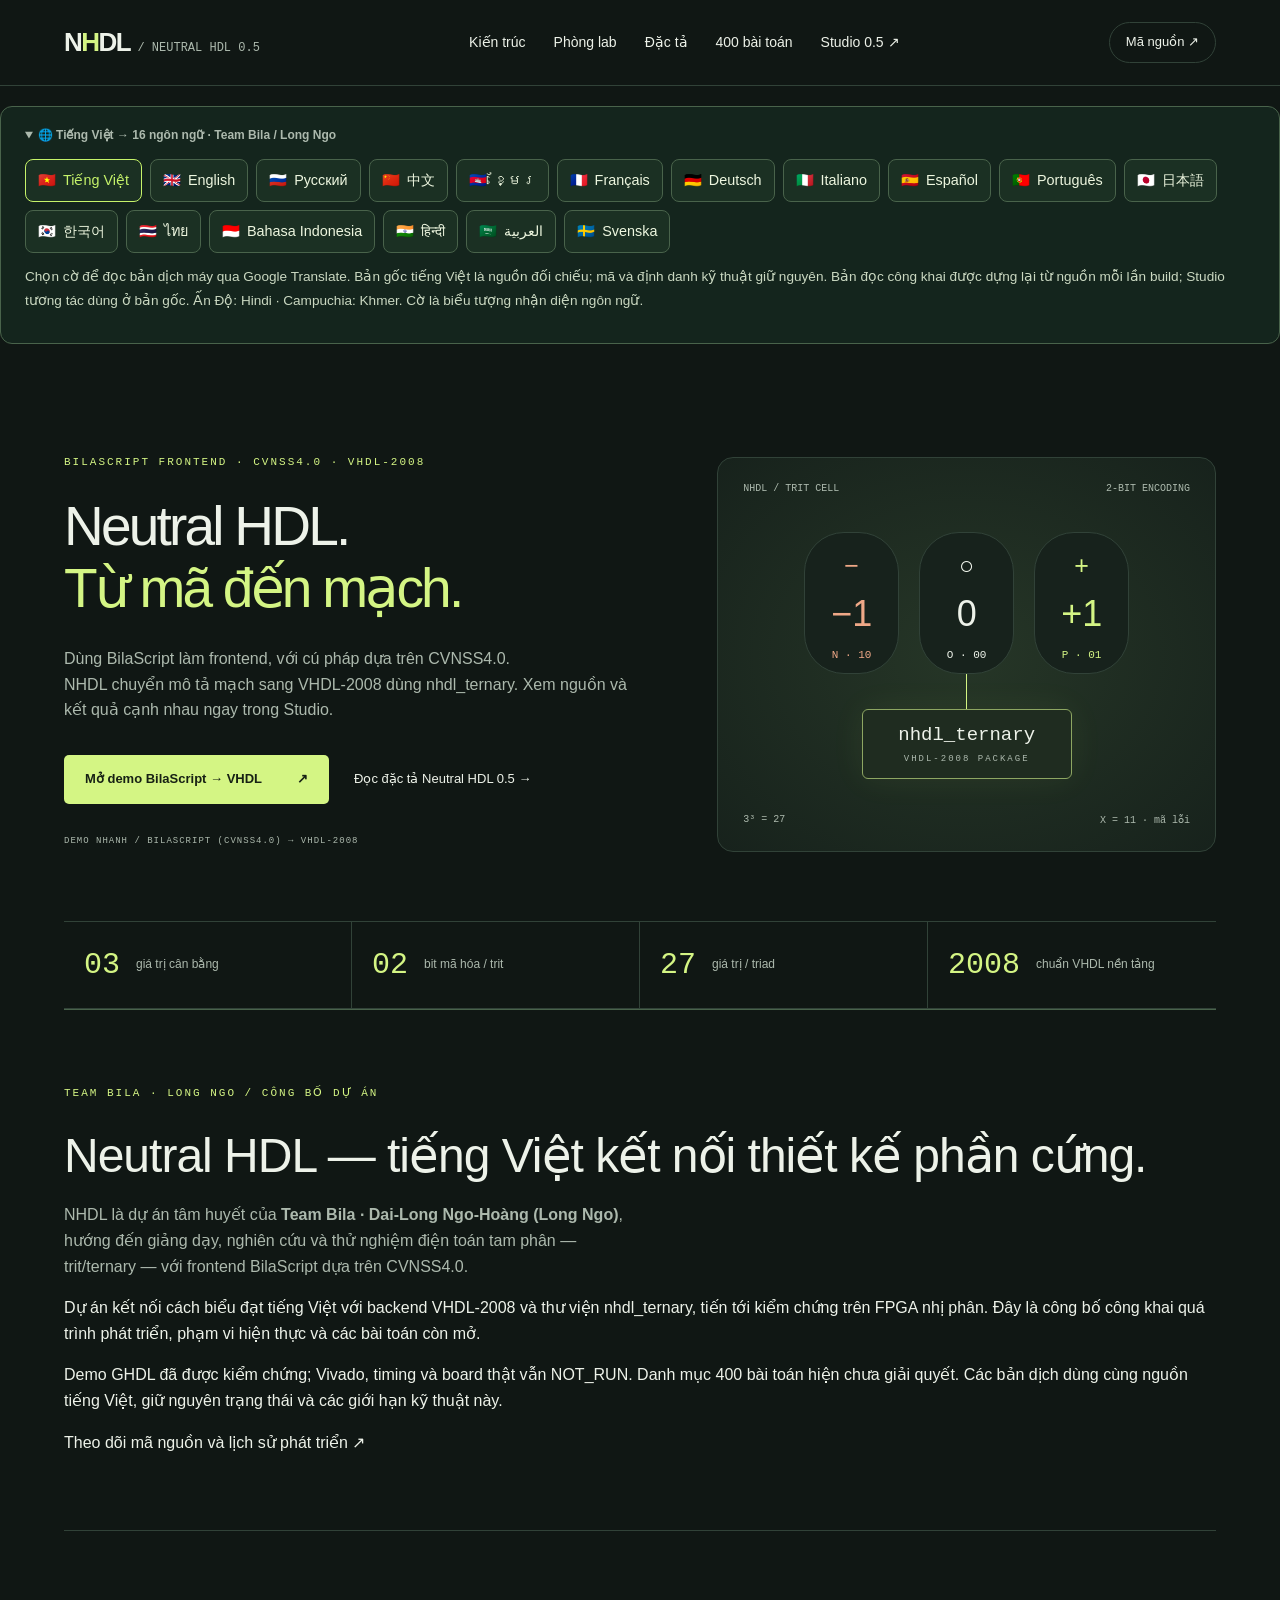
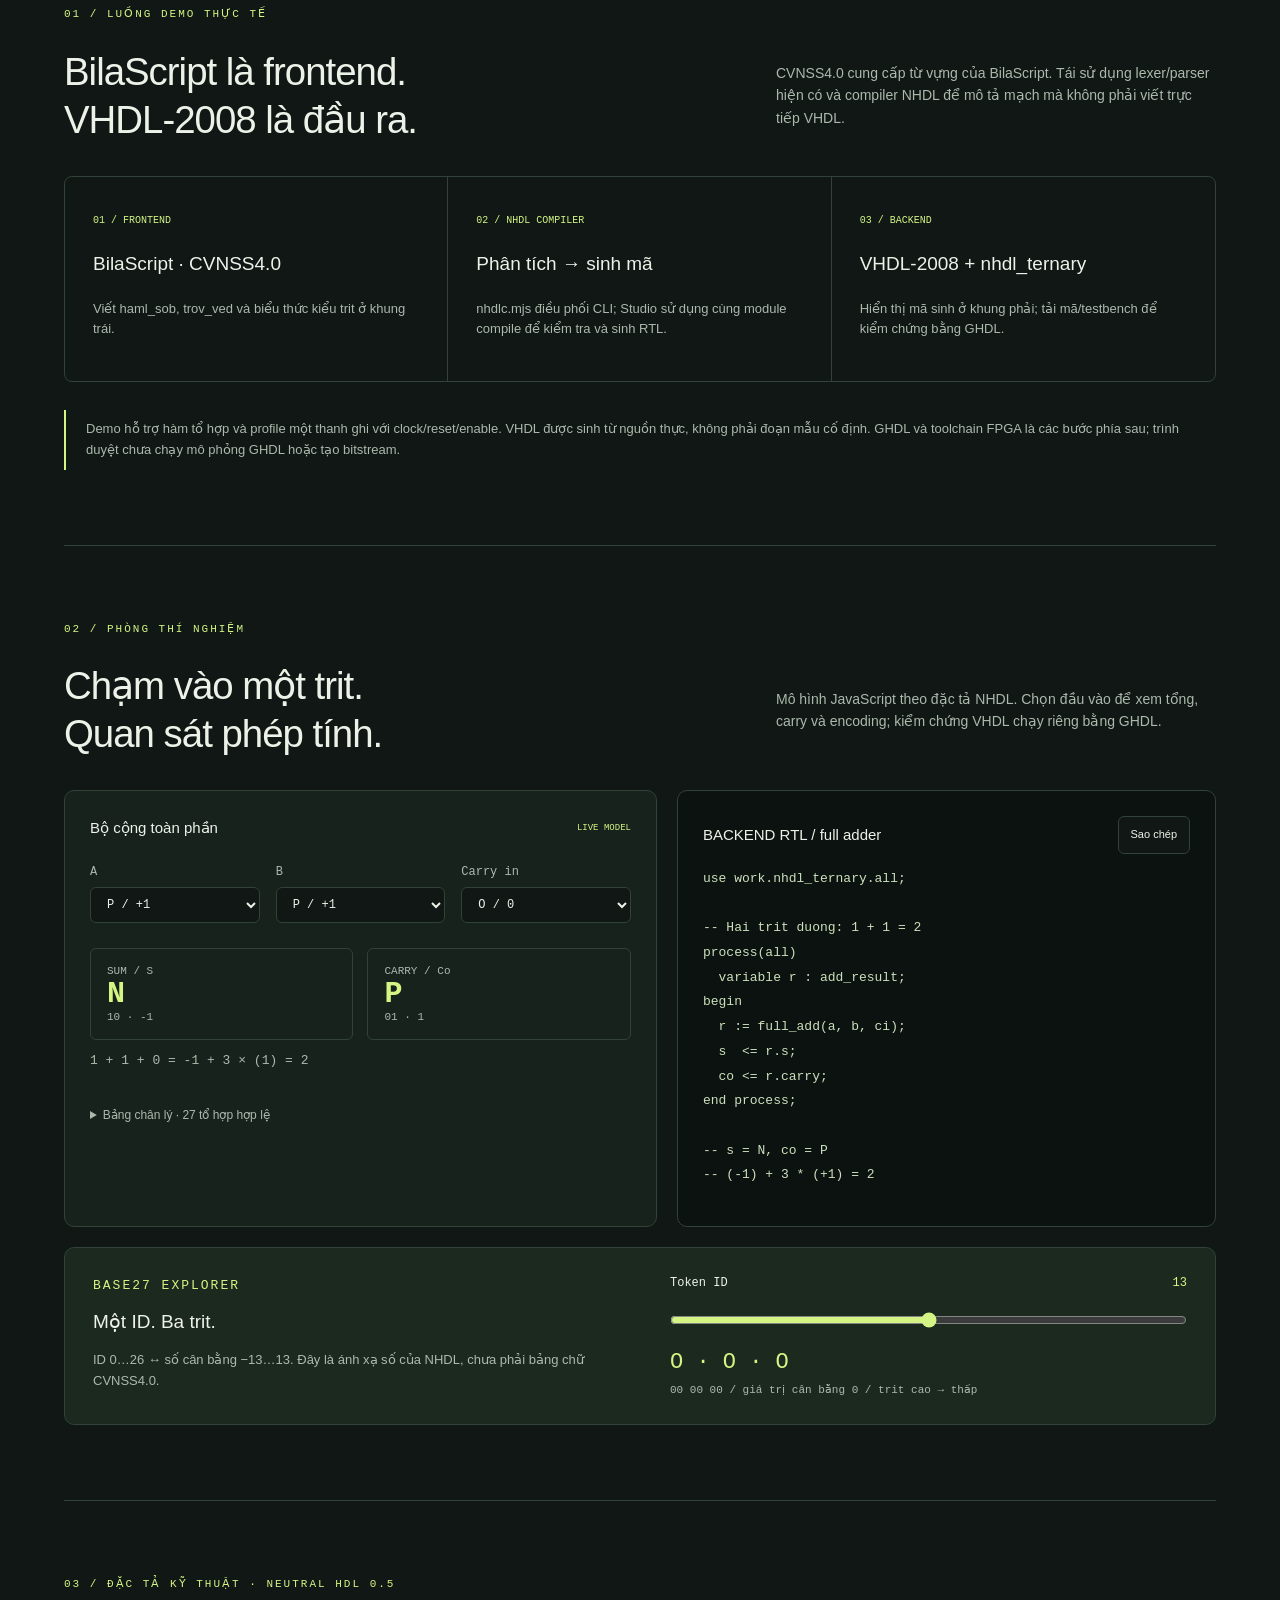
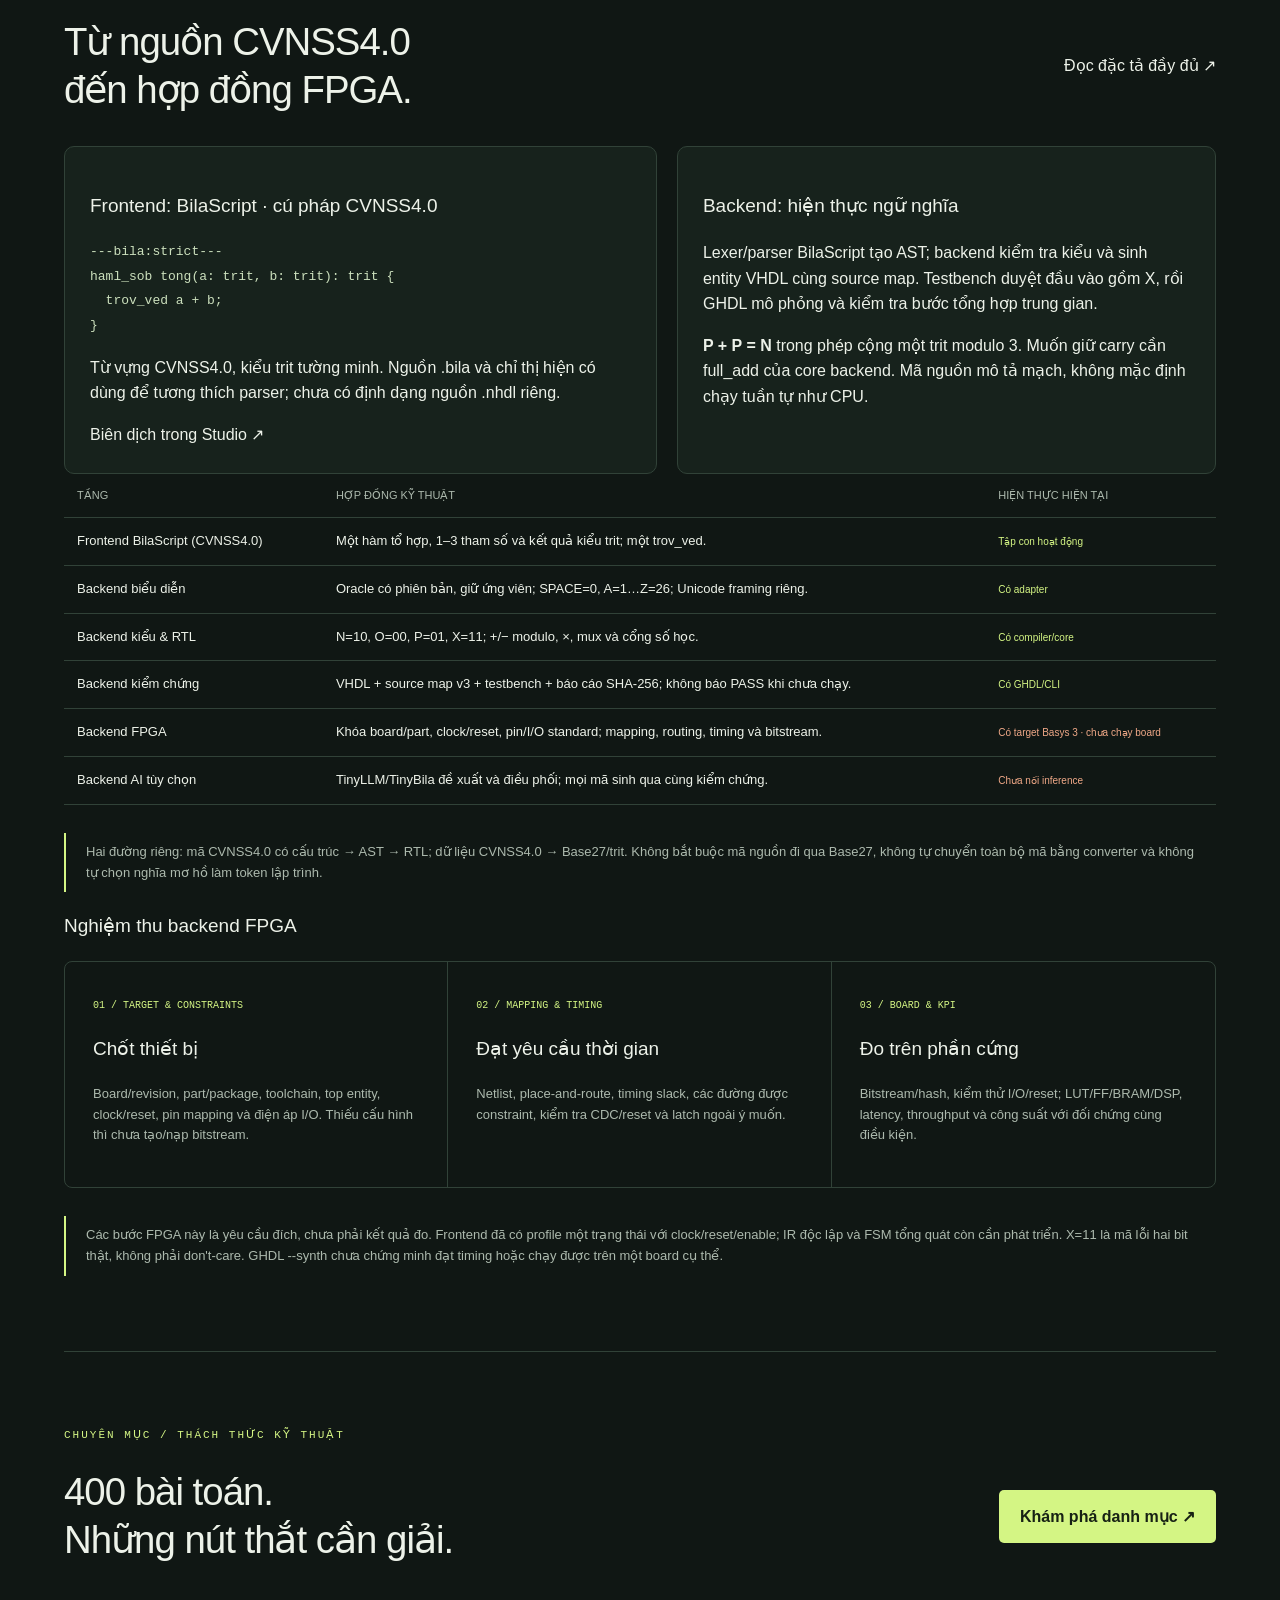
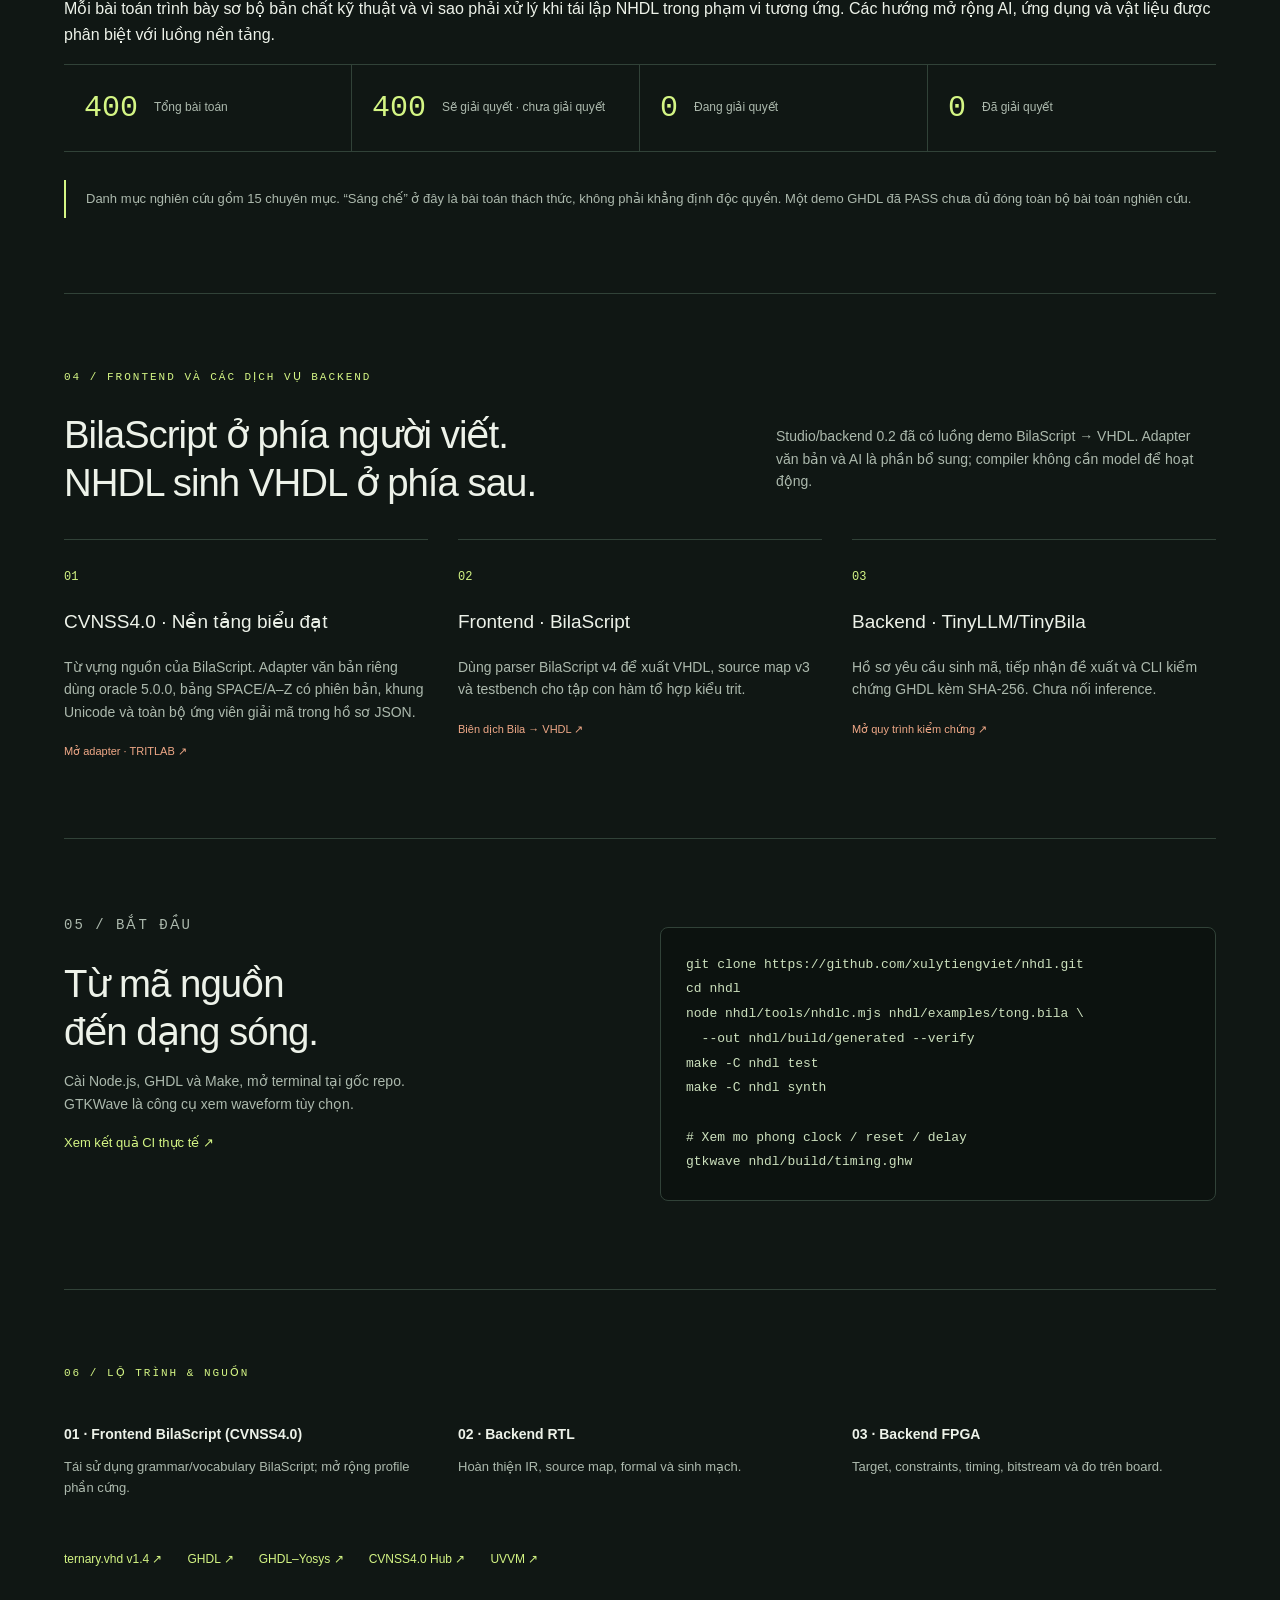
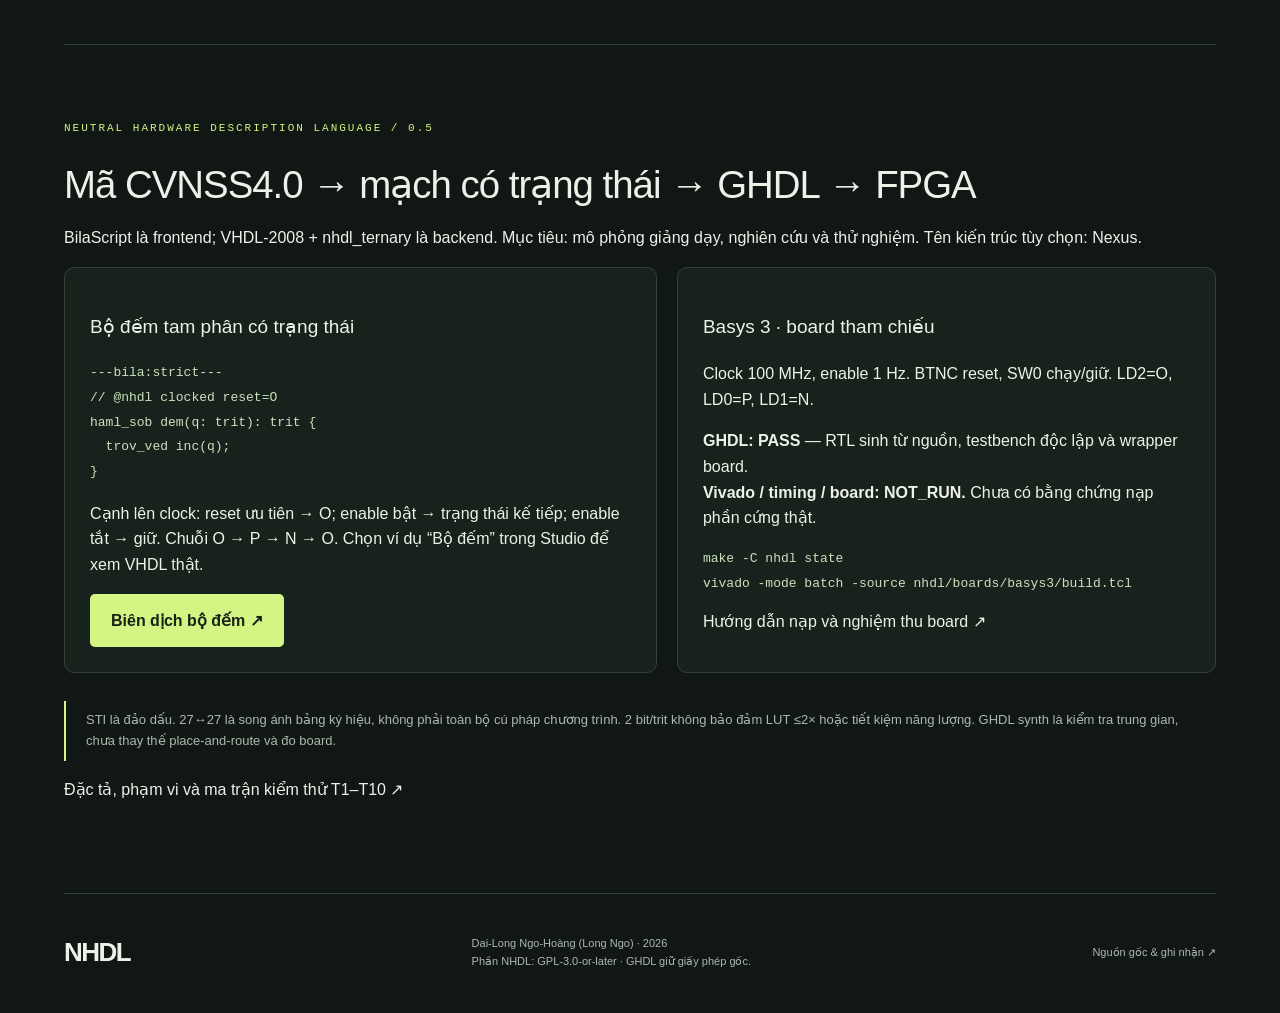
<file: index.html>
<!doctype html><html lang="vi"><head><meta charset="utf-8"><meta name="viewport" content="width=device-width,initial-scale=1"><title>NHDL</title><meta http-equiv="refresh" content="0;url=nhdl/site/index.html"><script>location.replace('nhdl/site/index.html'+location.search+location.hash);</script></head><body><p><a href="nhdl/site/index.html">Mở NHDL 0.2</a></p></body></html>
</file>
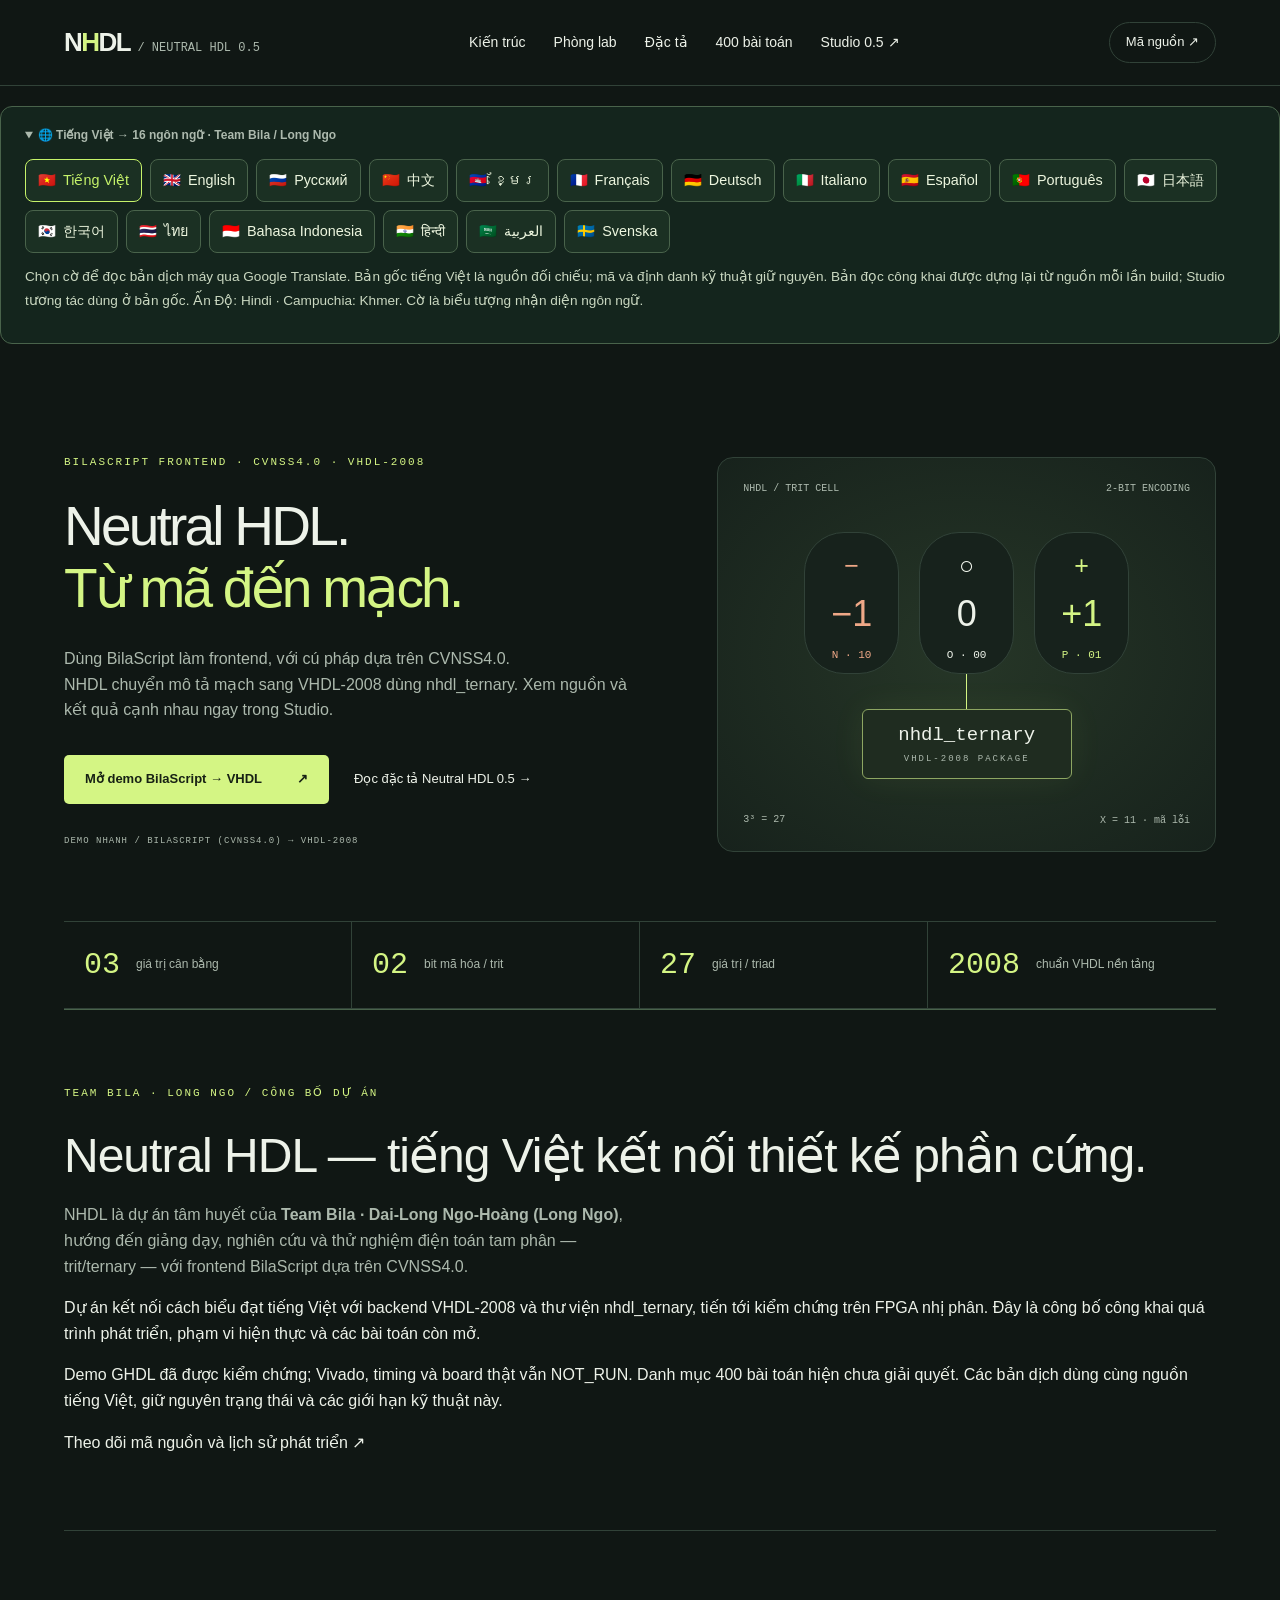
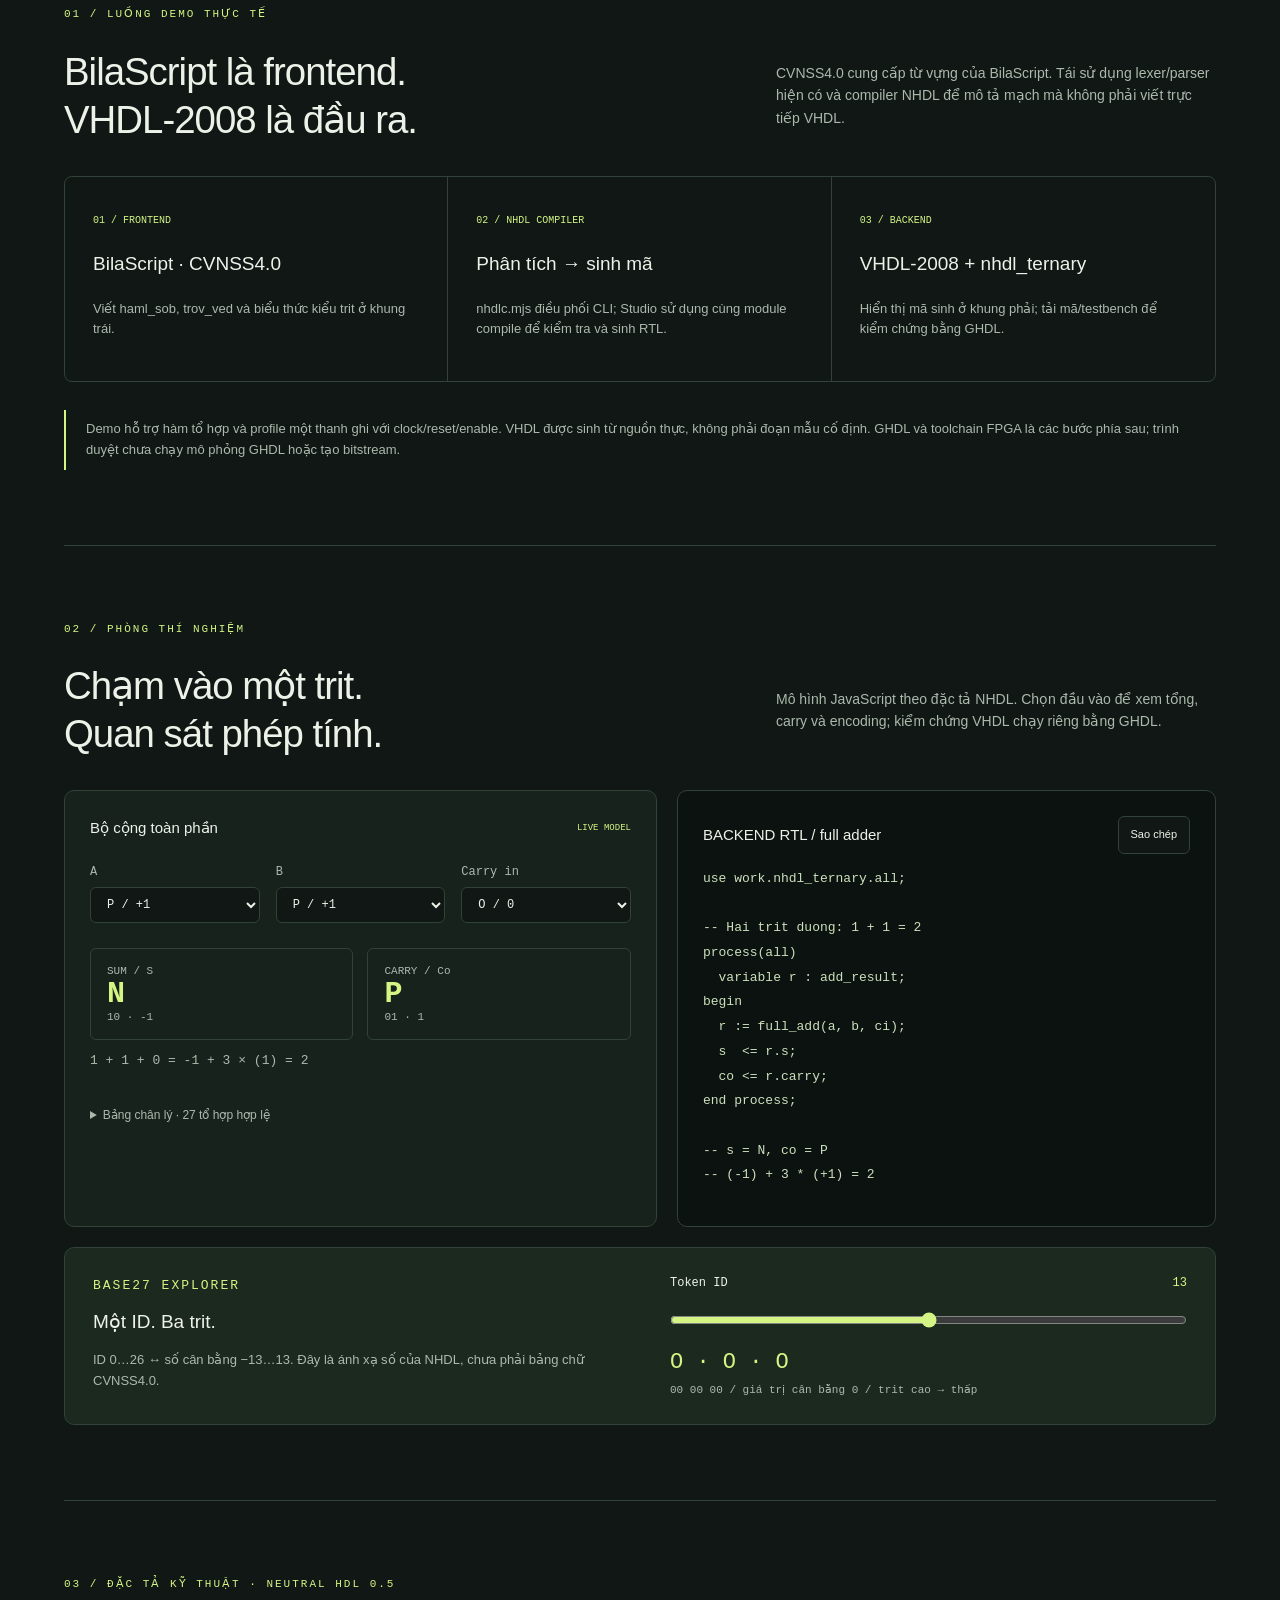
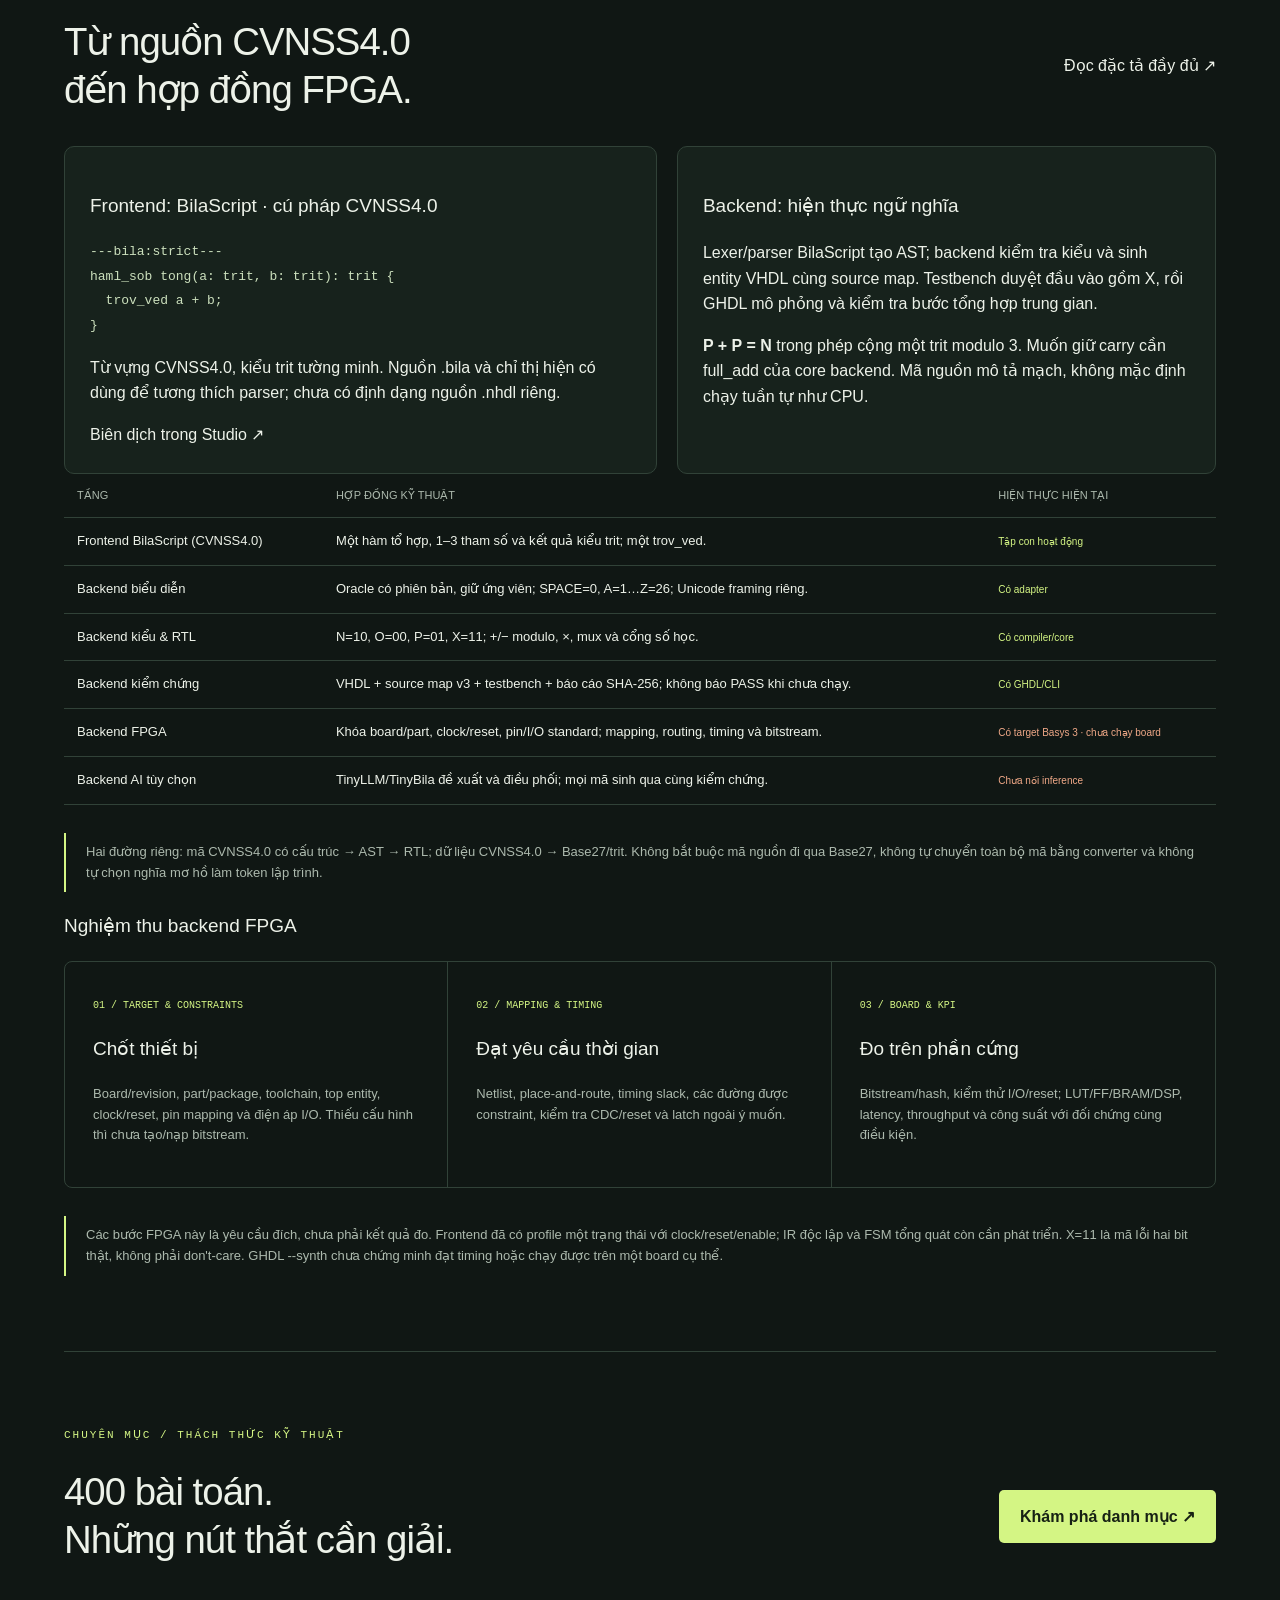
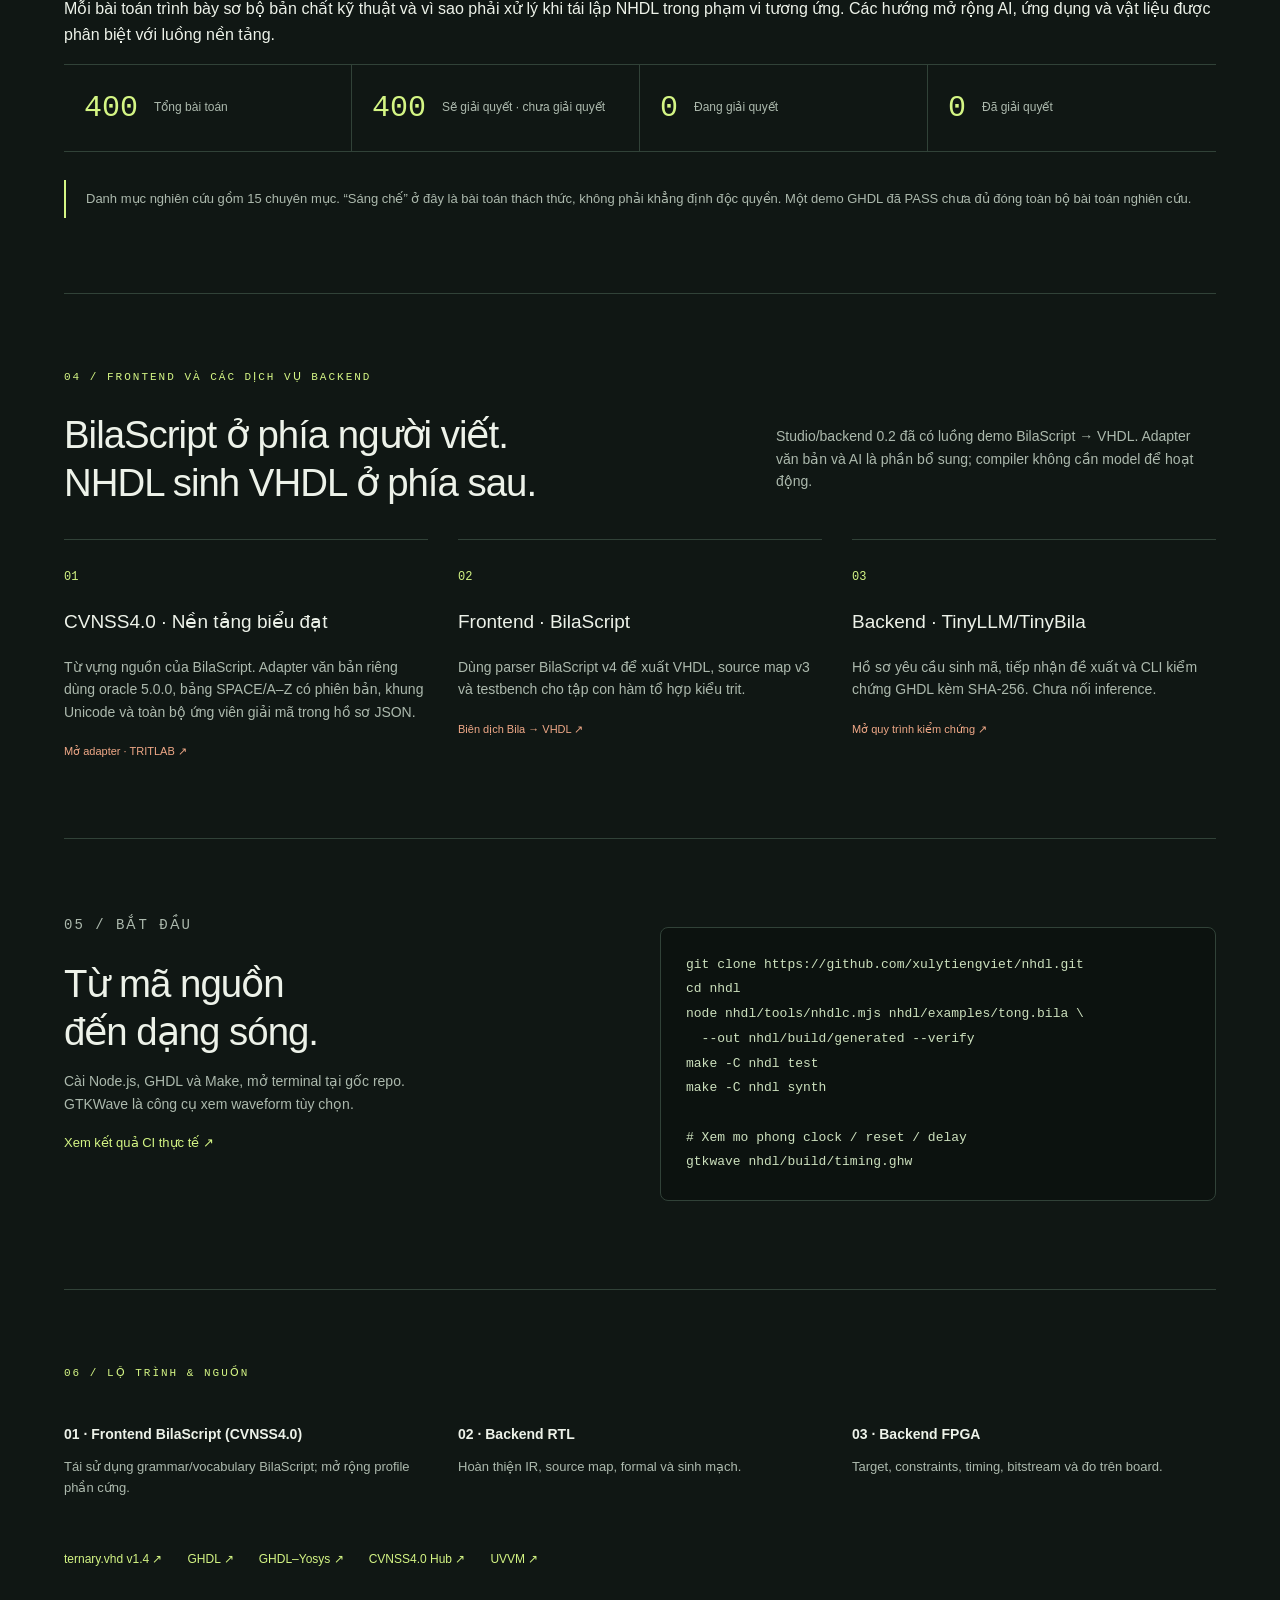
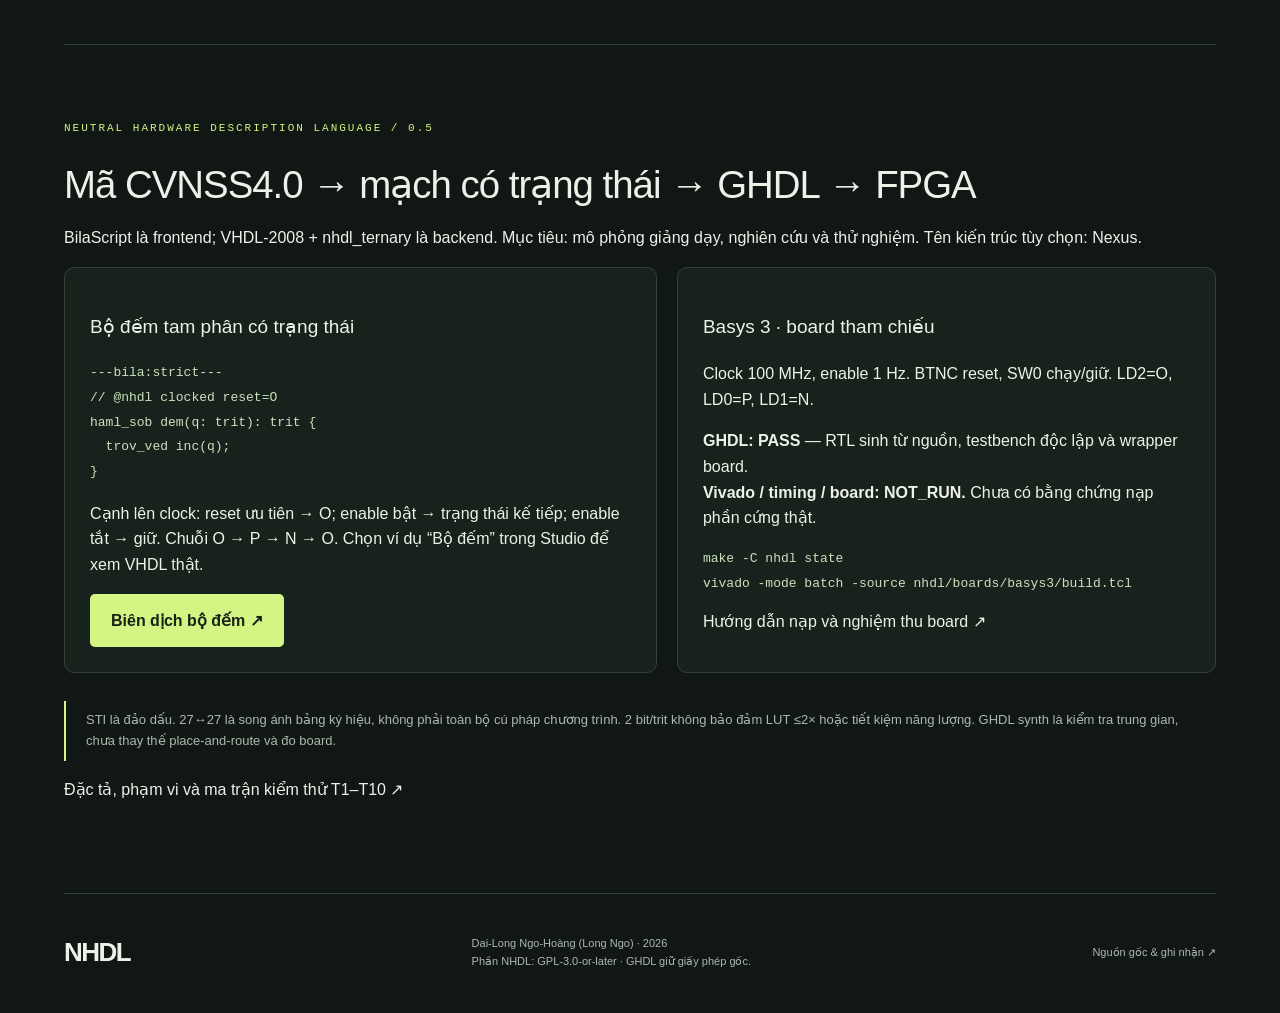
<file: nhdl/site/index.html>
<!doctype html><html lang="vi"><head><meta charset="utf-8"><meta name="viewport" content="width=device-width,initial-scale=1"><meta name="description" content="NHDL — demo BilaScript frontend dựa trên CVNSS4.0, biên dịch sang VHDL-2008."><title>Neutral HDL — CVNSS4.0 · GHDL · FPGA</title><link rel="stylesheet" href="style.css"><link rel="stylesheet" href="i18n/languages.css"></head><body>
<header><a class="brand" href="#">N<span>H</span>DL<span class="version"> / NEUTRAL HDL 0.5</span></a><nav aria-label="Điều hướng"><a href="#architecture">Kiến trúc</a><a href="#lab">Phòng lab</a><a href="#spec">Đặc tả</a><a href="challenges.html">400 bài toán</a><a href="studio.html">Studio 0.5 ↗</a></nav><a class="source" href="https://github.com/xulytiengviet/nhdl">Mã nguồn ↗</a></header><!-- NHDL-LANGUAGES:START --><aside class="language-bar notranslate" translate="no" aria-label="Ngôn ngữ"><details open><summary>🌐 Tiếng Việt → 16 ngôn ngữ · Team Bila / Long Ngo</summary><nav class="language-links" aria-label="Chọn bản dịch"><a href="https://xulytiengviet.github.io/nhdl/nhdl/site/index.html" lang="vi" title="Tiếng Việt" aria-current="page"><span aria-hidden="true">🇻🇳</span><span dir="auto">Tiếng Việt</span></a><a href="https://translate.google.com/translate?sl=vi&amp;tl=en&amp;u=https%3A%2F%2Fxulytiengviet.github.io%2Fnhdl%2Fnhdl%2Fsite%2Fread%2Findex.html%3Fv%3D3564330427ce" lang="en" title="Tiếng Anh"><span aria-hidden="true">🇬🇧</span><span dir="auto">English</span></a><a href="https://translate.google.com/translate?sl=vi&amp;tl=ru&amp;u=https%3A%2F%2Fxulytiengviet.github.io%2Fnhdl%2Fnhdl%2Fsite%2Fread%2Findex.html%3Fv%3D3564330427ce" lang="ru" title="Tiếng Nga"><span aria-hidden="true">🇷🇺</span><span dir="auto">Русский</span></a><a href="https://translate.google.com/translate?sl=vi&amp;tl=zh-CN&amp;u=https%3A%2F%2Fxulytiengviet.github.io%2Fnhdl%2Fnhdl%2Fsite%2Fread%2Findex.html%3Fv%3D3564330427ce" lang="zh-CN" title="Tiếng Trung giản thể"><span aria-hidden="true">🇨🇳</span><span dir="auto">中文</span></a><a href="https://translate.google.com/translate?sl=vi&amp;tl=km&amp;u=https%3A%2F%2Fxulytiengviet.github.io%2Fnhdl%2Fnhdl%2Fsite%2Fread%2Findex.html%3Fv%3D3564330427ce" lang="km" title="Tiếng Khmer — Campuchia"><span aria-hidden="true">🇰🇭</span><span dir="auto">ខ្មែរ</span></a><a href="https://translate.google.com/translate?sl=vi&amp;tl=fr&amp;u=https%3A%2F%2Fxulytiengviet.github.io%2Fnhdl%2Fnhdl%2Fsite%2Fread%2Findex.html%3Fv%3D3564330427ce" lang="fr" title="Tiếng Pháp"><span aria-hidden="true">🇫🇷</span><span dir="auto">Français</span></a><a href="https://translate.google.com/translate?sl=vi&amp;tl=de&amp;u=https%3A%2F%2Fxulytiengviet.github.io%2Fnhdl%2Fnhdl%2Fsite%2Fread%2Findex.html%3Fv%3D3564330427ce" lang="de" title="Tiếng Đức"><span aria-hidden="true">🇩🇪</span><span dir="auto">Deutsch</span></a><a href="https://translate.google.com/translate?sl=vi&amp;tl=it&amp;u=https%3A%2F%2Fxulytiengviet.github.io%2Fnhdl%2Fnhdl%2Fsite%2Fread%2Findex.html%3Fv%3D3564330427ce" lang="it" title="Tiếng Ý"><span aria-hidden="true">🇮🇹</span><span dir="auto">Italiano</span></a><a href="https://translate.google.com/translate?sl=vi&amp;tl=es&amp;u=https%3A%2F%2Fxulytiengviet.github.io%2Fnhdl%2Fnhdl%2Fsite%2Fread%2Findex.html%3Fv%3D3564330427ce" lang="es" title="Tiếng Tây Ban Nha"><span aria-hidden="true">🇪🇸</span><span dir="auto">Español</span></a><a href="https://translate.google.com/translate?sl=vi&amp;tl=pt&amp;u=https%3A%2F%2Fxulytiengviet.github.io%2Fnhdl%2Fnhdl%2Fsite%2Fread%2Findex.html%3Fv%3D3564330427ce" lang="pt" title="Tiếng Bồ Đào Nha"><span aria-hidden="true">🇵🇹</span><span dir="auto">Português</span></a><a href="https://translate.google.com/translate?sl=vi&amp;tl=ja&amp;u=https%3A%2F%2Fxulytiengviet.github.io%2Fnhdl%2Fnhdl%2Fsite%2Fread%2Findex.html%3Fv%3D3564330427ce" lang="ja" title="Tiếng Nhật"><span aria-hidden="true">🇯🇵</span><span dir="auto">日本語</span></a><a href="https://translate.google.com/translate?sl=vi&amp;tl=ko&amp;u=https%3A%2F%2Fxulytiengviet.github.io%2Fnhdl%2Fnhdl%2Fsite%2Fread%2Findex.html%3Fv%3D3564330427ce" lang="ko" title="Tiếng Hàn"><span aria-hidden="true">🇰🇷</span><span dir="auto">한국어</span></a><a href="https://translate.google.com/translate?sl=vi&amp;tl=th&amp;u=https%3A%2F%2Fxulytiengviet.github.io%2Fnhdl%2Fnhdl%2Fsite%2Fread%2Findex.html%3Fv%3D3564330427ce" lang="th" title="Tiếng Thái"><span aria-hidden="true">🇹🇭</span><span dir="auto">ไทย</span></a><a href="https://translate.google.com/translate?sl=vi&amp;tl=id&amp;u=https%3A%2F%2Fxulytiengviet.github.io%2Fnhdl%2Fnhdl%2Fsite%2Fread%2Findex.html%3Fv%3D3564330427ce" lang="id" title="Tiếng Indonesia"><span aria-hidden="true">🇮🇩</span><span dir="auto">Bahasa Indonesia</span></a><a href="https://translate.google.com/translate?sl=vi&amp;tl=hi&amp;u=https%3A%2F%2Fxulytiengviet.github.io%2Fnhdl%2Fnhdl%2Fsite%2Fread%2Findex.html%3Fv%3D3564330427ce" lang="hi" title="Tiếng Hindi — Ấn Độ"><span aria-hidden="true">🇮🇳</span><span dir="auto">हिन्दी</span></a><a href="https://translate.google.com/translate?sl=vi&amp;tl=ar&amp;u=https%3A%2F%2Fxulytiengviet.github.io%2Fnhdl%2Fnhdl%2Fsite%2Fread%2Findex.html%3Fv%3D3564330427ce" lang="ar" title="Tiếng Ả Rập"><span aria-hidden="true">🇸🇦</span><span dir="auto">العربية</span></a><a href="https://translate.google.com/translate?sl=vi&amp;tl=sv&amp;u=https%3A%2F%2Fxulytiengviet.github.io%2Fnhdl%2Fnhdl%2Fsite%2Fread%2Findex.html%3Fv%3D3564330427ce" lang="sv" title="Tiếng Thụy Điển"><span aria-hidden="true">🇸🇪</span><span dir="auto">Svenska</span></a></nav><p>Chọn cờ để đọc bản dịch máy qua Google Translate. Bản gốc tiếng Việt là nguồn đối chiếu; mã và định danh kỹ thuật giữ nguyên. Bản đọc công khai được dựng lại từ nguồn mỗi lần build; Studio tương tác dùng ở bản gốc. Ấn Độ: Hindi · Campuchia: Khmer. Cờ là biểu tượng nhận diện ngôn ngữ.</p></details></aside><!-- NHDL-LANGUAGES:END -->
<main><section class="hero"><div><p class="eyebrow">BILASCRIPT FRONTEND · CVNSS4.0 · VHDL-2008</p><h1>Neutral HDL.<br><span>Từ mã đến mạch.</span></h1><p class="lead">Dùng BilaScript làm frontend, với cú pháp dựa trên CVNSS4.0.<br>NHDL chuyển mô tả mạch sang VHDL-2008 dùng nhdl_ternary. Xem nguồn và kết quả cạnh nhau ngay trong Studio.</p><div class="actions"><a class="button" href="studio.html#frontend">Mở demo BilaScript → VHDL <span>↗</span></a><a href="https://github.com/xulytiengviet/nhdl/blob/master/nhdl/docs/SPEC.md">Đọc đặc tả Neutral HDL 0.5 →</a></div><p class="note">DEMO NHANH / BILASCRIPT (CVNSS4.0) → VHDL-2008</p></div><div class="schematic" aria-label="Ba trạng thái trit được mã hóa bằng hai bit"><div class="schematic-top">NHDL / TRIT CELL <span>2-BIT ENCODING</span></div><div class="trits"><div class="negative">−<strong>−1</strong><small>N · 10</small></div><div class="zero">○<strong>0</strong><small>O · 00</small></div><div class="positive">+<strong>+1</strong><small>P · 01</small></div></div><div class="wire"></div><div class="chip">nhdl_ternary<small>VHDL-2008 PACKAGE</small></div><div class="schematic-bottom"><span>3³ = 27</span><span>X = 11 · mã lỗi</span></div></div></section>
<div class="facts"><div><b>03</b><span>giá trị cân bằng</span></div><div><b>02</b><span>bit mã hóa / trit</span></div><div><b>27</b><span>giá trị / triad</span></div><div><b>2008</b><span>chuẩn VHDL nền tảng</span></div></div>
<section id="publication" class="publication"><p class="eyebrow">TEAM BILA · LONG NGO / CÔNG BỐ DỰ ÁN</p><h2>Neutral HDL — tiếng Việt kết nối thiết kế phần cứng.</h2><p class="lead">NHDL là dự án tâm huyết của <b>Team Bila · Dai‑Long Ngo‑Hoàng (Long Ngo)</b>, hướng đến giảng dạy, nghiên cứu và thử nghiệm điện toán tam phân — trit/ternary — với frontend BilaScript dựa trên CVNSS4.0.</p><p>Dự án kết nối cách biểu đạt tiếng Việt với backend VHDL-2008 và thư viện nhdl_ternary, tiến tới kiểm chứng trên FPGA nhị phân. Đây là công bố công khai quá trình phát triển, phạm vi hiện thực và các bài toán còn mở.</p><p>Demo GHDL đã được kiểm chứng; Vivado, timing và board thật vẫn NOT_RUN. Danh mục 400 bài toán hiện chưa giải quyết. Các bản dịch dùng cùng nguồn tiếng Việt, giữ nguyên trạng thái và các giới hạn kỹ thuật này.</p><a href="https://github.com/xulytiengviet/nhdl">Theo dõi mã nguồn và lịch sử phát triển ↗</a></section><section id="architecture"><p class="eyebrow">01 / LUỒNG DEMO THỰC TẾ</p><div class="section-head"><h2>BilaScript là frontend.<br>VHDL-2008 là đầu ra.</h2><p>CVNSS4.0 cung cấp từ vựng của BilaScript. Tái sử dụng lexer/parser hiện có và compiler NHDL để mô tả mạch mà không phải viết trực tiếp VHDL.</p></div><div class="pipeline"><div><small>01 / FRONTEND</small><h3>BilaScript · CVNSS4.0</h3><p>Viết haml_sob, trov_ved và biểu thức kiểu trit ở khung trái.</p></div><div><small>02 / NHDL COMPILER</small><h3>Phân tích → sinh mã</h3><p>nhdlc.mjs điều phối CLI; Studio sử dụng cùng module compile để kiểm tra và sinh RTL.</p></div><div><small>03 / BACKEND</small><h3>VHDL-2008 + nhdl_ternary</h3><p>Hiển thị mã sinh ở khung phải; tải mã/testbench để kiểm chứng bằng GHDL.</p></div></div><p class="callout">Demo hỗ trợ hàm tổ hợp và profile một thanh ghi với clock/reset/enable. VHDL được sinh từ nguồn thực, không phải đoạn mẫu cố định. GHDL và toolchain FPGA là các bước phía sau; trình duyệt chưa chạy mô phỏng GHDL hoặc tạo bitstream.</p></section>
<section id="lab"><p class="eyebrow">02 / PHÒNG THÍ NGHIỆM</p><div class="section-head"><h2>Chạm vào một trit.<br>Quan sát phép tính.</h2><p>Mô hình JavaScript theo đặc tả NHDL. Chọn đầu vào để xem tổng, carry và encoding; kiểm chứng VHDL chạy riêng bằng GHDL.</p></div><div class="lab-grid"><div class="panel"><div class="panel-title"><h3>Bộ cộng toàn phần</h3><span>LIVE MODEL</span></div><div class="inputs"><label>A<select id="a"><option value="-1">N / −1</option><option value="0">O / 0</option><option value="1" selected>P / +1</option><option value="X">X / lỗi</option></select></label><label>B<select id="b"><option value="-1">N / −1</option><option value="0">O / 0</option><option value="1" selected>P / +1</option><option value="X">X / lỗi</option></select></label><label>Carry in<select id="ci"><option value="-1">N / −1</option><option value="0" selected>O / 0</option><option value="1">P / +1</option><option value="X">X / lỗi</option></select></label></div><div id="result" aria-live="polite"></div><details><summary>Bảng chân lý · 27 tổ hợp hợp lệ</summary><div class="table-scroll"><table><thead><tr><th>A</th><th>B</th><th>Ci</th><th>S</th><th>Co</th></tr></thead><tbody id="truth"></tbody></table></div></details></div><div class="panel code-panel"><div class="panel-title"><h3>BACKEND RTL / full adder</h3><button id="copy" type="button">Sao chép</button></div><pre translate="no" class="notranslate"><code translate="no" class="notranslate" id="code">use work.nhdl_ternary.all;

-- Hai trit duong: 1 + 1 = 2
process(all)
  variable r : add_result;
begin
  r := full_add(a, b, ci);
  s  &lt;= r.s;
  co &lt;= r.carry;
end process;

-- s = N, co = P
-- (-1) + 3 * (+1) = 2</code></pre><p id="copy-status" role="status"></p></div></div>
<div class="base27"><div><p class="eyebrow">BASE27 EXPLORER</p><h3>Một ID. Ba trit.</h3><p>ID 0…26 ↔ số cân bằng −13…13. Đây là ánh xạ số của NHDL, chưa phải bảng chữ CVNSS4.0.</p></div><div><label for="id27">Token ID <output id="id-value">13</output></label><input id="id27" type="range" min="0" max="26" value="13"><div id="triad" aria-live="polite"></div></div></div></section>
<section id="spec"><p class="eyebrow">03 / ĐẶC TẢ KỸ THUẬT · NEUTRAL HDL 0.5</p><div class="section-head"><h2>Từ nguồn CVNSS4.0<br>đến hợp đồng FPGA.</h2><a href="https://github.com/xulytiengviet/nhdl/blob/master/nhdl/docs/SPEC.md">Đọc đặc tả đầy đủ ↗</a></div><div class="lab-grid"><div class="panel"><h3>Frontend: BilaScript · cú pháp CVNSS4.0</h3><pre translate="no" class="notranslate"><code translate="no" class="notranslate">---bila:strict---
haml_sob tong(a: trit, b: trit): trit {
  trov_ved a + b;
}</code></pre><p>Từ vựng CVNSS4.0, kiểu trit tường minh. Nguồn .bila và chỉ thị hiện có dùng để tương thích parser; chưa có định dạng nguồn .nhdl riêng.</p><a href="studio.html#frontend">Biên dịch trong Studio ↗</a></div><div class="panel"><h3>Backend: hiện thực ngữ nghĩa</h3><p>Lexer/parser BilaScript tạo AST; backend kiểm tra kiểu và sinh entity VHDL cùng source map. Testbench duyệt đầu vào gồm X, rồi GHDL mô phỏng và kiểm tra bước tổng hợp trung gian.</p><p><b>P + P = N</b> trong phép cộng một trit modulo 3. Muốn giữ carry cần full_add của core backend. Mã nguồn mô tả mạch, không mặc định chạy tuần tự như CPU.</p></div></div><div class="table-scroll"><table class="spec-table"><thead><tr><th>Tầng</th><th>Hợp đồng kỹ thuật</th><th>Hiện thực hiện tại</th></tr></thead><tbody><tr><td>Frontend BilaScript (CVNSS4.0)</td><td>Một hàm tổ hợp, 1–3 tham số và kết quả kiểu trit; một trov_ved.</td><td><span class="tag">Tập con hoạt động</span></td></tr><tr><td>Backend biểu diễn</td><td>Oracle có phiên bản, giữ ứng viên; SPACE=0, A=1…Z=26; Unicode framing riêng.</td><td><span class="tag">Có adapter</span></td></tr><tr><td>Backend kiểu & RTL</td><td>N=10, O=00, P=01, X=11; +/− modulo, ×, mux và cổng số học.</td><td><span class="tag">Có compiler/core</span></td></tr><tr><td>Backend kiểm chứng</td><td>VHDL + source map v3 + testbench + báo cáo SHA-256; không báo PASS khi chưa chạy.</td><td><span class="tag">Có GHDL/CLI</span></td></tr><tr><td>Backend FPGA</td><td>Khóa board/part, clock/reset, pin/I/O standard; mapping, routing, timing và bitstream.</td><td><span class="tag pending">Có target Basys 3 · chưa chạy board</span></td></tr><tr><td>Backend AI tùy chọn</td><td>TinyLLM/TinyBila đề xuất và điều phối; mọi mã sinh qua cùng kiểm chứng.</td><td><span class="tag pending">Chưa nối inference</span></td></tr></tbody></table></div><p class="callout">Hai đường riêng: mã CVNSS4.0 có cấu trúc → AST → RTL; dữ liệu CVNSS4.0 → Base27/trit. Không bắt buộc mã nguồn đi qua Base27, không tự chuyển toàn bộ mã bằng converter và không tự chọn nghĩa mơ hồ làm token lập trình.</p><h3>Nghiệm thu backend FPGA</h3><div class="pipeline"><div><small>01 / TARGET & CONSTRAINTS</small><h3>Chốt thiết bị</h3><p>Board/revision, part/package, toolchain, top entity, clock/reset, pin mapping và điện áp I/O. Thiếu cấu hình thì chưa tạo/nạp bitstream.</p></div><div><small>02 / MAPPING & TIMING</small><h3>Đạt yêu cầu thời gian</h3><p>Netlist, place-and-route, timing slack, các đường được constraint, kiểm tra CDC/reset và latch ngoài ý muốn.</p></div><div><small>03 / BOARD & KPI</small><h3>Đo trên phần cứng</h3><p>Bitstream/hash, kiểm thử I/O/reset; LUT/FF/BRAM/DSP, latency, throughput và công suất với đối chứng cùng điều kiện.</p></div></div><p class="callout">Các bước FPGA này là yêu cầu đích, chưa phải kết quả đo. Frontend đã có profile một trạng thái với clock/reset/enable; IR độc lập và FSM tổng quát còn cần phát triển. X=11 là mã lỗi hai bit thật, không phải don't-care. GHDL --synth chưa chứng minh đạt timing hoặc chạy được trên một board cụ thể.</p></section>
<section id="challenges"><p class="eyebrow">CHUYÊN MỤC / THÁCH THỨC KỸ THUẬT</p><div class="section-head"><h2>400 bài toán.<br>Những nút thắt cần giải.</h2><a class="button" href="challenges.html">Khám phá danh mục ↗</a></div><p>Mỗi bài toán trình bày sơ bộ bản chất kỹ thuật và vì sao phải xử lý khi tái lập NHDL trong phạm vi tương ứng. Các hướng mở rộng AI, ứng dụng và vật liệu được phân biệt với luồng nền tảng.</p><div class="facts"><div><b>400</b><span>Tổng bài toán</span></div><div><b>400</b><span>Sẽ giải quyết · chưa giải quyết</span></div><div><b>0</b><span>Đang giải quyết</span></div><div><b>0</b><span>Đã giải quyết</span></div></div><p class="callout">Danh mục nghiên cứu gồm 15 chuyên mục. “Sáng chế” ở đây là bài toán thách thức, không phải khẳng định độc quyền. Một demo GHDL đã PASS chưa đủ đóng toàn bộ bài toán nghiên cứu.</p></section><section id="ecosystem"><p class="eyebrow">04 / FRONTEND VÀ CÁC DỊCH VỤ BACKEND</p><div class="section-head"><h2>BilaScript ở phía người viết.<br>NHDL sinh VHDL ở phía sau.</h2><p>Studio/backend 0.2 đã có luồng demo BilaScript → VHDL. Adapter văn bản và AI là phần bổ sung; compiler không cần model để hoạt động.</p></div><div class="eco"><article><span>01</span><h3>CVNSS4.0 · Nền tảng biểu đạt</h3><p>Từ vựng nguồn của BilaScript. Adapter văn bản riêng dùng oracle 5.0.0, bảng SPACE/A–Z có phiên bản, khung Unicode và toàn bộ ứng viên giải mã trong hồ sơ JSON.</p><small><a href="studio.html#vietnamese">Mở adapter · TRITLAB ↗</a></small></article><article><span>02</span><h3>Frontend · BilaScript</h3><p>Dùng parser BilaScript v4 để xuất VHDL, source map v3 và testbench cho tập con hàm tổ hợp kiểu trit.</p><small><a href="studio.html#frontend">Biên dịch Bila → VHDL ↗</a></small></article><article><span>03</span><h3>Backend · TinyLLM/TinyBila</h3><p>Hồ sơ yêu cầu sinh mã, tiếp nhận đề xuất và CLI kiểm chứng GHDL kèm SHA-256. Chưa nối inference.</p><small><a href="studio.html#assistant">Mở quy trình kiểm chứng ↗</a></small></article></div></section>
<section id="start" class="getting-started"><div><p class="eyebrow">05 / BẮT ĐẦU</p><h2>Từ mã nguồn<br>đến dạng sóng.</h2><p>Cài Node.js, GHDL và Make, mở terminal tại gốc repo.<br>GTKWave là công cụ xem waveform tùy chọn.</p><a href="https://github.com/xulytiengviet/nhdl/actions/workflows/nhdl.yml">Xem kết quả CI thực tế ↗</a></div><pre translate="no" class="notranslate"><code translate="no" class="notranslate">git clone https://github.com/xulytiengviet/nhdl.git
cd nhdl
node nhdl/tools/nhdlc.mjs nhdl/examples/tong.bila \
  --out nhdl/build/generated --verify
make -C nhdl test
make -C nhdl synth

# Xem mo phong clock / reset / delay
gtkwave nhdl/build/timing.ghw</code></pre></section>
<section><p class="eyebrow">06 / LỘ TRÌNH & NGUỒN</p><div class="roadmap"><p><b>01 · Frontend BilaScript (CVNSS4.0)</b><span>Tái sử dụng grammar/vocabulary BilaScript; mở rộng profile phần cứng.</span></p><p><b>02 · Backend RTL</b><span>Hoàn thiện IR, source map, formal và sinh mạch.</span></p><p><b>03 · Backend FPGA</b><span>Target, constraints, timing, bitstream và đo trên board.</span></p></div><div class="references"><a href="https://gitlab.com/ternary/ternary/-/blob/master/vhdl/ternary.vhd">ternary.vhd v1.4 ↗</a><a href="https://ghdl.github.io/ghdl/">GHDL ↗</a><a href="https://github.com/ghdl/ghdl-yosys-plugin">GHDL–Yosys ↗</a><a href="https://github.com/xulytiengviet/CVNSS40_Tutor">CVNSS4.0 Hub ↗</a><a href="https://github.com/UVVM/UVVM">UVVM ↗</a></div></section><section id="fpga"><p class="eyebrow">NEUTRAL HARDWARE DESCRIPTION LANGUAGE / 0.5</p><h2>Mã CVNSS4.0 → mạch có trạng thái → GHDL → FPGA</h2><p>BilaScript là frontend; VHDL-2008 + nhdl_ternary là backend. Mục tiêu: mô phỏng giảng dạy, nghiên cứu và thử nghiệm. Tên kiến trúc tùy chọn: Nexus.</p><div class="lab-grid"><div class="panel"><h3>Bộ đếm tam phân có trạng thái</h3><pre translate="no" class="notranslate">---bila:strict---
// @nhdl clocked reset=O
haml_sob dem(q: trit): trit {
  trov_ved inc(q);
}</pre><p>Cạnh lên clock: reset ưu tiên → O; enable bật → trạng thái kế tiếp; enable tắt → giữ. Chuỗi O → P → N → O. Chọn ví dụ “Bộ đếm” trong Studio để xem VHDL thật.</p><a class="button" href="studio.html#frontend">Biên dịch bộ đếm ↗</a></div><div class="panel"><h3>Basys 3 · board tham chiếu</h3><p>Clock 100 MHz, enable 1 Hz. BTNC reset, SW0 chạy/giữ. LD2=O, LD0=P, LD1=N.</p><p><b>GHDL: PASS</b> — RTL sinh từ nguồn, testbench độc lập và wrapper board.<br><b>Vivado / timing / board: NOT_RUN.</b> Chưa có bằng chứng nạp phần cứng thật.</p><pre translate="no" class="notranslate">make -C nhdl state
vivado -mode batch -source nhdl/boards/basys3/build.tcl</pre><a href="https://github.com/xulytiengviet/nhdl/blob/master/nhdl/boards/basys3/README.md">Hướng dẫn nạp và nghiệm thu board ↗</a></div></div><p class="callout">STI là đảo dấu. 27↔27 là song ánh bảng ký hiệu, không phải toàn bộ cú pháp chương trình. 2 bit/trit không bảo đảm LUT ≤2× hoặc tiết kiệm năng lượng. GHDL synth là kiểm tra trung gian, chưa thay thế place-and-route và đo board.</p><p><a href="https://github.com/xulytiengviet/nhdl/blob/master/nhdl/docs/SPEC.md">Đặc tả, phạm vi và ma trận kiểm thử T1–T10 ↗</a></p></section></main><footer><a class="brand" href="#">NHDL</a><p>Dai‑Long Ngo‑Hoàng (Long Ngo) · 2026<br>Phần NHDL: GPL-3.0-or-later · GHDL giữ giấy phép gốc.</p><a href="https://github.com/xulytiengviet/nhdl/blob/master/nhdl/NOTICE.md">Nguồn gốc & ghi nhận ↗</a></footer><script src="model.js"></script><script src="app.js"></script></body></html>
</file>
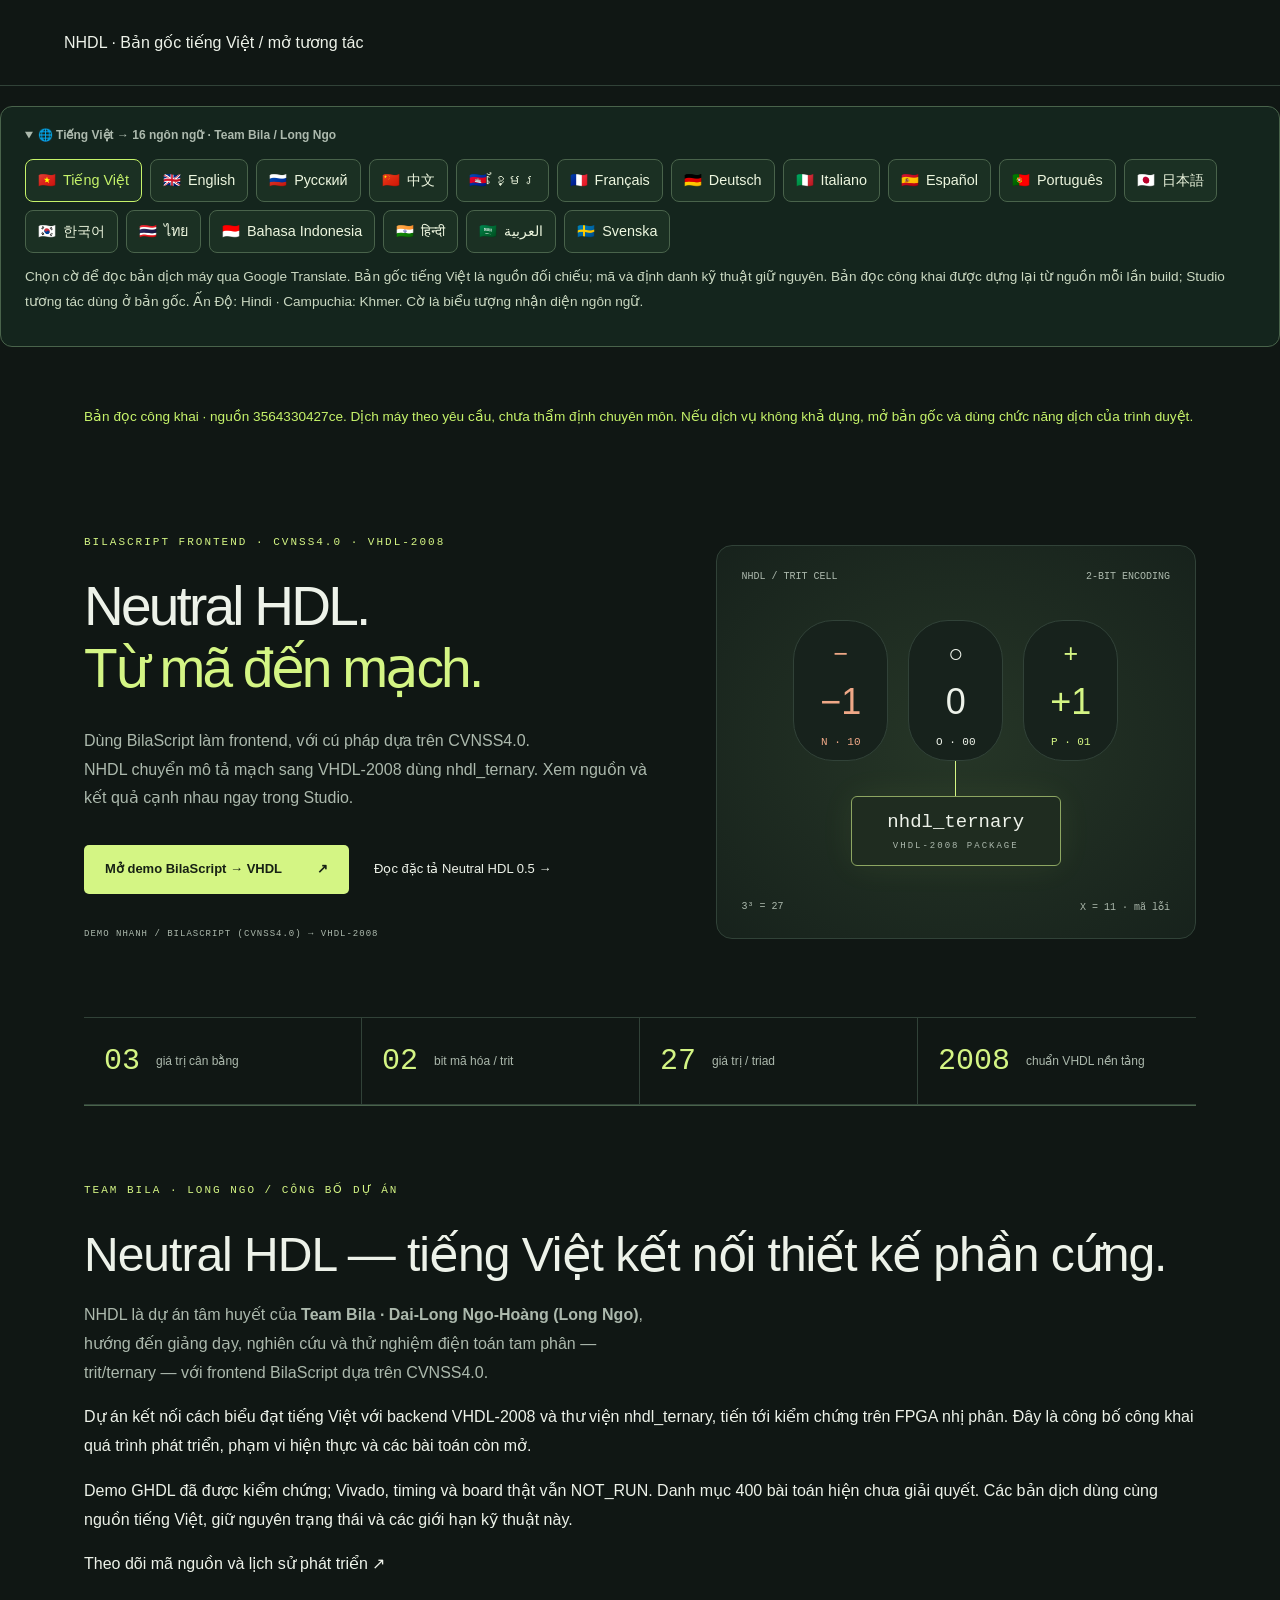
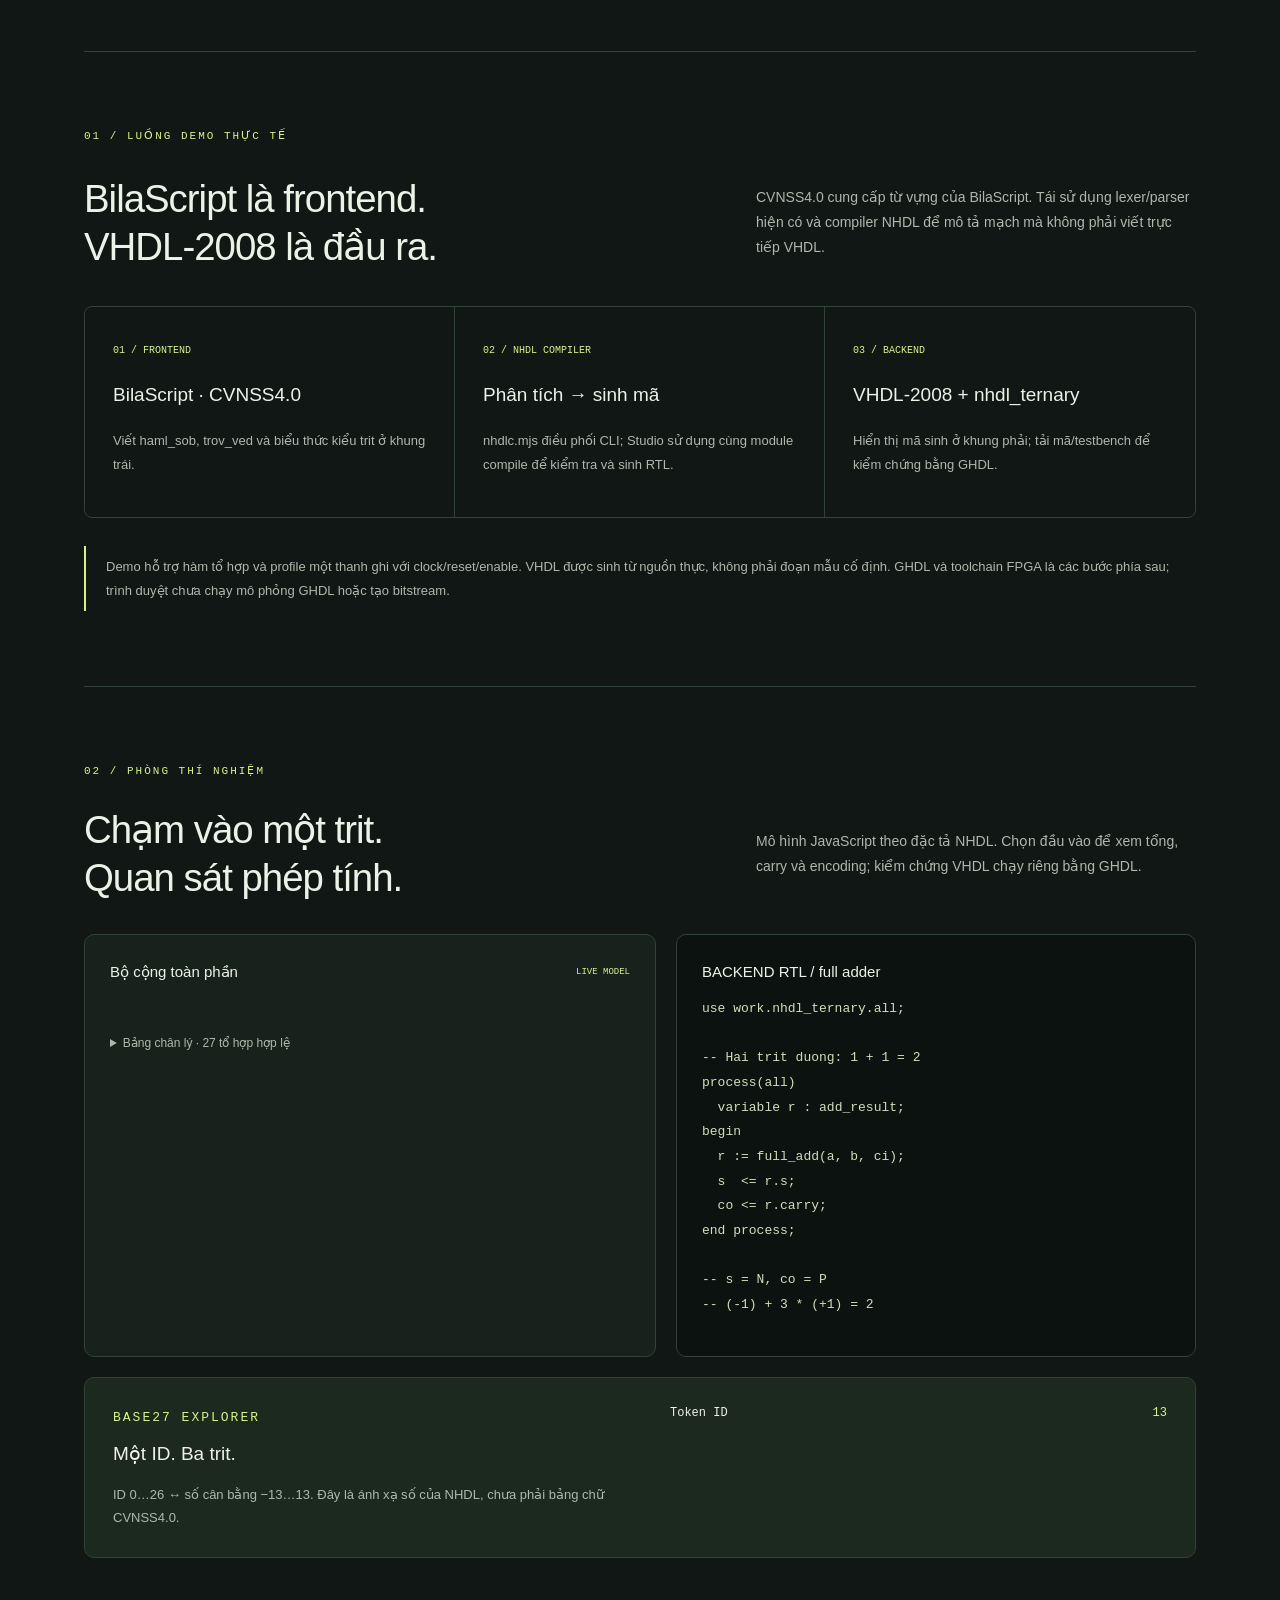
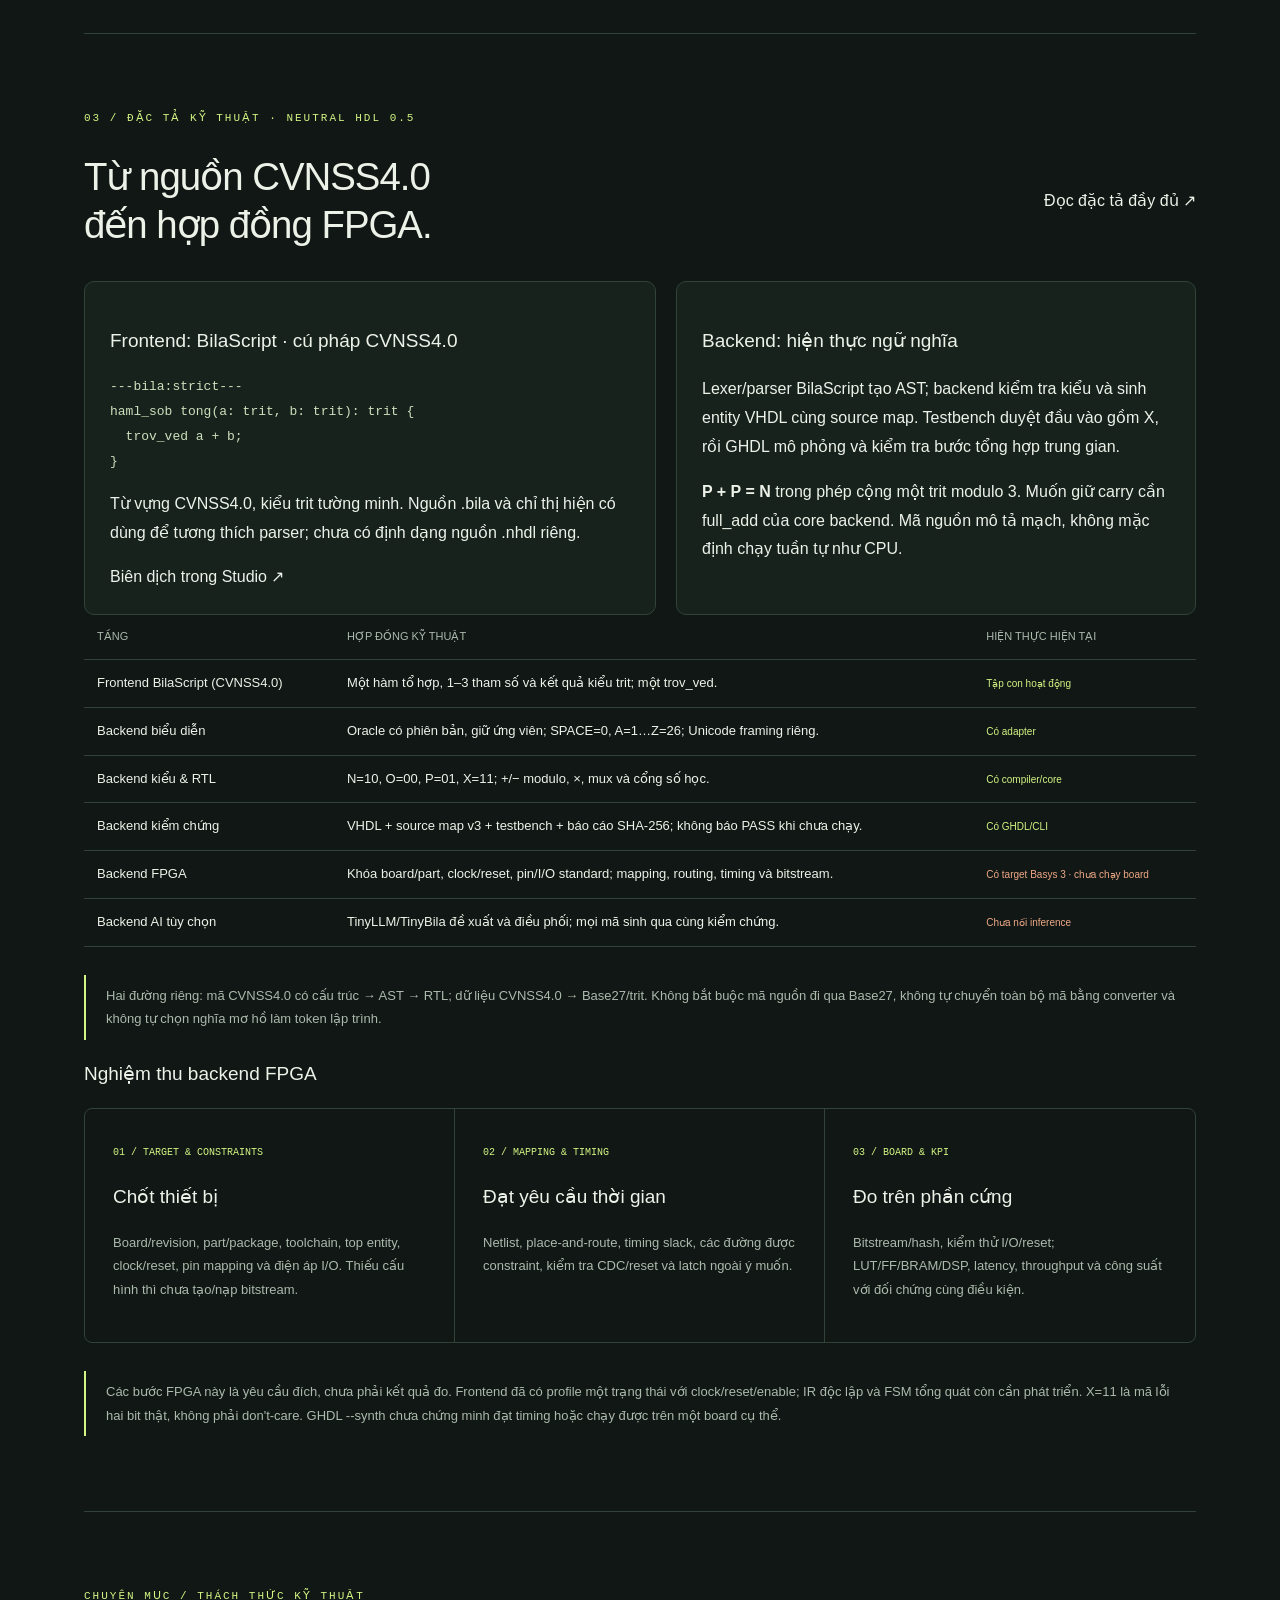
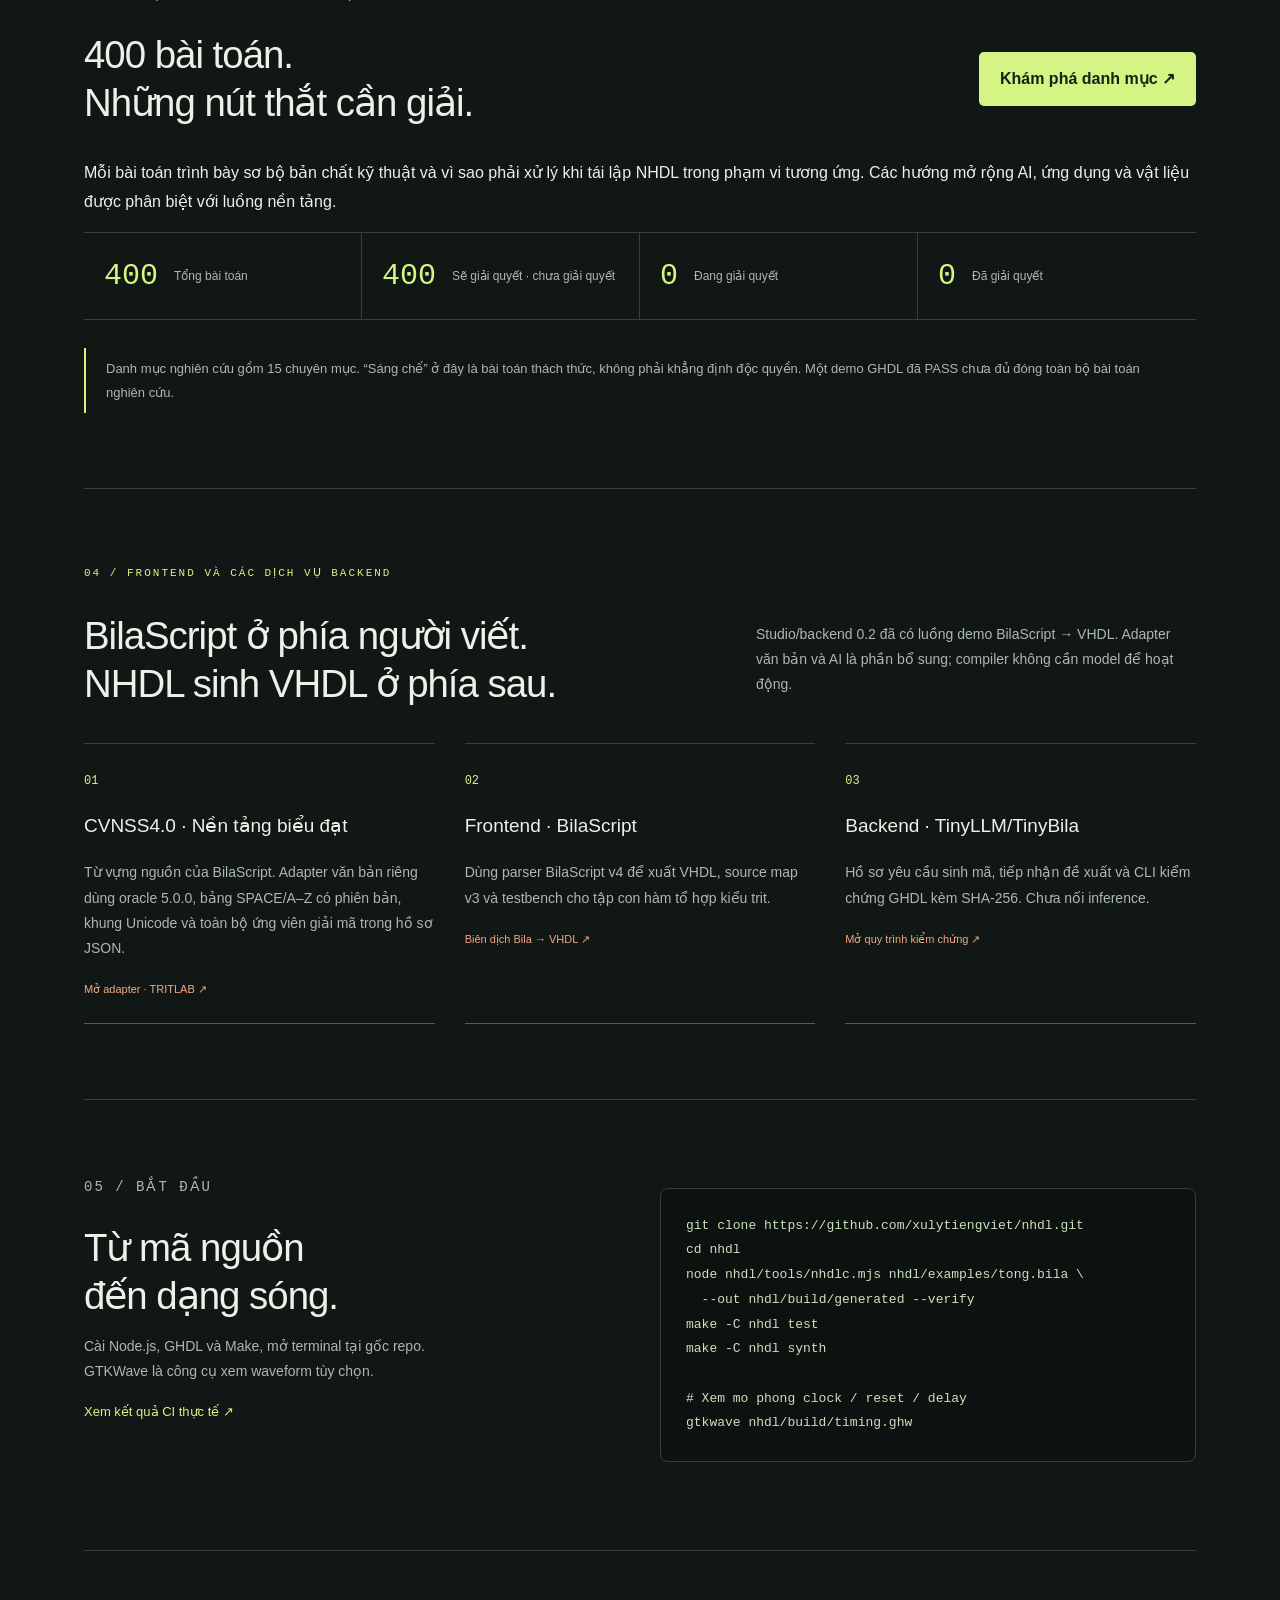
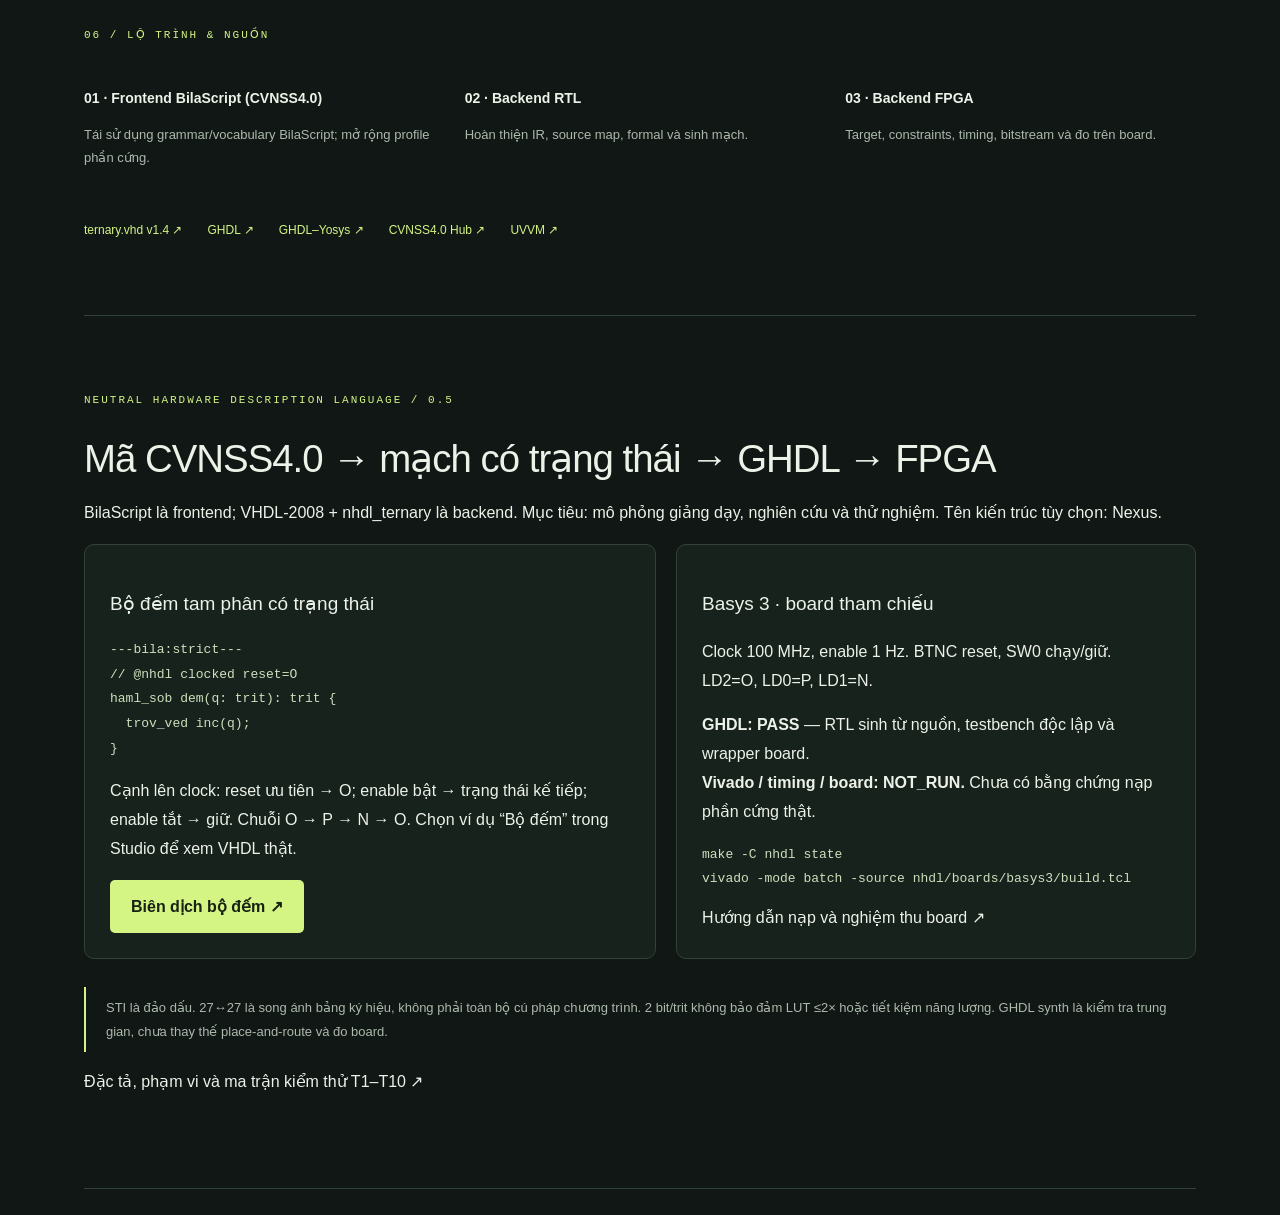
<file: nhdl/site/read/index.html>
<!doctype html><html lang="vi"><head><meta charset="utf-8"><meta name="viewport" content="width=device-width,initial-scale=1"><title>NHDL · Team Bila / Long Ngo · Bản đọc công khai</title><link rel="stylesheet" href="../style.css"><link rel="stylesheet" href="../i18n/languages.css"></head><body class="reading"><header><a href="https://xulytiengviet.github.io/nhdl/nhdl/site/index.html">NHDL · Bản gốc tiếng Việt / mở tương tác</a></header><!-- NHDL-LANGUAGES:START --><aside class="language-bar notranslate" translate="no" aria-label="Ngôn ngữ"><details open><summary>🌐 Tiếng Việt → 16 ngôn ngữ · Team Bila / Long Ngo</summary><nav class="language-links" aria-label="Chọn bản dịch"><a href="https://xulytiengviet.github.io/nhdl/nhdl/site/index.html" lang="vi" title="Tiếng Việt" aria-current="page"><span aria-hidden="true">🇻🇳</span><span dir="auto">Tiếng Việt</span></a><a href="https://translate.google.com/translate?sl=vi&amp;tl=en&amp;u=https%3A%2F%2Fxulytiengviet.github.io%2Fnhdl%2Fnhdl%2Fsite%2Fread%2Findex.html%3Fv%3D3564330427ce" lang="en" title="Tiếng Anh"><span aria-hidden="true">🇬🇧</span><span dir="auto">English</span></a><a href="https://translate.google.com/translate?sl=vi&amp;tl=ru&amp;u=https%3A%2F%2Fxulytiengviet.github.io%2Fnhdl%2Fnhdl%2Fsite%2Fread%2Findex.html%3Fv%3D3564330427ce" lang="ru" title="Tiếng Nga"><span aria-hidden="true">🇷🇺</span><span dir="auto">Русский</span></a><a href="https://translate.google.com/translate?sl=vi&amp;tl=zh-CN&amp;u=https%3A%2F%2Fxulytiengviet.github.io%2Fnhdl%2Fnhdl%2Fsite%2Fread%2Findex.html%3Fv%3D3564330427ce" lang="zh-CN" title="Tiếng Trung giản thể"><span aria-hidden="true">🇨🇳</span><span dir="auto">中文</span></a><a href="https://translate.google.com/translate?sl=vi&amp;tl=km&amp;u=https%3A%2F%2Fxulytiengviet.github.io%2Fnhdl%2Fnhdl%2Fsite%2Fread%2Findex.html%3Fv%3D3564330427ce" lang="km" title="Tiếng Khmer — Campuchia"><span aria-hidden="true">🇰🇭</span><span dir="auto">ខ្មែរ</span></a><a href="https://translate.google.com/translate?sl=vi&amp;tl=fr&amp;u=https%3A%2F%2Fxulytiengviet.github.io%2Fnhdl%2Fnhdl%2Fsite%2Fread%2Findex.html%3Fv%3D3564330427ce" lang="fr" title="Tiếng Pháp"><span aria-hidden="true">🇫🇷</span><span dir="auto">Français</span></a><a href="https://translate.google.com/translate?sl=vi&amp;tl=de&amp;u=https%3A%2F%2Fxulytiengviet.github.io%2Fnhdl%2Fnhdl%2Fsite%2Fread%2Findex.html%3Fv%3D3564330427ce" lang="de" title="Tiếng Đức"><span aria-hidden="true">🇩🇪</span><span dir="auto">Deutsch</span></a><a href="https://translate.google.com/translate?sl=vi&amp;tl=it&amp;u=https%3A%2F%2Fxulytiengviet.github.io%2Fnhdl%2Fnhdl%2Fsite%2Fread%2Findex.html%3Fv%3D3564330427ce" lang="it" title="Tiếng Ý"><span aria-hidden="true">🇮🇹</span><span dir="auto">Italiano</span></a><a href="https://translate.google.com/translate?sl=vi&amp;tl=es&amp;u=https%3A%2F%2Fxulytiengviet.github.io%2Fnhdl%2Fnhdl%2Fsite%2Fread%2Findex.html%3Fv%3D3564330427ce" lang="es" title="Tiếng Tây Ban Nha"><span aria-hidden="true">🇪🇸</span><span dir="auto">Español</span></a><a href="https://translate.google.com/translate?sl=vi&amp;tl=pt&amp;u=https%3A%2F%2Fxulytiengviet.github.io%2Fnhdl%2Fnhdl%2Fsite%2Fread%2Findex.html%3Fv%3D3564330427ce" lang="pt" title="Tiếng Bồ Đào Nha"><span aria-hidden="true">🇵🇹</span><span dir="auto">Português</span></a><a href="https://translate.google.com/translate?sl=vi&amp;tl=ja&amp;u=https%3A%2F%2Fxulytiengviet.github.io%2Fnhdl%2Fnhdl%2Fsite%2Fread%2Findex.html%3Fv%3D3564330427ce" lang="ja" title="Tiếng Nhật"><span aria-hidden="true">🇯🇵</span><span dir="auto">日本語</span></a><a href="https://translate.google.com/translate?sl=vi&amp;tl=ko&amp;u=https%3A%2F%2Fxulytiengviet.github.io%2Fnhdl%2Fnhdl%2Fsite%2Fread%2Findex.html%3Fv%3D3564330427ce" lang="ko" title="Tiếng Hàn"><span aria-hidden="true">🇰🇷</span><span dir="auto">한국어</span></a><a href="https://translate.google.com/translate?sl=vi&amp;tl=th&amp;u=https%3A%2F%2Fxulytiengviet.github.io%2Fnhdl%2Fnhdl%2Fsite%2Fread%2Findex.html%3Fv%3D3564330427ce" lang="th" title="Tiếng Thái"><span aria-hidden="true">🇹🇭</span><span dir="auto">ไทย</span></a><a href="https://translate.google.com/translate?sl=vi&amp;tl=id&amp;u=https%3A%2F%2Fxulytiengviet.github.io%2Fnhdl%2Fnhdl%2Fsite%2Fread%2Findex.html%3Fv%3D3564330427ce" lang="id" title="Tiếng Indonesia"><span aria-hidden="true">🇮🇩</span><span dir="auto">Bahasa Indonesia</span></a><a href="https://translate.google.com/translate?sl=vi&amp;tl=hi&amp;u=https%3A%2F%2Fxulytiengviet.github.io%2Fnhdl%2Fnhdl%2Fsite%2Fread%2Findex.html%3Fv%3D3564330427ce" lang="hi" title="Tiếng Hindi — Ấn Độ"><span aria-hidden="true">🇮🇳</span><span dir="auto">हिन्दी</span></a><a href="https://translate.google.com/translate?sl=vi&amp;tl=ar&amp;u=https%3A%2F%2Fxulytiengviet.github.io%2Fnhdl%2Fnhdl%2Fsite%2Fread%2Findex.html%3Fv%3D3564330427ce" lang="ar" title="Tiếng Ả Rập"><span aria-hidden="true">🇸🇦</span><span dir="auto">العربية</span></a><a href="https://translate.google.com/translate?sl=vi&amp;tl=sv&amp;u=https%3A%2F%2Fxulytiengviet.github.io%2Fnhdl%2Fnhdl%2Fsite%2Fread%2Findex.html%3Fv%3D3564330427ce" lang="sv" title="Tiếng Thụy Điển"><span aria-hidden="true">🇸🇪</span><span dir="auto">Svenska</span></a></nav><p>Chọn cờ để đọc bản dịch máy qua Google Translate. Bản gốc tiếng Việt là nguồn đối chiếu; mã và định danh kỹ thuật giữ nguyên. Bản đọc công khai được dựng lại từ nguồn mỗi lần build; Studio tương tác dùng ở bản gốc. Ấn Độ: Hindi · Campuchia: Khmer. Cờ là biểu tượng nhận diện ngôn ngữ.</p></details></aside><!-- NHDL-LANGUAGES:END --><main><p class="source-revision">Bản đọc công khai · nguồn <span translate="no">3564330427ce</span>. Dịch máy theo yêu cầu, chưa thẩm định chuyên môn. Nếu dịch vụ không khả dụng, mở bản gốc và dùng chức năng dịch của trình duyệt.</p><section class="hero"><div><p class="eyebrow">BILASCRIPT FRONTEND · CVNSS4.0 · VHDL-2008</p><h1>Neutral HDL.<br><span>Từ mã đến mạch.</span></h1><p class="lead">Dùng BilaScript làm frontend, với cú pháp dựa trên CVNSS4.0.<br>NHDL chuyển mô tả mạch sang VHDL-2008 dùng nhdl_ternary. Xem nguồn và kết quả cạnh nhau ngay trong Studio.</p><div class="actions"><a class="button" href="https://xulytiengviet.github.io/nhdl/nhdl/site/studio.html#frontend">Mở demo BilaScript → VHDL <span>↗</span></a><a href="https://github.com/xulytiengviet/nhdl/blob/master/nhdl/docs/SPEC.md">Đọc đặc tả Neutral HDL 0.5 →</a></div><p class="note">DEMO NHANH / BILASCRIPT (CVNSS4.0) → VHDL-2008</p></div><div class="schematic" aria-label="Ba trạng thái trit được mã hóa bằng hai bit"><div class="schematic-top">NHDL / TRIT CELL <span>2-BIT ENCODING</span></div><div class="trits"><div class="negative">−<strong>−1</strong><small>N · 10</small></div><div class="zero">○<strong>0</strong><small>O · 00</small></div><div class="positive">+<strong>+1</strong><small>P · 01</small></div></div><div class="wire"></div><div class="chip">nhdl_ternary<small>VHDL-2008 PACKAGE</small></div><div class="schematic-bottom"><span>3³ = 27</span><span>X = 11 · mã lỗi</span></div></div></section>
<div class="facts"><div><b>03</b><span>giá trị cân bằng</span></div><div><b>02</b><span>bit mã hóa / trit</span></div><div><b>27</b><span>giá trị / triad</span></div><div><b>2008</b><span>chuẩn VHDL nền tảng</span></div></div>
<section id="publication" class="publication"><p class="eyebrow">TEAM BILA · LONG NGO / CÔNG BỐ DỰ ÁN</p><h2>Neutral HDL — tiếng Việt kết nối thiết kế phần cứng.</h2><p class="lead">NHDL là dự án tâm huyết của <b>Team Bila · Dai‑Long Ngo‑Hoàng (Long Ngo)</b>, hướng đến giảng dạy, nghiên cứu và thử nghiệm điện toán tam phân — trit/ternary — với frontend BilaScript dựa trên CVNSS4.0.</p><p>Dự án kết nối cách biểu đạt tiếng Việt với backend VHDL-2008 và thư viện nhdl_ternary, tiến tới kiểm chứng trên FPGA nhị phân. Đây là công bố công khai quá trình phát triển, phạm vi hiện thực và các bài toán còn mở.</p><p>Demo GHDL đã được kiểm chứng; Vivado, timing và board thật vẫn NOT_RUN. Danh mục 400 bài toán hiện chưa giải quyết. Các bản dịch dùng cùng nguồn tiếng Việt, giữ nguyên trạng thái và các giới hạn kỹ thuật này.</p><a href="https://github.com/xulytiengviet/nhdl">Theo dõi mã nguồn và lịch sử phát triển ↗</a></section><section id="architecture"><p class="eyebrow">01 / LUỒNG DEMO THỰC TẾ</p><div class="section-head"><h2>BilaScript là frontend.<br>VHDL-2008 là đầu ra.</h2><p>CVNSS4.0 cung cấp từ vựng của BilaScript. Tái sử dụng lexer/parser hiện có và compiler NHDL để mô tả mạch mà không phải viết trực tiếp VHDL.</p></div><div class="pipeline"><div><small>01 / FRONTEND</small><h3>BilaScript · CVNSS4.0</h3><p>Viết haml_sob, trov_ved và biểu thức kiểu trit ở khung trái.</p></div><div><small>02 / NHDL COMPILER</small><h3>Phân tích → sinh mã</h3><p>nhdlc.mjs điều phối CLI; Studio sử dụng cùng module compile để kiểm tra và sinh RTL.</p></div><div><small>03 / BACKEND</small><h3>VHDL-2008 + nhdl_ternary</h3><p>Hiển thị mã sinh ở khung phải; tải mã/testbench để kiểm chứng bằng GHDL.</p></div></div><p class="callout">Demo hỗ trợ hàm tổ hợp và profile một thanh ghi với clock/reset/enable. VHDL được sinh từ nguồn thực, không phải đoạn mẫu cố định. GHDL và toolchain FPGA là các bước phía sau; trình duyệt chưa chạy mô phỏng GHDL hoặc tạo bitstream.</p></section>
<section id="lab"><p class="eyebrow">02 / PHÒNG THÍ NGHIỆM</p><div class="section-head"><h2>Chạm vào một trit.<br>Quan sát phép tính.</h2><p>Mô hình JavaScript theo đặc tả NHDL. Chọn đầu vào để xem tổng, carry và encoding; kiểm chứng VHDL chạy riêng bằng GHDL.</p></div><div class="lab-grid"><div class="panel"><div class="panel-title"><h3>Bộ cộng toàn phần</h3><span>LIVE MODEL</span></div><div class="inputs"><label>A</label><label>B</label><label>Carry in</label></div><div id="result" aria-live="polite"></div><details><summary>Bảng chân lý · 27 tổ hợp hợp lệ</summary><div class="table-scroll"><table><thead><tr><th>A</th><th>B</th><th>Ci</th><th>S</th><th>Co</th></tr></thead><tbody id="truth"></tbody></table></div></details></div><div class="panel code-panel"><div class="panel-title"><h3>BACKEND RTL / full adder</h3></div><pre translate="no" class="notranslate"><code translate="no" class="notranslate" id="code">use work.nhdl_ternary.all;

-- Hai trit duong: 1 + 1 = 2
process(all)
  variable r : add_result;
begin
  r := full_add(a, b, ci);
  s  &lt;= r.s;
  co &lt;= r.carry;
end process;

-- s = N, co = P
-- (-1) + 3 * (+1) = 2</code></pre><p id="copy-status" role="status"></p></div></div>
<div class="base27"><div><p class="eyebrow">BASE27 EXPLORER</p><h3>Một ID. Ba trit.</h3><p>ID 0…26 ↔ số cân bằng −13…13. Đây là ánh xạ số của NHDL, chưa phải bảng chữ CVNSS4.0.</p></div><div><label for="id27">Token ID <output id="id-value">13</output></label><div id="triad" aria-live="polite"></div></div></div></section>
<section id="spec"><p class="eyebrow">03 / ĐẶC TẢ KỸ THUẬT · NEUTRAL HDL 0.5</p><div class="section-head"><h2>Từ nguồn CVNSS4.0<br>đến hợp đồng FPGA.</h2><a href="https://github.com/xulytiengviet/nhdl/blob/master/nhdl/docs/SPEC.md">Đọc đặc tả đầy đủ ↗</a></div><div class="lab-grid"><div class="panel"><h3>Frontend: BilaScript · cú pháp CVNSS4.0</h3><pre translate="no" class="notranslate"><code translate="no" class="notranslate">---bila:strict---
haml_sob tong(a: trit, b: trit): trit {
  trov_ved a + b;
}</code></pre><p>Từ vựng CVNSS4.0, kiểu trit tường minh. Nguồn .bila và chỉ thị hiện có dùng để tương thích parser; chưa có định dạng nguồn .nhdl riêng.</p><a href="https://xulytiengviet.github.io/nhdl/nhdl/site/studio.html#frontend">Biên dịch trong Studio ↗</a></div><div class="panel"><h3>Backend: hiện thực ngữ nghĩa</h3><p>Lexer/parser BilaScript tạo AST; backend kiểm tra kiểu và sinh entity VHDL cùng source map. Testbench duyệt đầu vào gồm X, rồi GHDL mô phỏng và kiểm tra bước tổng hợp trung gian.</p><p><b>P + P = N</b> trong phép cộng một trit modulo 3. Muốn giữ carry cần full_add của core backend. Mã nguồn mô tả mạch, không mặc định chạy tuần tự như CPU.</p></div></div><div class="table-scroll"><table class="spec-table"><thead><tr><th>Tầng</th><th>Hợp đồng kỹ thuật</th><th>Hiện thực hiện tại</th></tr></thead><tbody><tr><td>Frontend BilaScript (CVNSS4.0)</td><td>Một hàm tổ hợp, 1–3 tham số và kết quả kiểu trit; một trov_ved.</td><td><span class="tag">Tập con hoạt động</span></td></tr><tr><td>Backend biểu diễn</td><td>Oracle có phiên bản, giữ ứng viên; SPACE=0, A=1…Z=26; Unicode framing riêng.</td><td><span class="tag">Có adapter</span></td></tr><tr><td>Backend kiểu & RTL</td><td>N=10, O=00, P=01, X=11; +/− modulo, ×, mux và cổng số học.</td><td><span class="tag">Có compiler/core</span></td></tr><tr><td>Backend kiểm chứng</td><td>VHDL + source map v3 + testbench + báo cáo SHA-256; không báo PASS khi chưa chạy.</td><td><span class="tag">Có GHDL/CLI</span></td></tr><tr><td>Backend FPGA</td><td>Khóa board/part, clock/reset, pin/I/O standard; mapping, routing, timing và bitstream.</td><td><span class="tag pending">Có target Basys 3 · chưa chạy board</span></td></tr><tr><td>Backend AI tùy chọn</td><td>TinyLLM/TinyBila đề xuất và điều phối; mọi mã sinh qua cùng kiểm chứng.</td><td><span class="tag pending">Chưa nối inference</span></td></tr></tbody></table></div><p class="callout">Hai đường riêng: mã CVNSS4.0 có cấu trúc → AST → RTL; dữ liệu CVNSS4.0 → Base27/trit. Không bắt buộc mã nguồn đi qua Base27, không tự chuyển toàn bộ mã bằng converter và không tự chọn nghĩa mơ hồ làm token lập trình.</p><h3>Nghiệm thu backend FPGA</h3><div class="pipeline"><div><small>01 / TARGET & CONSTRAINTS</small><h3>Chốt thiết bị</h3><p>Board/revision, part/package, toolchain, top entity, clock/reset, pin mapping và điện áp I/O. Thiếu cấu hình thì chưa tạo/nạp bitstream.</p></div><div><small>02 / MAPPING & TIMING</small><h3>Đạt yêu cầu thời gian</h3><p>Netlist, place-and-route, timing slack, các đường được constraint, kiểm tra CDC/reset và latch ngoài ý muốn.</p></div><div><small>03 / BOARD & KPI</small><h3>Đo trên phần cứng</h3><p>Bitstream/hash, kiểm thử I/O/reset; LUT/FF/BRAM/DSP, latency, throughput và công suất với đối chứng cùng điều kiện.</p></div></div><p class="callout">Các bước FPGA này là yêu cầu đích, chưa phải kết quả đo. Frontend đã có profile một trạng thái với clock/reset/enable; IR độc lập và FSM tổng quát còn cần phát triển. X=11 là mã lỗi hai bit thật, không phải don't-care. GHDL --synth chưa chứng minh đạt timing hoặc chạy được trên một board cụ thể.</p></section>
<section id="challenges"><p class="eyebrow">CHUYÊN MỤC / THÁCH THỨC KỸ THUẬT</p><div class="section-head"><h2>400 bài toán.<br>Những nút thắt cần giải.</h2><a class="button" href="https://xulytiengviet.github.io/nhdl/nhdl/site/challenges.html">Khám phá danh mục ↗</a></div><p>Mỗi bài toán trình bày sơ bộ bản chất kỹ thuật và vì sao phải xử lý khi tái lập NHDL trong phạm vi tương ứng. Các hướng mở rộng AI, ứng dụng và vật liệu được phân biệt với luồng nền tảng.</p><div class="facts"><div><b>400</b><span>Tổng bài toán</span></div><div><b>400</b><span>Sẽ giải quyết · chưa giải quyết</span></div><div><b>0</b><span>Đang giải quyết</span></div><div><b>0</b><span>Đã giải quyết</span></div></div><p class="callout">Danh mục nghiên cứu gồm 15 chuyên mục. “Sáng chế” ở đây là bài toán thách thức, không phải khẳng định độc quyền. Một demo GHDL đã PASS chưa đủ đóng toàn bộ bài toán nghiên cứu.</p></section><section id="ecosystem"><p class="eyebrow">04 / FRONTEND VÀ CÁC DỊCH VỤ BACKEND</p><div class="section-head"><h2>BilaScript ở phía người viết.<br>NHDL sinh VHDL ở phía sau.</h2><p>Studio/backend 0.2 đã có luồng demo BilaScript → VHDL. Adapter văn bản và AI là phần bổ sung; compiler không cần model để hoạt động.</p></div><div class="eco"><article><span>01</span><h3>CVNSS4.0 · Nền tảng biểu đạt</h3><p>Từ vựng nguồn của BilaScript. Adapter văn bản riêng dùng oracle 5.0.0, bảng SPACE/A–Z có phiên bản, khung Unicode và toàn bộ ứng viên giải mã trong hồ sơ JSON.</p><small><a href="https://xulytiengviet.github.io/nhdl/nhdl/site/studio.html#vietnamese">Mở adapter · TRITLAB ↗</a></small></article><article><span>02</span><h3>Frontend · BilaScript</h3><p>Dùng parser BilaScript v4 để xuất VHDL, source map v3 và testbench cho tập con hàm tổ hợp kiểu trit.</p><small><a href="https://xulytiengviet.github.io/nhdl/nhdl/site/studio.html#frontend">Biên dịch Bila → VHDL ↗</a></small></article><article><span>03</span><h3>Backend · TinyLLM/TinyBila</h3><p>Hồ sơ yêu cầu sinh mã, tiếp nhận đề xuất và CLI kiểm chứng GHDL kèm SHA-256. Chưa nối inference.</p><small><a href="https://xulytiengviet.github.io/nhdl/nhdl/site/studio.html#assistant">Mở quy trình kiểm chứng ↗</a></small></article></div></section>
<section id="start" class="getting-started"><div><p class="eyebrow">05 / BẮT ĐẦU</p><h2>Từ mã nguồn<br>đến dạng sóng.</h2><p>Cài Node.js, GHDL và Make, mở terminal tại gốc repo.<br>GTKWave là công cụ xem waveform tùy chọn.</p><a href="https://github.com/xulytiengviet/nhdl/actions/workflows/nhdl.yml">Xem kết quả CI thực tế ↗</a></div><pre translate="no" class="notranslate"><code translate="no" class="notranslate">git clone https://github.com/xulytiengviet/nhdl.git
cd nhdl
node nhdl/tools/nhdlc.mjs nhdl/examples/tong.bila \
  --out nhdl/build/generated --verify
make -C nhdl test
make -C nhdl synth

# Xem mo phong clock / reset / delay
gtkwave nhdl/build/timing.ghw</code></pre></section>
<section><p class="eyebrow">06 / LỘ TRÌNH & NGUỒN</p><div class="roadmap"><p><b>01 · Frontend BilaScript (CVNSS4.0)</b><span>Tái sử dụng grammar/vocabulary BilaScript; mở rộng profile phần cứng.</span></p><p><b>02 · Backend RTL</b><span>Hoàn thiện IR, source map, formal và sinh mạch.</span></p><p><b>03 · Backend FPGA</b><span>Target, constraints, timing, bitstream và đo trên board.</span></p></div><div class="references"><a href="https://gitlab.com/ternary/ternary/-/blob/master/vhdl/ternary.vhd">ternary.vhd v1.4 ↗</a><a href="https://ghdl.github.io/ghdl/">GHDL ↗</a><a href="https://github.com/ghdl/ghdl-yosys-plugin">GHDL–Yosys ↗</a><a href="https://github.com/xulytiengviet/CVNSS40_Tutor">CVNSS4.0 Hub ↗</a><a href="https://github.com/UVVM/UVVM">UVVM ↗</a></div></section><section id="fpga"><p class="eyebrow">NEUTRAL HARDWARE DESCRIPTION LANGUAGE / 0.5</p><h2>Mã CVNSS4.0 → mạch có trạng thái → GHDL → FPGA</h2><p>BilaScript là frontend; VHDL-2008 + nhdl_ternary là backend. Mục tiêu: mô phỏng giảng dạy, nghiên cứu và thử nghiệm. Tên kiến trúc tùy chọn: Nexus.</p><div class="lab-grid"><div class="panel"><h3>Bộ đếm tam phân có trạng thái</h3><pre translate="no" class="notranslate">---bila:strict---
// @nhdl clocked reset=O
haml_sob dem(q: trit): trit {
  trov_ved inc(q);
}</pre><p>Cạnh lên clock: reset ưu tiên → O; enable bật → trạng thái kế tiếp; enable tắt → giữ. Chuỗi O → P → N → O. Chọn ví dụ “Bộ đếm” trong Studio để xem VHDL thật.</p><a class="button" href="https://xulytiengviet.github.io/nhdl/nhdl/site/studio.html#frontend">Biên dịch bộ đếm ↗</a></div><div class="panel"><h3>Basys 3 · board tham chiếu</h3><p>Clock 100 MHz, enable 1 Hz. BTNC reset, SW0 chạy/giữ. LD2=O, LD0=P, LD1=N.</p><p><b>GHDL: PASS</b> — RTL sinh từ nguồn, testbench độc lập và wrapper board.<br><b>Vivado / timing / board: NOT_RUN.</b> Chưa có bằng chứng nạp phần cứng thật.</p><pre translate="no" class="notranslate">make -C nhdl state
vivado -mode batch -source nhdl/boards/basys3/build.tcl</pre><a href="https://github.com/xulytiengviet/nhdl/blob/master/nhdl/boards/basys3/README.md">Hướng dẫn nạp và nghiệm thu board ↗</a></div></div><p class="callout">STI là đảo dấu. 27↔27 là song ánh bảng ký hiệu, không phải toàn bộ cú pháp chương trình. 2 bit/trit không bảo đảm LUT ≤2× hoặc tiết kiệm năng lượng. GHDL synth là kiểm tra trung gian, chưa thay thế place-and-route và đo board.</p><p><a href="https://github.com/xulytiengviet/nhdl/blob/master/nhdl/docs/SPEC.md">Đặc tả, phạm vi và ma trận kiểm thử T1–T10 ↗</a></p></section></main></body></html>
</file>
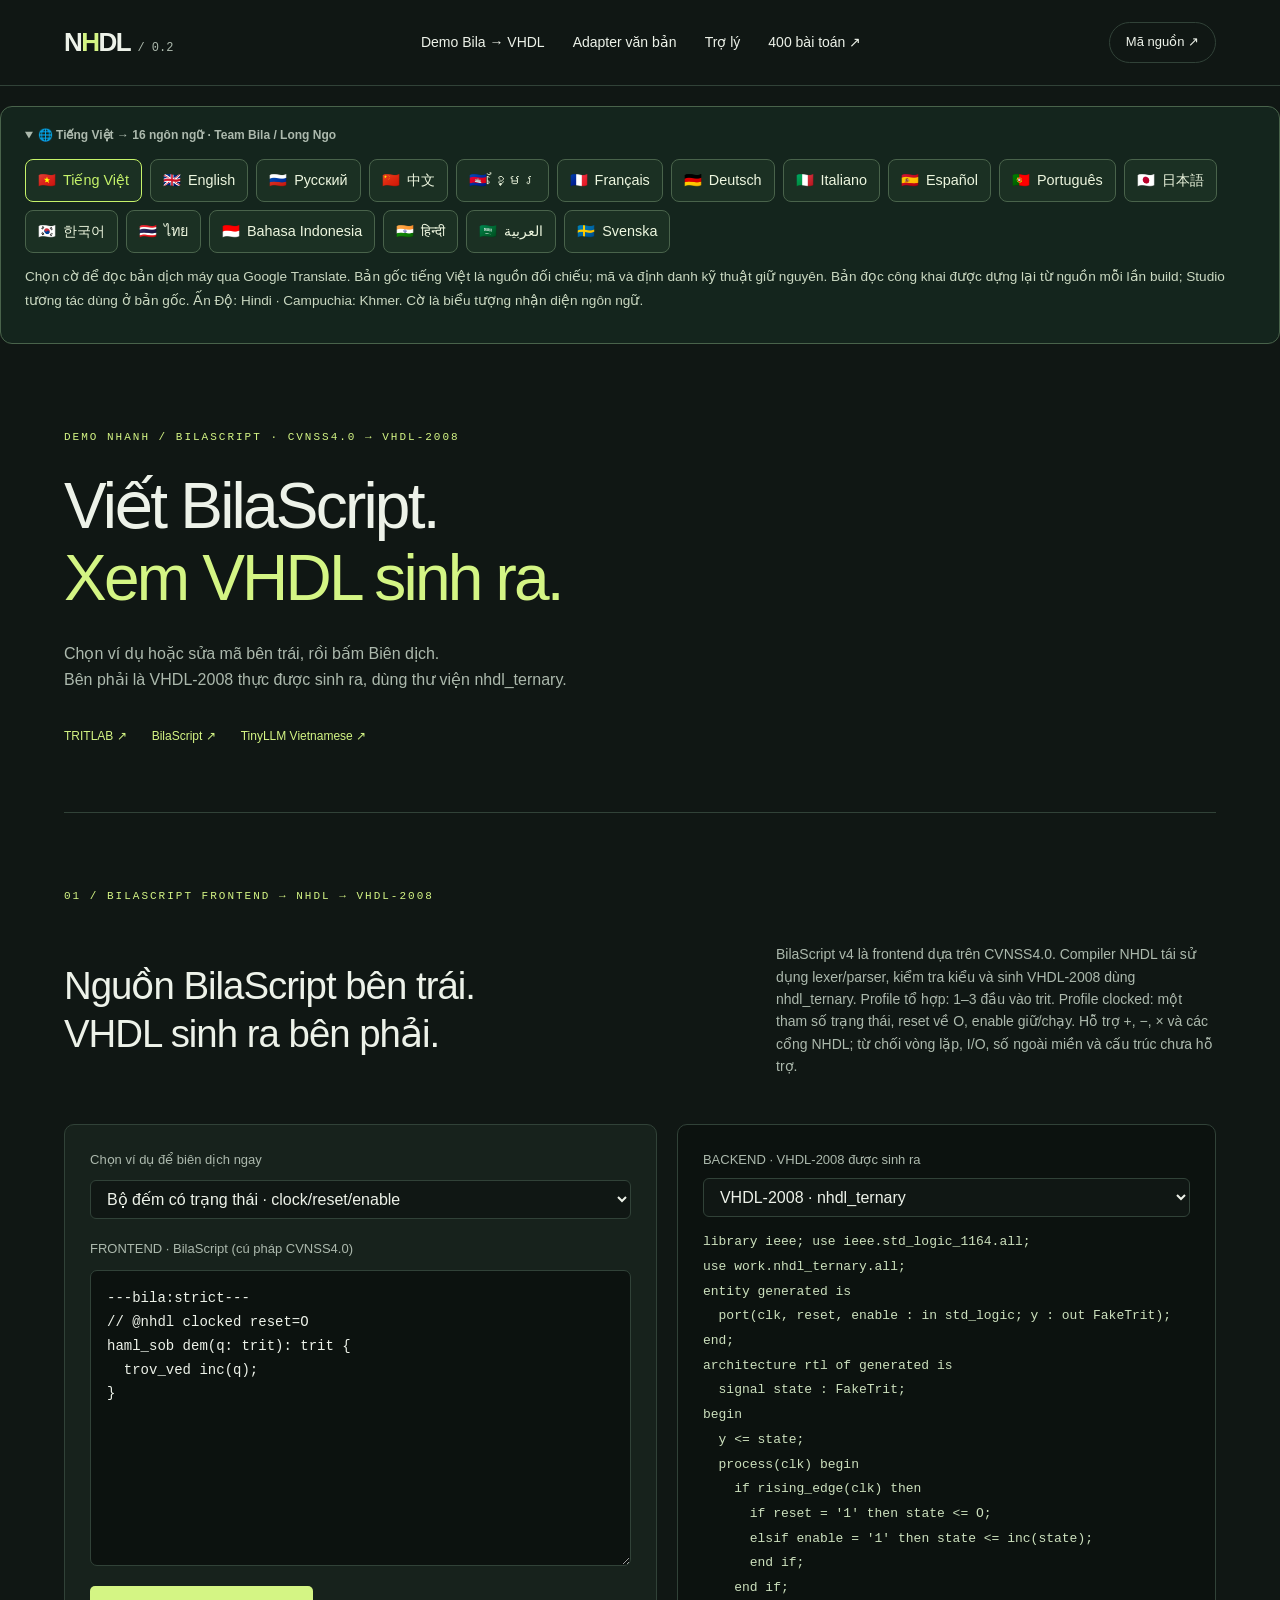
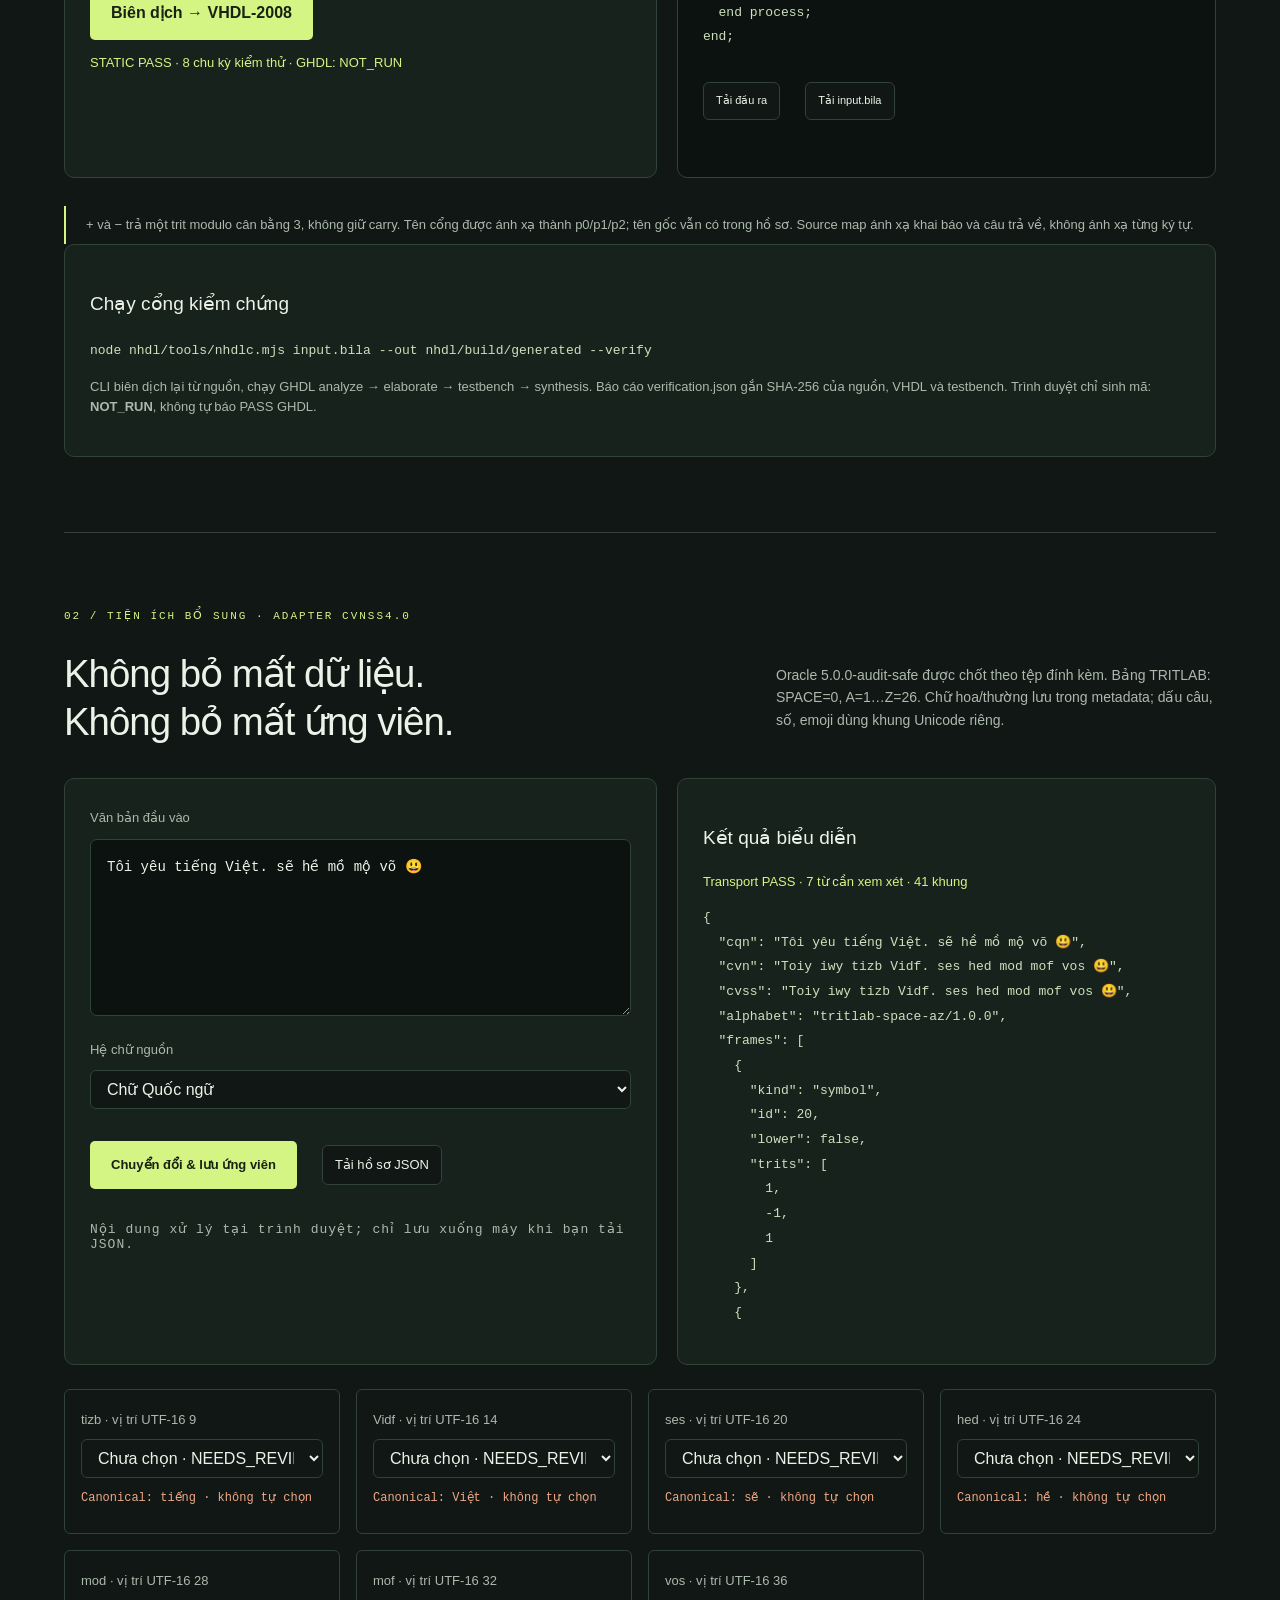
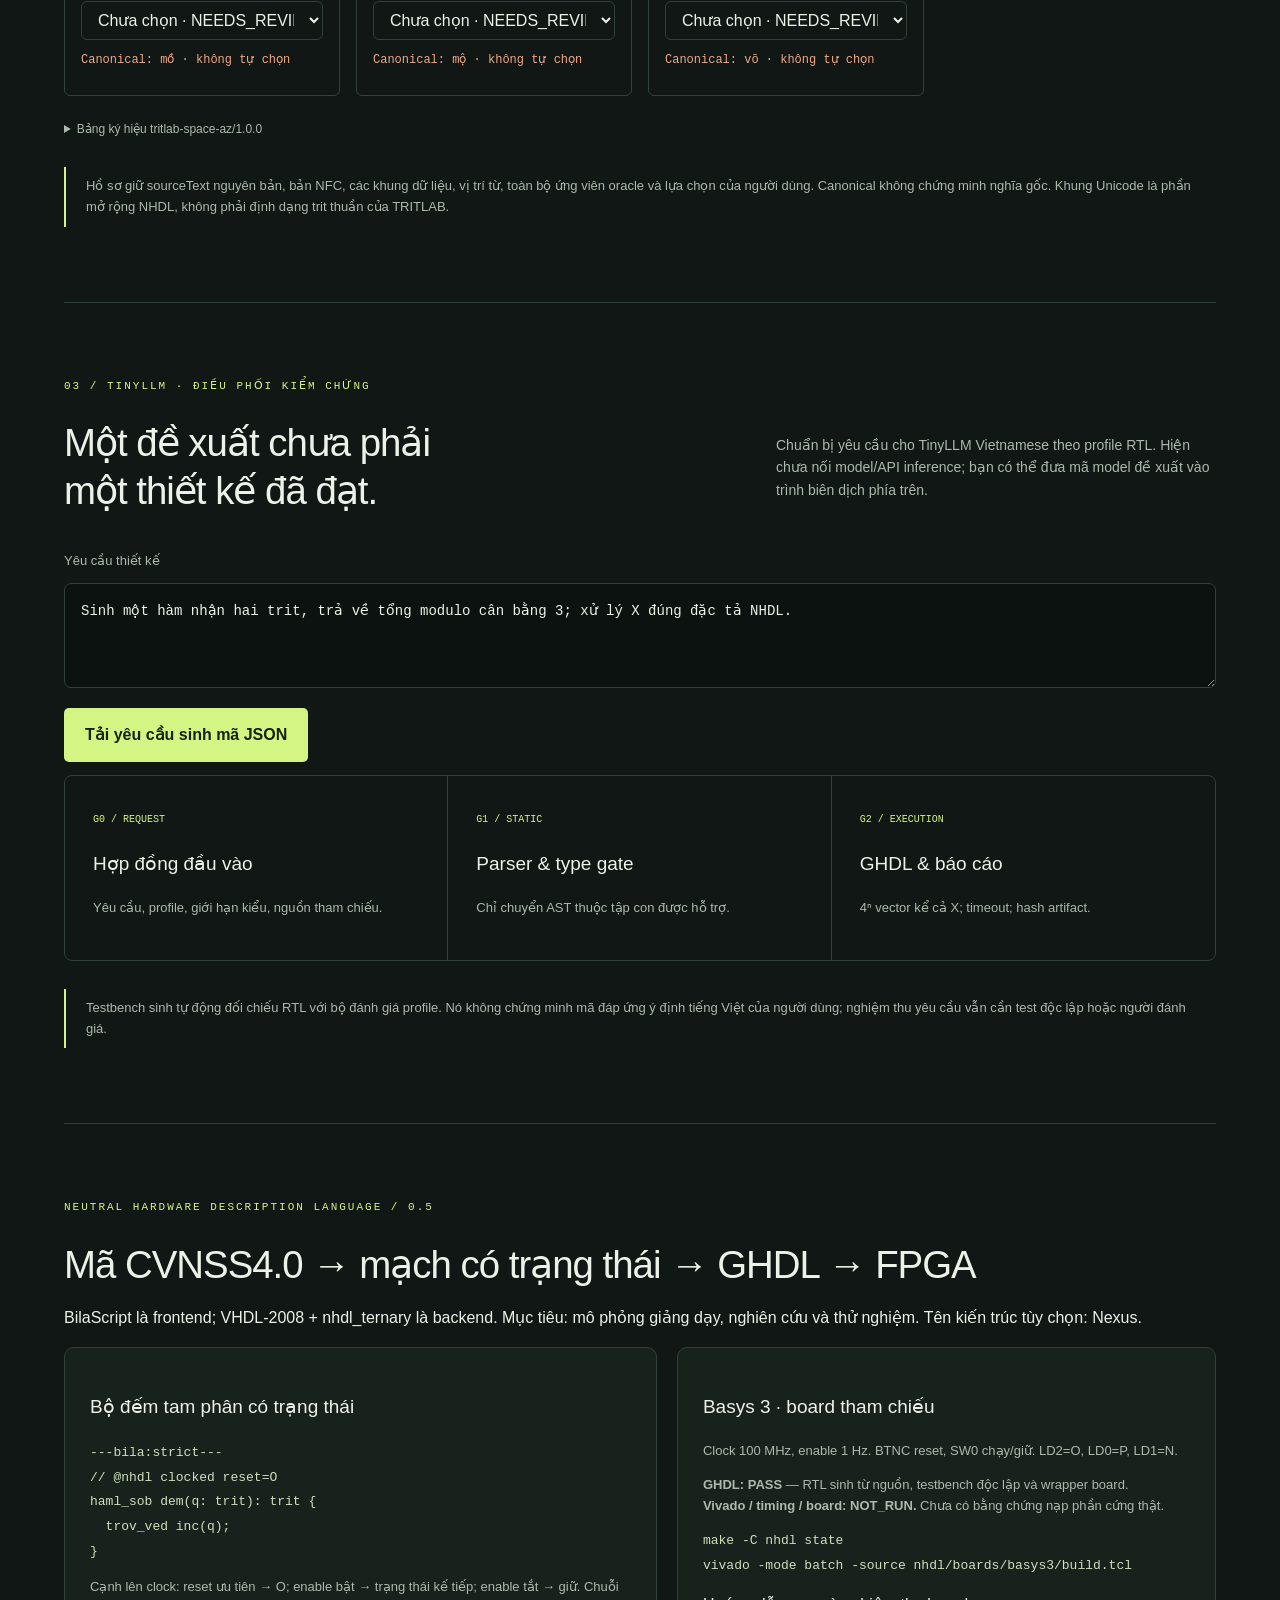
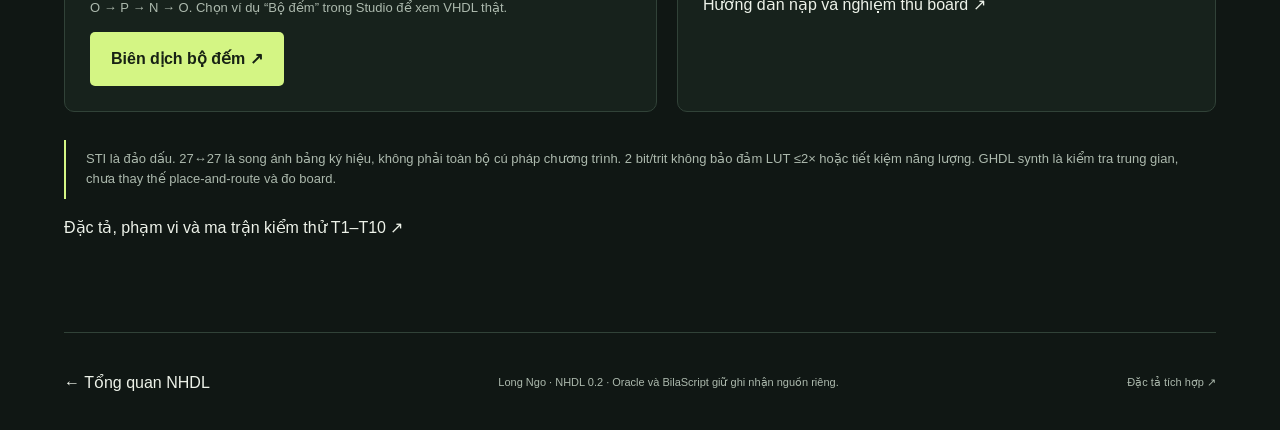
<file: studio.html>
<!doctype html><html lang="vi"><head><meta charset="utf-8"><meta name="viewport" content="width=device-width,initial-scale=1"><title>NHDL</title><meta http-equiv="refresh" content="0;url=nhdl/site/studio.html"><script>location.replace('nhdl/site/studio.html'+location.search+location.hash);</script></head><body><p><a href="nhdl/site/studio.html">Mở NHDL Studio 0.2</a></p></body></html>
</file>
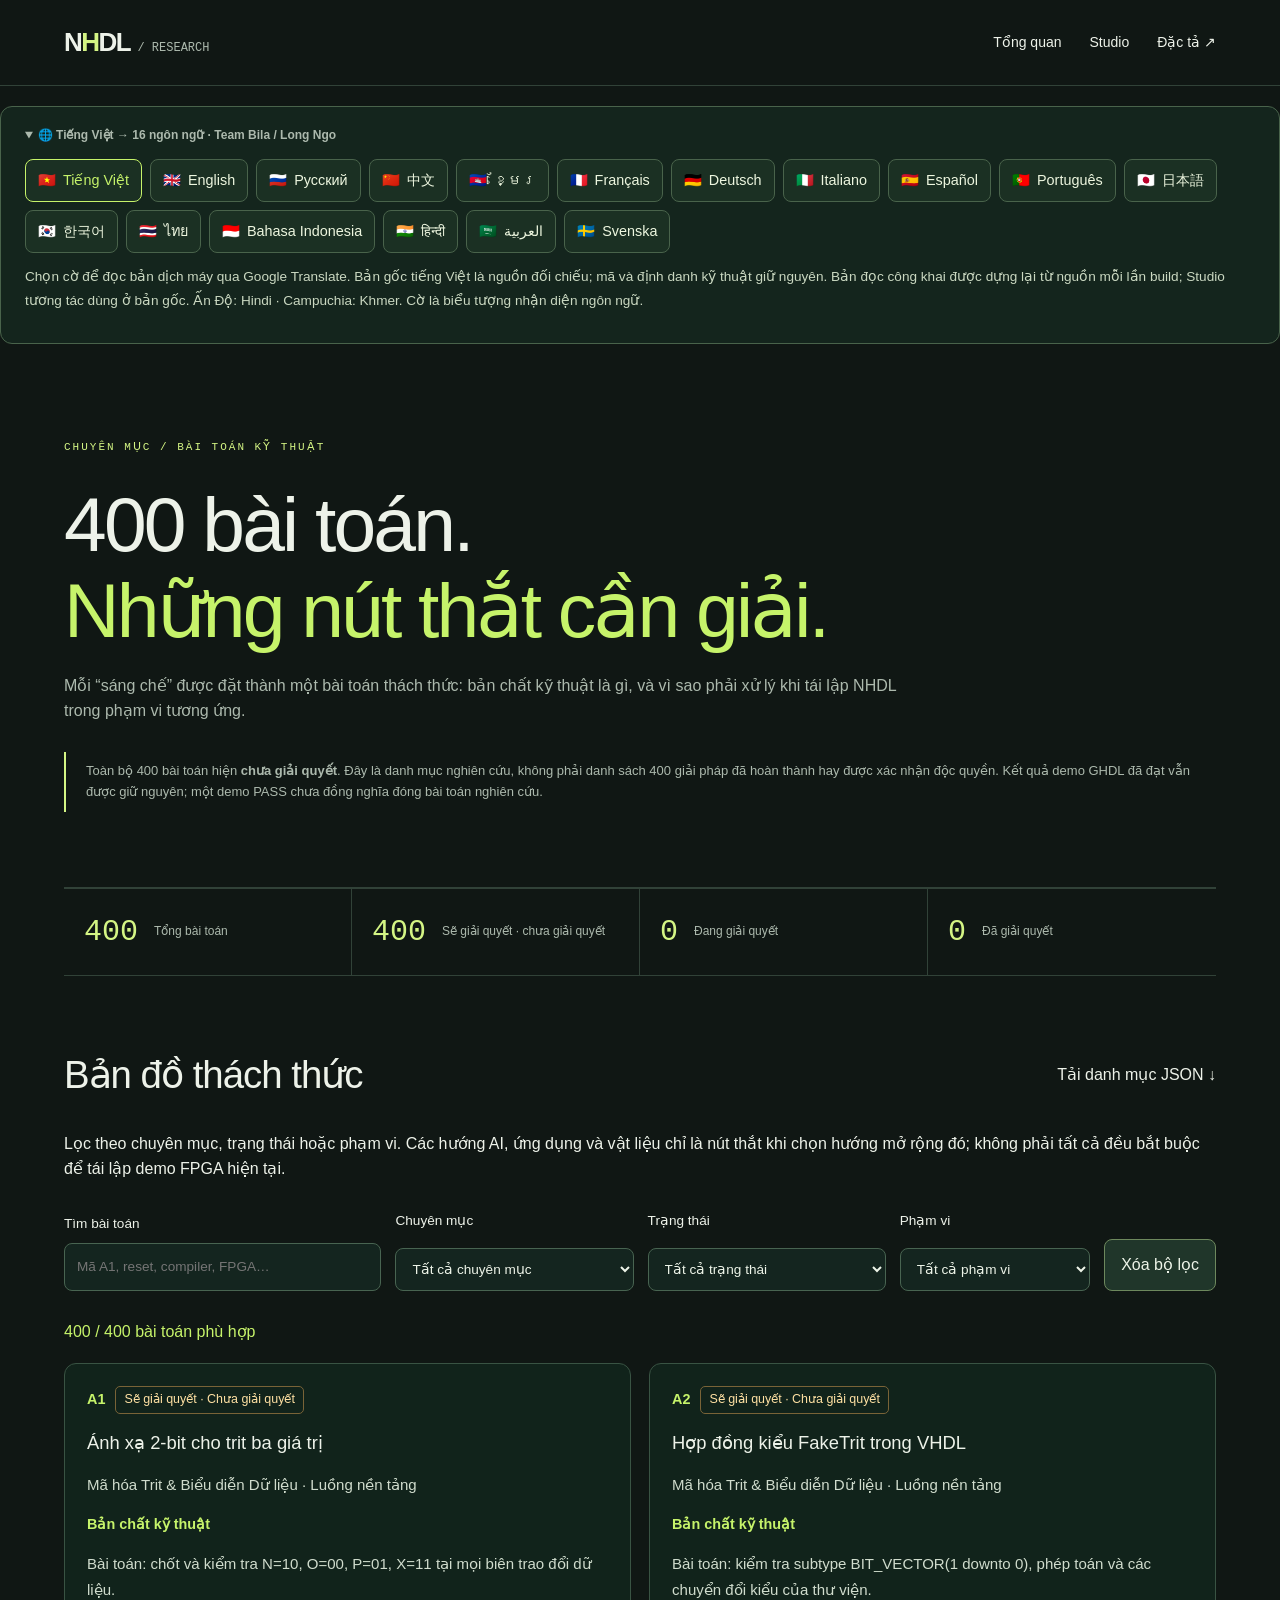
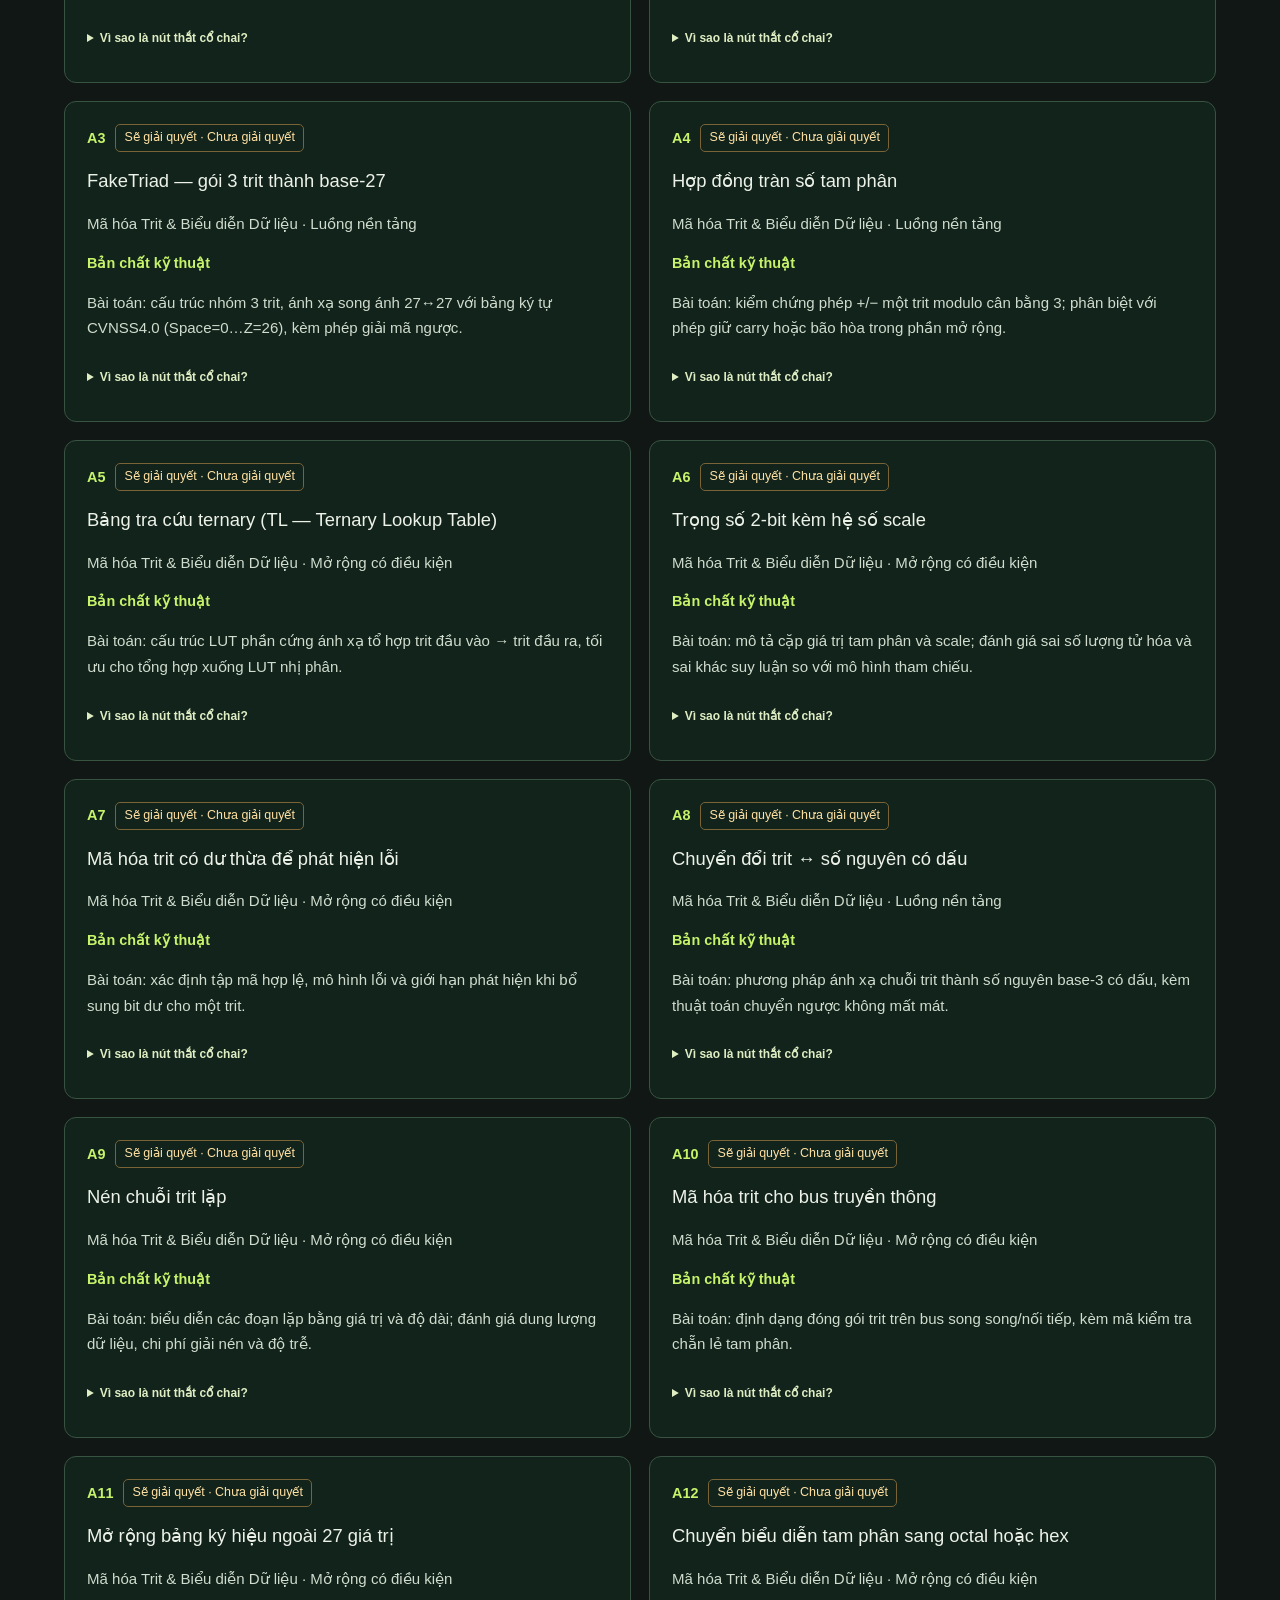
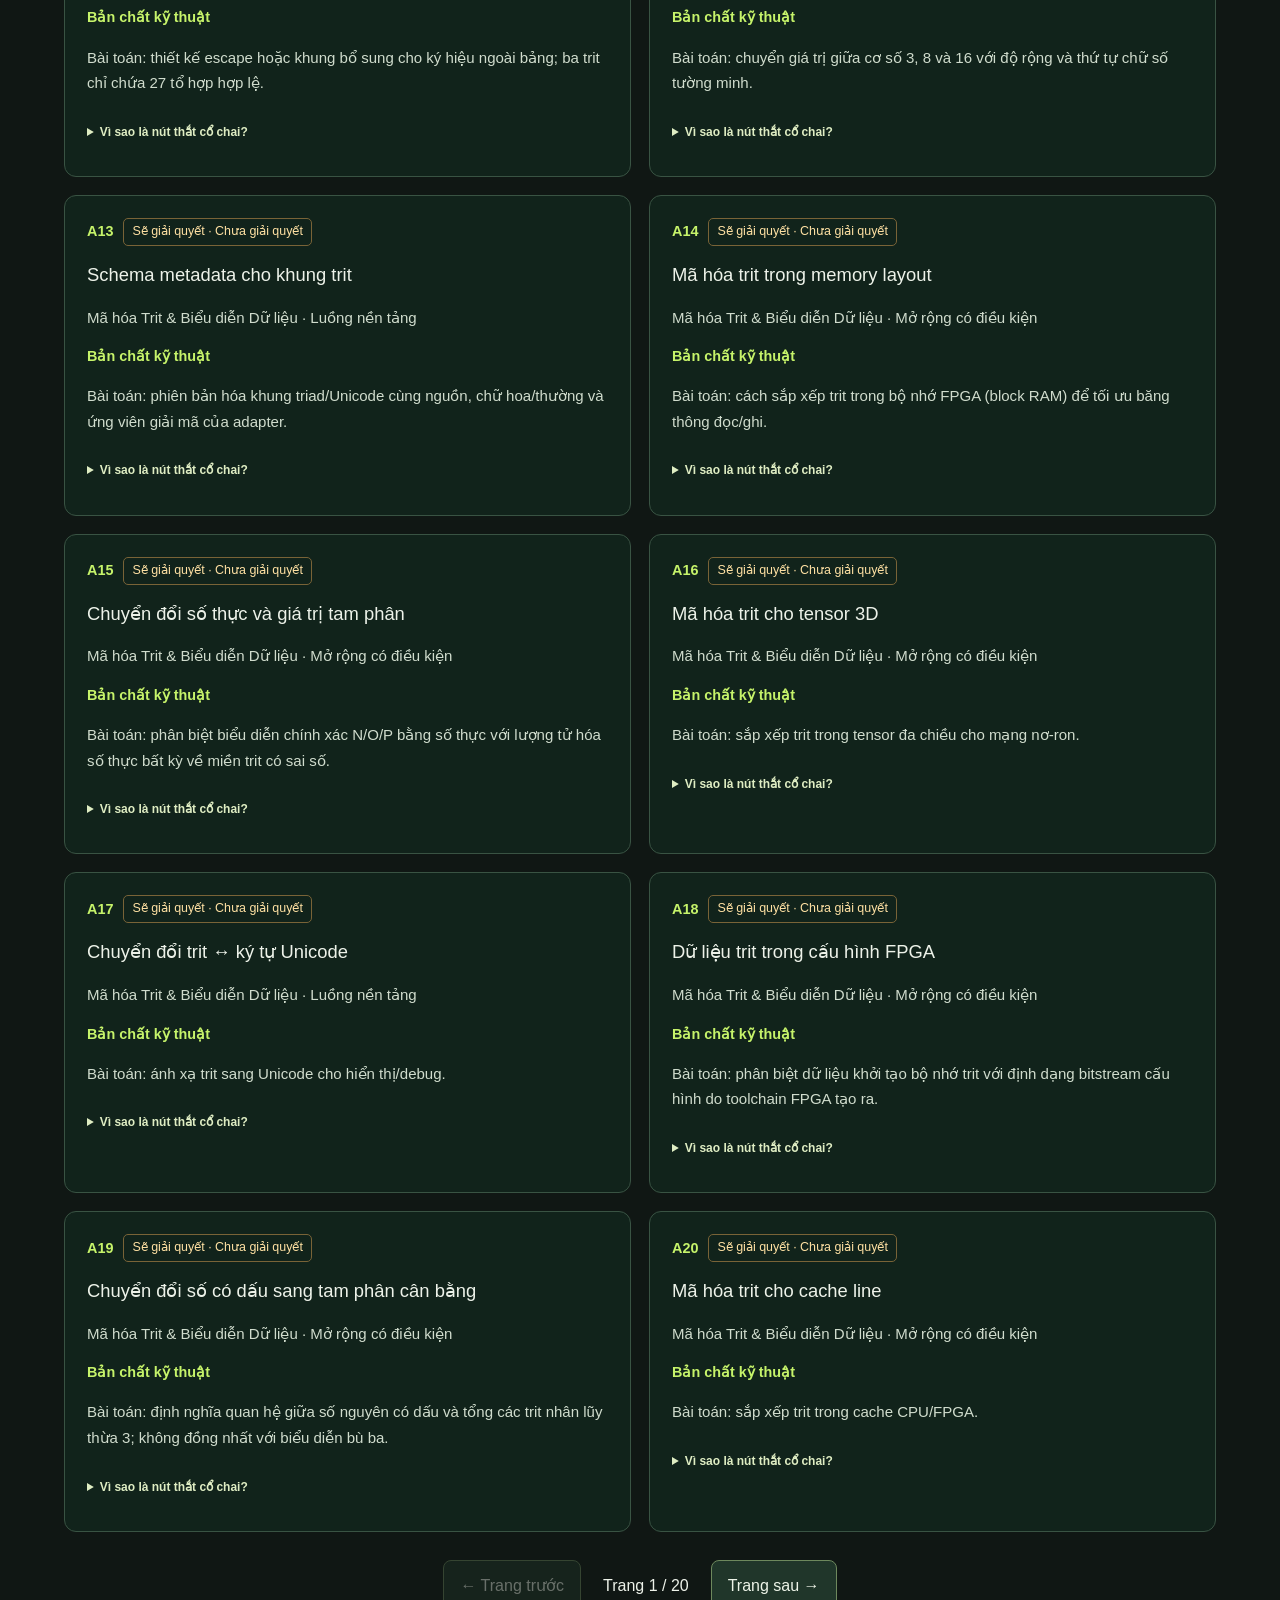
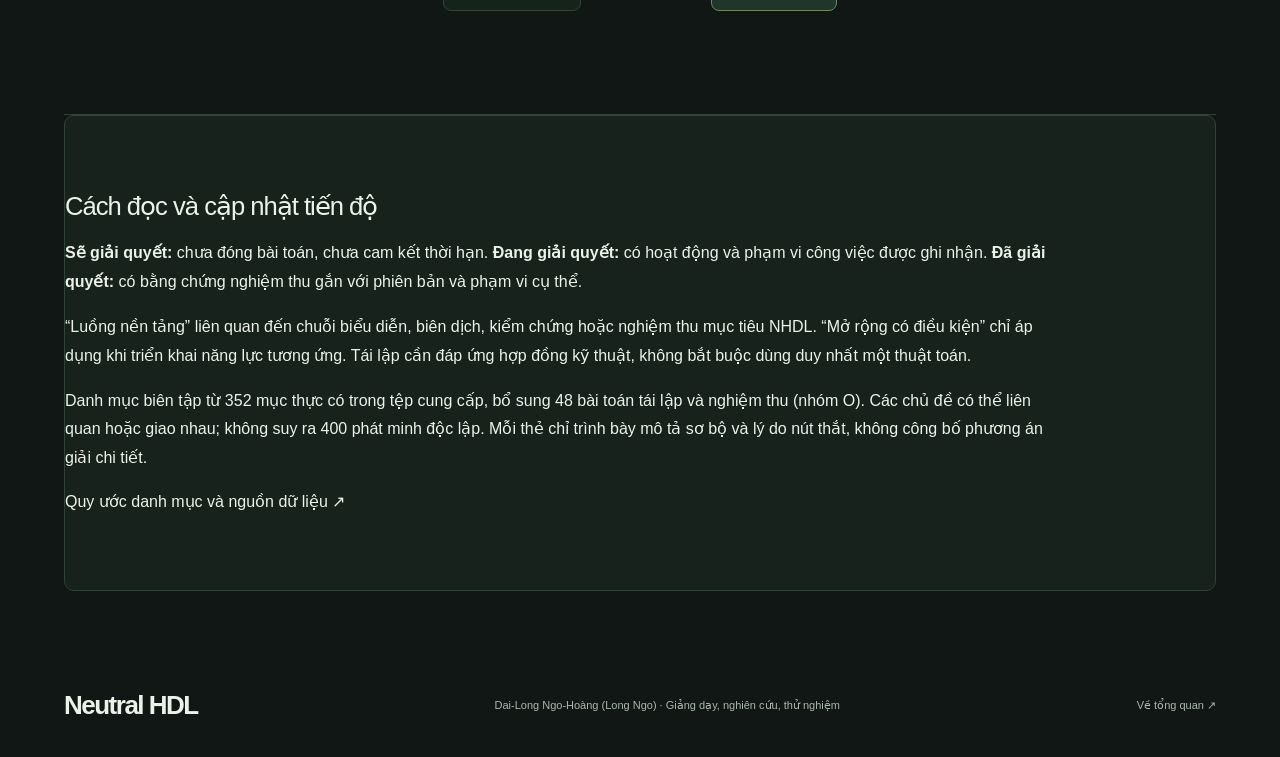
<file: nhdl/site/challenges.html>
<!doctype html>
<html lang="vi"><head><meta charset="utf-8"><meta name="viewport" content="width=device-width,initial-scale=1"><title>400 bài toán kỹ thuật — Neutral HDL</title><meta name="description" content="Danh mục 400 thách thức NHDL: bản chất kỹ thuật, nút thắt tái lập và trạng thái giải quyết."><link rel="stylesheet" href="style.css"><link rel="stylesheet" href="challenges.css"><link rel="stylesheet" href="i18n/languages.css"></head>
<body><header><a class="brand" href="index.html">N<span>H</span>DL<span class="version"> / RESEARCH</span></a><nav aria-label="Điều hướng"><a href="index.html">Tổng quan</a><a href="studio.html#frontend">Studio</a><a href="https://github.com/xulytiengviet/nhdl/blob/master/nhdl/docs/SPEC.md">Đặc tả ↗</a></nav></header><!-- NHDL-LANGUAGES:START --><aside class="language-bar notranslate" translate="no" aria-label="Ngôn ngữ"><details open><summary>🌐 Tiếng Việt → 16 ngôn ngữ · Team Bila / Long Ngo</summary><nav class="language-links" aria-label="Chọn bản dịch"><a href="https://xulytiengviet.github.io/nhdl/nhdl/site/challenges.html" lang="vi" title="Tiếng Việt" aria-current="page"><span aria-hidden="true">🇻🇳</span><span dir="auto">Tiếng Việt</span></a><a href="https://translate.google.com/translate?sl=vi&amp;tl=en&amp;u=https%3A%2F%2Fxulytiengviet.github.io%2Fnhdl%2Fnhdl%2Fsite%2Fread%2Fchallenges.html%3Fv%3D3564330427ce" lang="en" title="Tiếng Anh"><span aria-hidden="true">🇬🇧</span><span dir="auto">English</span></a><a href="https://translate.google.com/translate?sl=vi&amp;tl=ru&amp;u=https%3A%2F%2Fxulytiengviet.github.io%2Fnhdl%2Fnhdl%2Fsite%2Fread%2Fchallenges.html%3Fv%3D3564330427ce" lang="ru" title="Tiếng Nga"><span aria-hidden="true">🇷🇺</span><span dir="auto">Русский</span></a><a href="https://translate.google.com/translate?sl=vi&amp;tl=zh-CN&amp;u=https%3A%2F%2Fxulytiengviet.github.io%2Fnhdl%2Fnhdl%2Fsite%2Fread%2Fchallenges.html%3Fv%3D3564330427ce" lang="zh-CN" title="Tiếng Trung giản thể"><span aria-hidden="true">🇨🇳</span><span dir="auto">中文</span></a><a href="https://translate.google.com/translate?sl=vi&amp;tl=km&amp;u=https%3A%2F%2Fxulytiengviet.github.io%2Fnhdl%2Fnhdl%2Fsite%2Fread%2Fchallenges.html%3Fv%3D3564330427ce" lang="km" title="Tiếng Khmer — Campuchia"><span aria-hidden="true">🇰🇭</span><span dir="auto">ខ្មែរ</span></a><a href="https://translate.google.com/translate?sl=vi&amp;tl=fr&amp;u=https%3A%2F%2Fxulytiengviet.github.io%2Fnhdl%2Fnhdl%2Fsite%2Fread%2Fchallenges.html%3Fv%3D3564330427ce" lang="fr" title="Tiếng Pháp"><span aria-hidden="true">🇫🇷</span><span dir="auto">Français</span></a><a href="https://translate.google.com/translate?sl=vi&amp;tl=de&amp;u=https%3A%2F%2Fxulytiengviet.github.io%2Fnhdl%2Fnhdl%2Fsite%2Fread%2Fchallenges.html%3Fv%3D3564330427ce" lang="de" title="Tiếng Đức"><span aria-hidden="true">🇩🇪</span><span dir="auto">Deutsch</span></a><a href="https://translate.google.com/translate?sl=vi&amp;tl=it&amp;u=https%3A%2F%2Fxulytiengviet.github.io%2Fnhdl%2Fnhdl%2Fsite%2Fread%2Fchallenges.html%3Fv%3D3564330427ce" lang="it" title="Tiếng Ý"><span aria-hidden="true">🇮🇹</span><span dir="auto">Italiano</span></a><a href="https://translate.google.com/translate?sl=vi&amp;tl=es&amp;u=https%3A%2F%2Fxulytiengviet.github.io%2Fnhdl%2Fnhdl%2Fsite%2Fread%2Fchallenges.html%3Fv%3D3564330427ce" lang="es" title="Tiếng Tây Ban Nha"><span aria-hidden="true">🇪🇸</span><span dir="auto">Español</span></a><a href="https://translate.google.com/translate?sl=vi&amp;tl=pt&amp;u=https%3A%2F%2Fxulytiengviet.github.io%2Fnhdl%2Fnhdl%2Fsite%2Fread%2Fchallenges.html%3Fv%3D3564330427ce" lang="pt" title="Tiếng Bồ Đào Nha"><span aria-hidden="true">🇵🇹</span><span dir="auto">Português</span></a><a href="https://translate.google.com/translate?sl=vi&amp;tl=ja&amp;u=https%3A%2F%2Fxulytiengviet.github.io%2Fnhdl%2Fnhdl%2Fsite%2Fread%2Fchallenges.html%3Fv%3D3564330427ce" lang="ja" title="Tiếng Nhật"><span aria-hidden="true">🇯🇵</span><span dir="auto">日本語</span></a><a href="https://translate.google.com/translate?sl=vi&amp;tl=ko&amp;u=https%3A%2F%2Fxulytiengviet.github.io%2Fnhdl%2Fnhdl%2Fsite%2Fread%2Fchallenges.html%3Fv%3D3564330427ce" lang="ko" title="Tiếng Hàn"><span aria-hidden="true">🇰🇷</span><span dir="auto">한국어</span></a><a href="https://translate.google.com/translate?sl=vi&amp;tl=th&amp;u=https%3A%2F%2Fxulytiengviet.github.io%2Fnhdl%2Fnhdl%2Fsite%2Fread%2Fchallenges.html%3Fv%3D3564330427ce" lang="th" title="Tiếng Thái"><span aria-hidden="true">🇹🇭</span><span dir="auto">ไทย</span></a><a href="https://translate.google.com/translate?sl=vi&amp;tl=id&amp;u=https%3A%2F%2Fxulytiengviet.github.io%2Fnhdl%2Fnhdl%2Fsite%2Fread%2Fchallenges.html%3Fv%3D3564330427ce" lang="id" title="Tiếng Indonesia"><span aria-hidden="true">🇮🇩</span><span dir="auto">Bahasa Indonesia</span></a><a href="https://translate.google.com/translate?sl=vi&amp;tl=hi&amp;u=https%3A%2F%2Fxulytiengviet.github.io%2Fnhdl%2Fnhdl%2Fsite%2Fread%2Fchallenges.html%3Fv%3D3564330427ce" lang="hi" title="Tiếng Hindi — Ấn Độ"><span aria-hidden="true">🇮🇳</span><span dir="auto">हिन्दी</span></a><a href="https://translate.google.com/translate?sl=vi&amp;tl=ar&amp;u=https%3A%2F%2Fxulytiengviet.github.io%2Fnhdl%2Fnhdl%2Fsite%2Fread%2Fchallenges.html%3Fv%3D3564330427ce" lang="ar" title="Tiếng Ả Rập"><span aria-hidden="true">🇸🇦</span><span dir="auto">العربية</span></a><a href="https://translate.google.com/translate?sl=vi&amp;tl=sv&amp;u=https%3A%2F%2Fxulytiengviet.github.io%2Fnhdl%2Fnhdl%2Fsite%2Fread%2Fchallenges.html%3Fv%3D3564330427ce" lang="sv" title="Tiếng Thụy Điển"><span aria-hidden="true">🇸🇪</span><span dir="auto">Svenska</span></a></nav><p>Chọn cờ để đọc bản dịch máy qua Google Translate. Bản gốc tiếng Việt là nguồn đối chiếu; mã và định danh kỹ thuật giữ nguyên. Bản đọc công khai được dựng lại từ nguồn mỗi lần build; Studio tương tác dùng ở bản gốc. Ấn Độ: Hindi · Campuchia: Khmer. Cờ là biểu tượng nhận diện ngôn ngữ.</p></details></aside><!-- NHDL-LANGUAGES:END -->
<main><section class="challenge-hero"><p class="eyebrow">CHUYÊN MỤC / BÀI TOÁN KỸ THUẬT</p><h1>400 bài toán.<br><span>Những nút thắt cần giải.</span></h1><p class="lead">Mỗi “sáng chế” được đặt thành một bài toán thách thức: bản chất kỹ thuật là gì, và vì sao phải xử lý khi tái lập NHDL trong phạm vi tương ứng.</p><p class="callout">Toàn bộ 400 bài toán hiện <b>chưa giải quyết</b>. Đây là danh mục nghiên cứu, không phải danh sách 400 giải pháp đã hoàn thành hay được xác nhận độc quyền. Kết quả demo GHDL đã đạt vẫn được giữ nguyên; một demo PASS chưa đồng nghĩa đóng bài toán nghiên cứu.</p></section>
<div class="facts" aria-label="Tiến độ toàn danh mục"><div><b id="count-total">—</b><span>Tổng bài toán</span></div><div><b id="count-planned">—</b><span>Sẽ giải quyết · chưa giải quyết</span></div><div><b id="count-active">—</b><span>Đang giải quyết</span></div><div><b id="count-resolved">—</b><span>Đã giải quyết</span></div></div>
<section class="catalog" id="catalog"><div class="section-head"><h2>Bản đồ thách thức</h2><a href="challenges.json" download>Tải danh mục JSON ↓</a></div><p>Lọc theo chuyên mục, trạng thái hoặc phạm vi. Các hướng AI, ứng dụng và vật liệu chỉ là nút thắt khi chọn hướng mở rộng đó; không phải tất cả đều bắt buộc để tái lập demo FPGA hiện tại.</p>
<form id="filters" class="challenge-filters" role="search"><label>Tìm bài toán<input id="query" type="search" placeholder="Mã A1, reset, compiler, FPGA…" autocomplete="off"></label><label>Chuyên mục<select id="group"><option value="all">Tất cả chuyên mục</option></select></label><label>Trạng thái<select id="status"><option value="all">Tất cả trạng thái</option><option value="unresolved">Sẽ giải quyết · Chưa giải quyết</option><option value="in_progress">Đang giải quyết</option><option value="resolved">Đã giải quyết</option></select></label><label>Phạm vi<select id="scope"><option value="all">Tất cả phạm vi</option><option value="core">Luồng nền tảng</option><option value="extension">Mở rộng có điều kiện</option></select></label><button type="reset">Xóa bộ lọc</button></form>
<p id="results-status" role="status" aria-live="polite">Đang tải danh mục…</p><div id="challenge-list" class="challenge-grid"></div><div class="pagination"><button id="previous" type="button" disabled>← Trang trước</button><span id="page-status"></span><button id="next" type="button" disabled>Trang sau →</button></div><noscript><p>Bật JavaScript để tìm kiếm và lọc, hoặc <a href="challenges.json">đọc toàn bộ 400 mục dạng JSON</a>.</p></noscript></section>
<section class="panel catalog-notes"><h2>Cách đọc và cập nhật tiến độ</h2><p><b>Sẽ giải quyết:</b> chưa đóng bài toán, chưa cam kết thời hạn. <b>Đang giải quyết:</b> có hoạt động và phạm vi công việc được ghi nhận. <b>Đã giải quyết:</b> có bằng chứng nghiệm thu gắn với phiên bản và phạm vi cụ thể.</p><p>“Luồng nền tảng” liên quan đến chuỗi biểu diễn, biên dịch, kiểm chứng hoặc nghiệm thu mục tiêu NHDL. “Mở rộng có điều kiện” chỉ áp dụng khi triển khai năng lực tương ứng. Tái lập cần đáp ứng hợp đồng kỹ thuật, không bắt buộc dùng duy nhất một thuật toán.</p><p>Danh mục biên tập từ 352 mục thực có trong tệp cung cấp, bổ sung 48 bài toán tái lập và nghiệm thu (nhóm O). Các chủ đề có thể liên quan hoặc giao nhau; không suy ra 400 phát minh độc lập. Mỗi thẻ chỉ trình bày mô tả sơ bộ và lý do nút thắt, không công bố phương án giải chi tiết.</p><a href="https://github.com/xulytiengviet/nhdl/blob/master/nhdl/docs/CHALLENGES.md">Quy ước danh mục và nguồn dữ liệu ↗</a></section></main><footer><a class="brand" href="index.html">Neutral HDL</a><p>Dai‑Long Ngo‑Hoàng (Long Ngo) · Giảng dạy, nghiên cứu, thử nghiệm</p><a href="index.html#challenges">Về tổng quan ↗</a></footer><script type="module" src="challenges.mjs"></script></body></html>
</file>
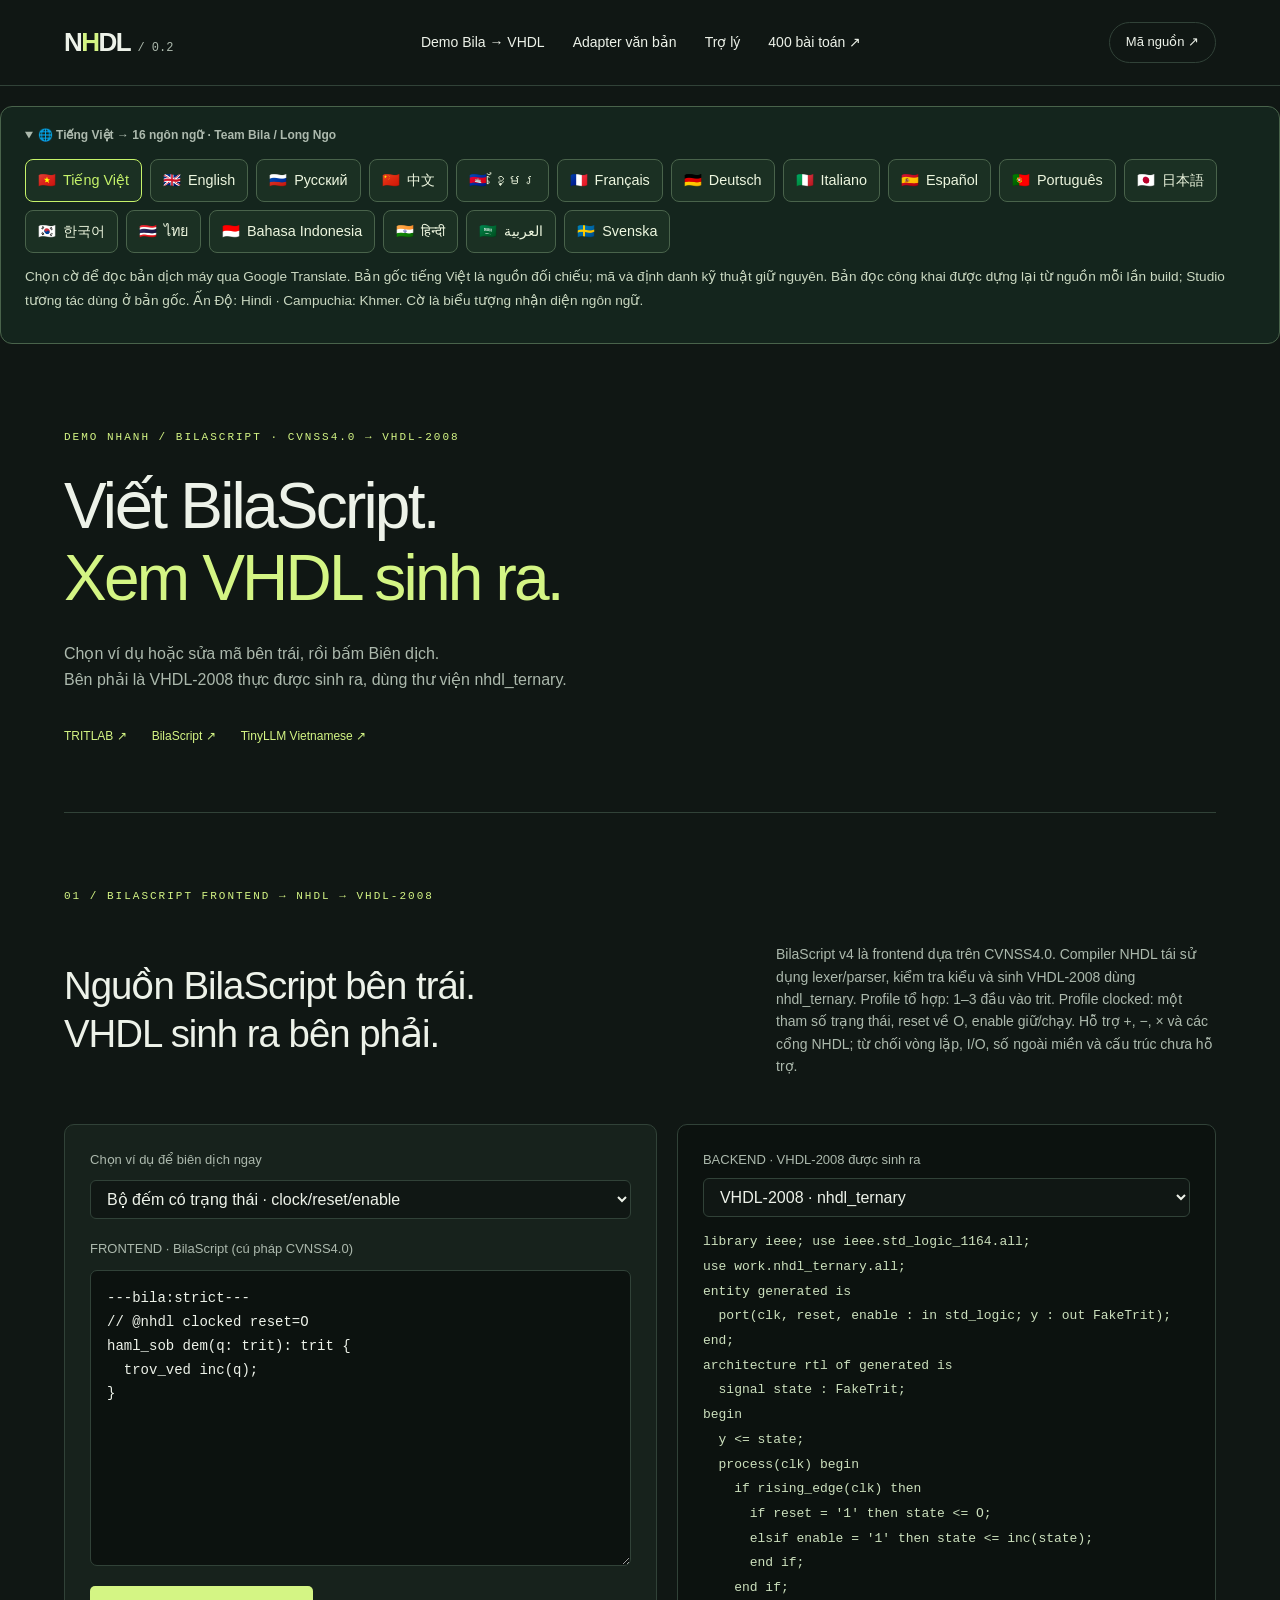
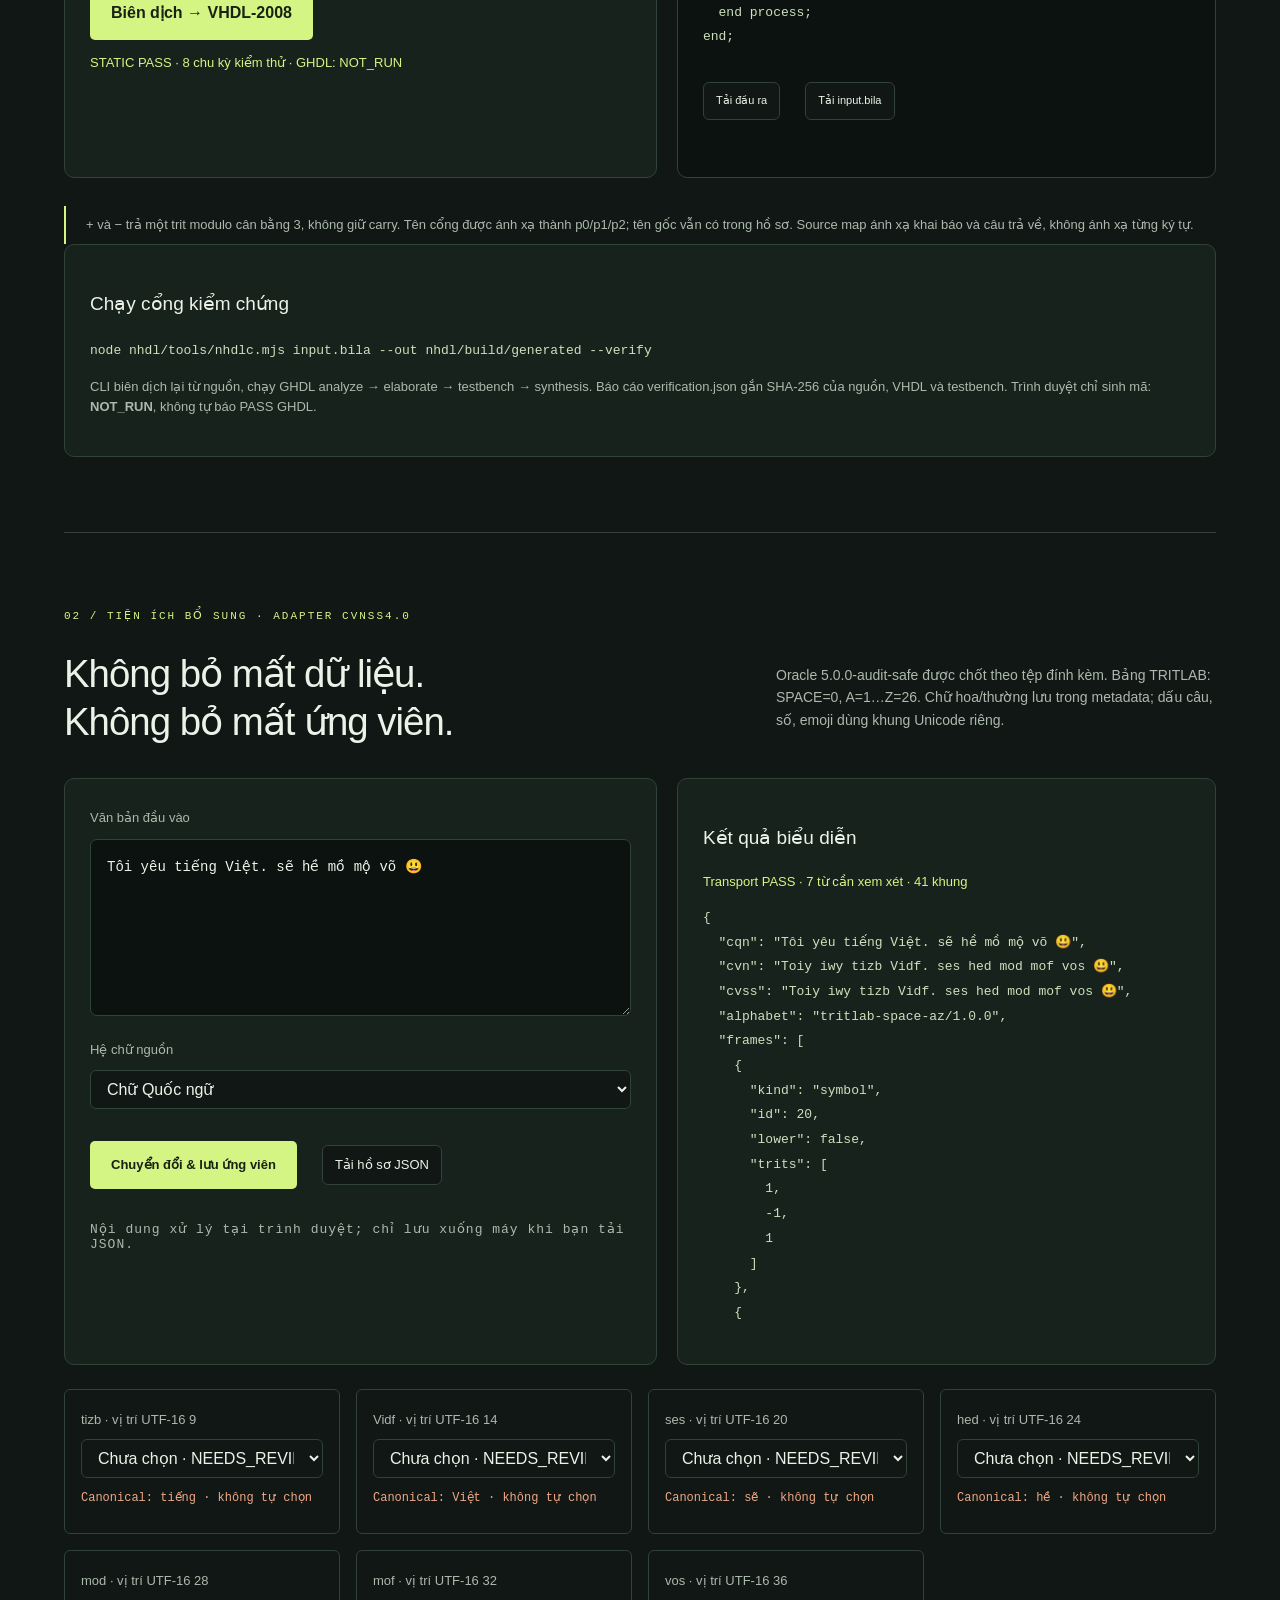
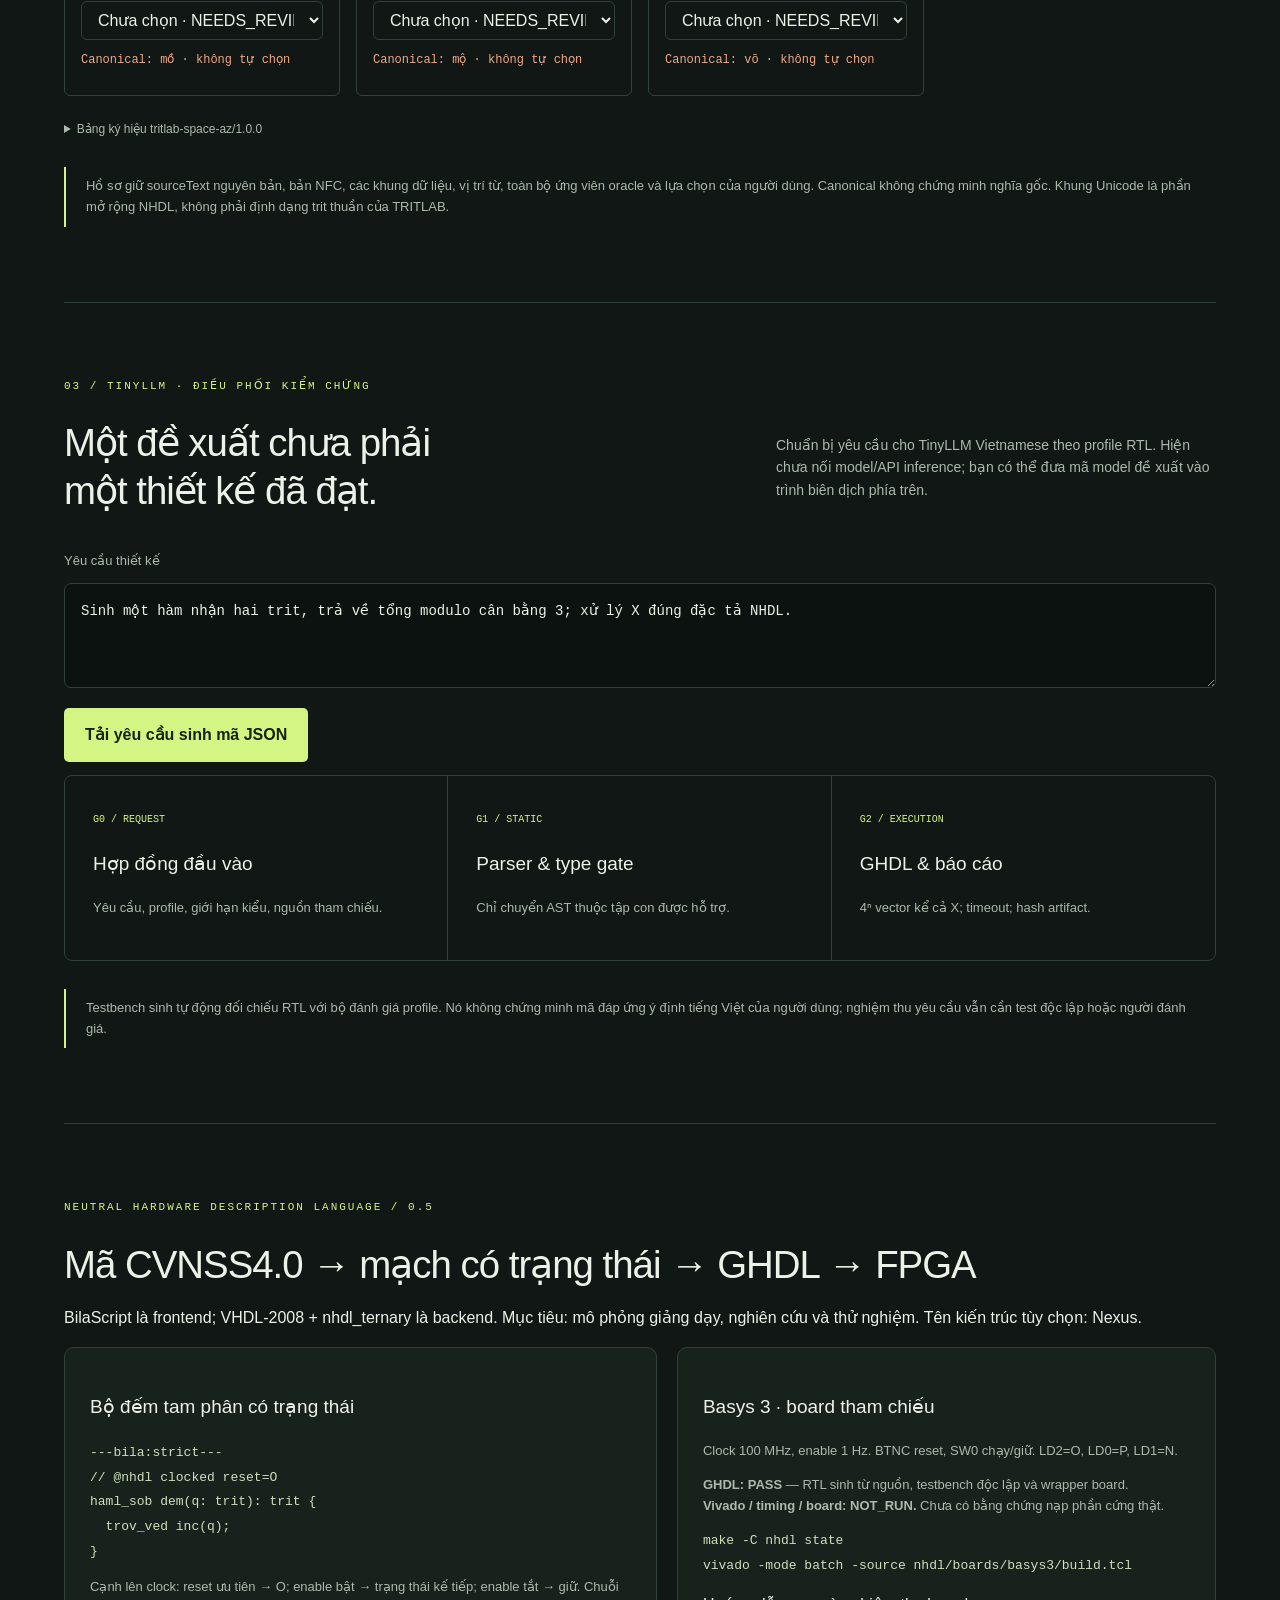
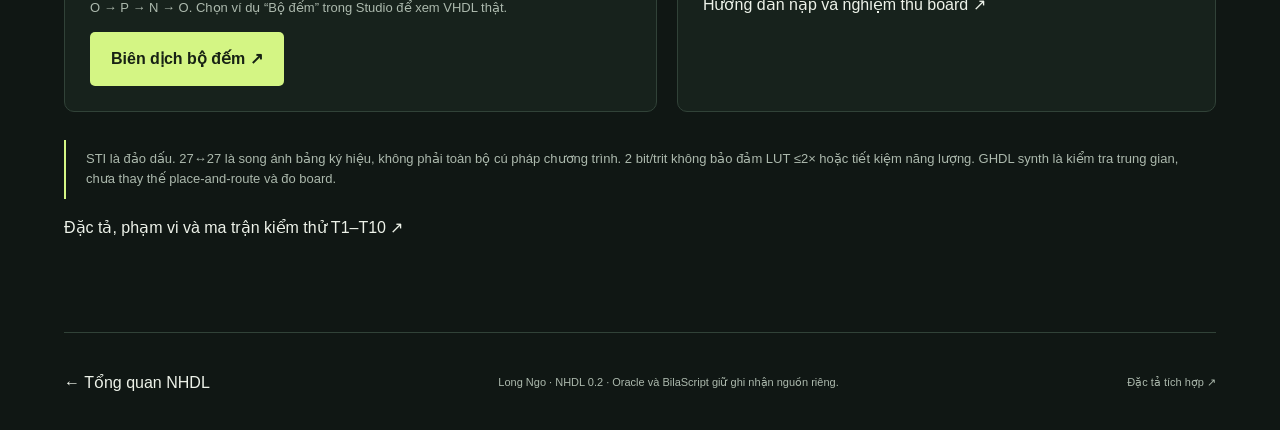
<file: nhdl/site/studio.html>
<!doctype html><html lang="vi"><head><meta charset="utf-8"><meta name="viewport" content="width=device-width,initial-scale=1"><title>NHDL Studio — BilaScript → VHDL-2008</title><meta name="description" content="Adapter CVNSS4.0 có phiên bản, BilaScript AST sang VHDL và bộ kiểm chứng GHDL."><link rel="stylesheet" href="style.css"><link rel="stylesheet" href="studio.css"><link rel="stylesheet" href="i18n/languages.css"></head><body><header><a class="brand" href="index.html">N<span>H</span>DL<span class="version"> / 0.2</span></a><nav aria-label="Điều hướng"><a href="#frontend">Demo Bila → VHDL</a><a href="#vietnamese">Adapter văn bản</a><a href="#assistant">Trợ lý</a><a href="challenges.html">400 bài toán ↗</a></nav><a class="source" href="https://github.com/xulytiengviet/nhdl">Mã nguồn ↗</a></header><!-- NHDL-LANGUAGES:START --><aside class="language-bar notranslate" translate="no" aria-label="Ngôn ngữ"><details open><summary>🌐 Tiếng Việt → 16 ngôn ngữ · Team Bila / Long Ngo</summary><nav class="language-links" aria-label="Chọn bản dịch"><a href="https://xulytiengviet.github.io/nhdl/nhdl/site/studio.html" lang="vi" title="Tiếng Việt" aria-current="page"><span aria-hidden="true">🇻🇳</span><span dir="auto">Tiếng Việt</span></a><a href="https://translate.google.com/translate?sl=vi&amp;tl=en&amp;u=https%3A%2F%2Fxulytiengviet.github.io%2Fnhdl%2Fnhdl%2Fsite%2Fread%2Fstudio.html%3Fv%3D3564330427ce" lang="en" title="Tiếng Anh"><span aria-hidden="true">🇬🇧</span><span dir="auto">English</span></a><a href="https://translate.google.com/translate?sl=vi&amp;tl=ru&amp;u=https%3A%2F%2Fxulytiengviet.github.io%2Fnhdl%2Fnhdl%2Fsite%2Fread%2Fstudio.html%3Fv%3D3564330427ce" lang="ru" title="Tiếng Nga"><span aria-hidden="true">🇷🇺</span><span dir="auto">Русский</span></a><a href="https://translate.google.com/translate?sl=vi&amp;tl=zh-CN&amp;u=https%3A%2F%2Fxulytiengviet.github.io%2Fnhdl%2Fnhdl%2Fsite%2Fread%2Fstudio.html%3Fv%3D3564330427ce" lang="zh-CN" title="Tiếng Trung giản thể"><span aria-hidden="true">🇨🇳</span><span dir="auto">中文</span></a><a href="https://translate.google.com/translate?sl=vi&amp;tl=km&amp;u=https%3A%2F%2Fxulytiengviet.github.io%2Fnhdl%2Fnhdl%2Fsite%2Fread%2Fstudio.html%3Fv%3D3564330427ce" lang="km" title="Tiếng Khmer — Campuchia"><span aria-hidden="true">🇰🇭</span><span dir="auto">ខ្មែរ</span></a><a href="https://translate.google.com/translate?sl=vi&amp;tl=fr&amp;u=https%3A%2F%2Fxulytiengviet.github.io%2Fnhdl%2Fnhdl%2Fsite%2Fread%2Fstudio.html%3Fv%3D3564330427ce" lang="fr" title="Tiếng Pháp"><span aria-hidden="true">🇫🇷</span><span dir="auto">Français</span></a><a href="https://translate.google.com/translate?sl=vi&amp;tl=de&amp;u=https%3A%2F%2Fxulytiengviet.github.io%2Fnhdl%2Fnhdl%2Fsite%2Fread%2Fstudio.html%3Fv%3D3564330427ce" lang="de" title="Tiếng Đức"><span aria-hidden="true">🇩🇪</span><span dir="auto">Deutsch</span></a><a href="https://translate.google.com/translate?sl=vi&amp;tl=it&amp;u=https%3A%2F%2Fxulytiengviet.github.io%2Fnhdl%2Fnhdl%2Fsite%2Fread%2Fstudio.html%3Fv%3D3564330427ce" lang="it" title="Tiếng Ý"><span aria-hidden="true">🇮🇹</span><span dir="auto">Italiano</span></a><a href="https://translate.google.com/translate?sl=vi&amp;tl=es&amp;u=https%3A%2F%2Fxulytiengviet.github.io%2Fnhdl%2Fnhdl%2Fsite%2Fread%2Fstudio.html%3Fv%3D3564330427ce" lang="es" title="Tiếng Tây Ban Nha"><span aria-hidden="true">🇪🇸</span><span dir="auto">Español</span></a><a href="https://translate.google.com/translate?sl=vi&amp;tl=pt&amp;u=https%3A%2F%2Fxulytiengviet.github.io%2Fnhdl%2Fnhdl%2Fsite%2Fread%2Fstudio.html%3Fv%3D3564330427ce" lang="pt" title="Tiếng Bồ Đào Nha"><span aria-hidden="true">🇵🇹</span><span dir="auto">Português</span></a><a href="https://translate.google.com/translate?sl=vi&amp;tl=ja&amp;u=https%3A%2F%2Fxulytiengviet.github.io%2Fnhdl%2Fnhdl%2Fsite%2Fread%2Fstudio.html%3Fv%3D3564330427ce" lang="ja" title="Tiếng Nhật"><span aria-hidden="true">🇯🇵</span><span dir="auto">日本語</span></a><a href="https://translate.google.com/translate?sl=vi&amp;tl=ko&amp;u=https%3A%2F%2Fxulytiengviet.github.io%2Fnhdl%2Fnhdl%2Fsite%2Fread%2Fstudio.html%3Fv%3D3564330427ce" lang="ko" title="Tiếng Hàn"><span aria-hidden="true">🇰🇷</span><span dir="auto">한국어</span></a><a href="https://translate.google.com/translate?sl=vi&amp;tl=th&amp;u=https%3A%2F%2Fxulytiengviet.github.io%2Fnhdl%2Fnhdl%2Fsite%2Fread%2Fstudio.html%3Fv%3D3564330427ce" lang="th" title="Tiếng Thái"><span aria-hidden="true">🇹🇭</span><span dir="auto">ไทย</span></a><a href="https://translate.google.com/translate?sl=vi&amp;tl=id&amp;u=https%3A%2F%2Fxulytiengviet.github.io%2Fnhdl%2Fnhdl%2Fsite%2Fread%2Fstudio.html%3Fv%3D3564330427ce" lang="id" title="Tiếng Indonesia"><span aria-hidden="true">🇮🇩</span><span dir="auto">Bahasa Indonesia</span></a><a href="https://translate.google.com/translate?sl=vi&amp;tl=hi&amp;u=https%3A%2F%2Fxulytiengviet.github.io%2Fnhdl%2Fnhdl%2Fsite%2Fread%2Fstudio.html%3Fv%3D3564330427ce" lang="hi" title="Tiếng Hindi — Ấn Độ"><span aria-hidden="true">🇮🇳</span><span dir="auto">हिन्दी</span></a><a href="https://translate.google.com/translate?sl=vi&amp;tl=ar&amp;u=https%3A%2F%2Fxulytiengviet.github.io%2Fnhdl%2Fnhdl%2Fsite%2Fread%2Fstudio.html%3Fv%3D3564330427ce" lang="ar" title="Tiếng Ả Rập"><span aria-hidden="true">🇸🇦</span><span dir="auto">العربية</span></a><a href="https://translate.google.com/translate?sl=vi&amp;tl=sv&amp;u=https%3A%2F%2Fxulytiengviet.github.io%2Fnhdl%2Fnhdl%2Fsite%2Fread%2Fstudio.html%3Fv%3D3564330427ce" lang="sv" title="Tiếng Thụy Điển"><span aria-hidden="true">🇸🇪</span><span dir="auto">Svenska</span></a></nav><p>Chọn cờ để đọc bản dịch máy qua Google Translate. Bản gốc tiếng Việt là nguồn đối chiếu; mã và định danh kỹ thuật giữ nguyên. Bản đọc công khai được dựng lại từ nguồn mỗi lần build; Studio tương tác dùng ở bản gốc. Ấn Độ: Hindi · Campuchia: Khmer. Cờ là biểu tượng nhận diện ngôn ngữ.</p></details></aside><!-- NHDL-LANGUAGES:END --><main><section class="studio-hero"><p class="eyebrow">DEMO NHANH / BILASCRIPT · CVNSS4.0 → VHDL-2008</p><h1>Viết BilaScript.<br><span>Xem VHDL sinh ra.</span></h1><p class="lead">Chọn ví dụ hoặc sửa mã bên trái, rồi bấm Biên dịch.<br>Bên phải là VHDL-2008 thực được sinh ra, dùng thư viện nhdl_ternary.</p><div class="references"><a href="https://xulytiengviet.github.io/trit/cvnss.html">TRITLAB ↗</a><a href="https://github.com/xulytiengviet/bilascript">BilaScript ↗</a><a href="https://xulytiengviet.github.io/TinyLLM_Vietnamese/">TinyLLM Vietnamese ↗</a></div></section>
<section id="frontend"><p class="eyebrow">01 / BILASCRIPT FRONTEND → NHDL → VHDL-2008</p><div class="section-head"><h2>Nguồn BilaScript bên trái.<br>VHDL sinh ra bên phải.</h2><p>BilaScript v4 là frontend dựa trên CVNSS4.0. Compiler NHDL tái sử dụng lexer/parser, kiểm tra kiểu và sinh VHDL-2008 dùng nhdl_ternary. Profile tổ hợp: 1–3 đầu vào trit. Profile clocked: một tham số trạng thái, reset về O, enable giữ/chạy. Hỗ trợ +, −, × và các cổng NHDL; từ chối vòng lặp, I/O, số ngoài miền và cấu trúc chưa hỗ trợ.</p></div><div class="lab-grid"><div class="panel"><label for="demo-example">Chọn ví dụ để biên dịch ngay</label><select id="demo-example"><option value="counter">Bộ đếm có trạng thái · clock/reset/enable</option><option value="sum">Cộng hai trit · modulo 3</option><option value="product">Nhân hai trit</option><option value="invert">Đảo dấu trit · STI</option><option value="mux">Mux · chọn một trong ba giá trị</option></select><label for="bila-source">FRONTEND · BilaScript (cú pháp CVNSS4.0)</label><textarea translate="no" class="notranslate" id="bila-source" rows="11" spellcheck="false" maxlength="10000">---bila:strict---
haml_sob tong(a: trit, b: trit): trit {
  trov_ved a + b;
}</textarea><button id="compile" class="button">Biên dịch → VHDL-2008</button><p id="compile-status" role="status"></p></div><div class="panel code-panel"><label for="artifact">BACKEND · VHDL-2008 được sinh ra</label><select id="artifact"><option value="vhdl">VHDL-2008 · nhdl_ternary</option><option value="testbench">Testbench kiểm chứng</option><option value="sourceMap">Source map v3</option></select><pre translate="no" class="notranslate" id="compiled"></pre><div class="actions"><button id="download-artifact" disabled>Tải đầu ra</button><button id="download-source" disabled>Tải input.bila</button></div></div></div><p class="callout">+ và − trả một trit modulo cân bằng 3, không giữ carry. Tên cổng được ánh xạ thành p0/p1/p2; tên gốc vẫn có trong hồ sơ. Source map ánh xạ khai báo và câu trả về, không ánh xạ từng ký tự.</p><div class="panel"><h3>Chạy cổng kiểm chứng</h3><pre translate="no" class="notranslate">node nhdl/tools/nhdlc.mjs input.bila --out nhdl/build/generated --verify</pre><p>CLI biên dịch lại từ nguồn, chạy GHDL analyze → elaborate → testbench → synthesis. Báo cáo verification.json gắn SHA-256 của nguồn, VHDL và testbench. Trình duyệt chỉ sinh mã: <b>NOT_RUN</b>, không tự báo PASS GHDL.</p></div></section>
<section id="vietnamese"><p class="eyebrow">02 / TIỆN ÍCH BỔ SUNG · ADAPTER CVNSS4.0</p><div class="section-head"><h2>Không bỏ mất dữ liệu.<br>Không bỏ mất ứng viên.</h2><p>Oracle 5.0.0-audit-safe được chốt theo tệp đính kèm. Bảng TRITLAB: SPACE=0, A=1…Z=26. Chữ hoa/thường lưu trong metadata; dấu câu, số, emoji dùng khung Unicode riêng.</p></div><div class="lab-grid"><div class="panel"><label for="vi-source">Văn bản đầu vào</label><textarea translate="no" class="notranslate" id="vi-source" rows="6" maxlength="20000">Tôi yêu tiếng Việt. sẽ hề mồ mộ võ 😃</textarea><label for="vi-mode">Hệ chữ nguồn</label><select id="vi-mode"><option value="cqn">Chữ Quốc ngữ</option><option value="cvss">CVNSS4.0</option><option value="cvn">Chữ Việt Nhanh</option></select><div class="actions"><button id="convert" class="button">Chuyển đổi & lưu ứng viên</button><button id="save-packet" disabled>Tải hồ sơ JSON</button></div><p class="note">Nội dung xử lý tại trình duyệt; chỉ lưu xuống máy khi bạn tải JSON.</p></div><div class="panel"><h3>Kết quả biểu diễn</h3><p id="vi-status" role="status"></p><pre translate="no" class="notranslate" id="vi-output"></pre></div></div><div id="candidates" class="candidate-list"></div><details><summary>Bảng ký hiệu tritlab-space-az/1.0.0</summary><div class="table-scroll"><table><thead><tr><th>ID</th><th>Ký hiệu</th><th>Trit cao → thấp</th></tr></thead><tbody id="alphabet"></tbody></table></div></details><p class="callout">Hồ sơ giữ sourceText nguyên bản, bản NFC, các khung dữ liệu, vị trí từ, toàn bộ ứng viên oracle và lựa chọn của người dùng. Canonical không chứng minh nghĩa gốc. Khung Unicode là phần mở rộng NHDL, không phải định dạng trit thuần của TRITLAB.</p></section>
<section id="assistant"><p class="eyebrow">03 / TINYLLM · ĐIỀU PHỐI KIỂM CHỨNG</p><div class="section-head"><h2>Một đề xuất chưa phải<br>một thiết kế đã đạt.</h2><p>Chuẩn bị yêu cầu cho TinyLLM Vietnamese theo profile RTL. Hiện chưa nối model/API inference; bạn có thể đưa mã model đề xuất vào trình biên dịch phía trên.</p></div><label for="assistant-prompt">Yêu cầu thiết kế</label><textarea translate="no" class="notranslate" id="assistant-prompt" rows="3" maxlength="4000">Sinh một hàm nhận hai trit, trả về tổng modulo cân bằng 3; xử lý X đúng đặc tả NHDL.</textarea><button id="request" class="button">Tải yêu cầu sinh mã JSON</button><p id="assistant-status" role="status"></p><div class="pipeline"><div><small>G0 / REQUEST</small><h3>Hợp đồng đầu vào</h3><p>Yêu cầu, profile, giới hạn kiểu, nguồn tham chiếu.</p></div><div><small>G1 / STATIC</small><h3>Parser & type gate</h3><p>Chỉ chuyển AST thuộc tập con được hỗ trợ.</p></div><div><small>G2 / EXECUTION</small><h3>GHDL & báo cáo</h3><p>4ⁿ vector kể cả X; timeout; hash artifact.</p></div></div><p class="callout">Testbench sinh tự động đối chiếu RTL với bộ đánh giá profile. Nó không chứng minh mã đáp ứng ý định tiếng Việt của người dùng; nghiệm thu yêu cầu vẫn cần test độc lập hoặc người đánh giá.</p></section><section id="fpga"><p class="eyebrow">NEUTRAL HARDWARE DESCRIPTION LANGUAGE / 0.5</p><h2>Mã CVNSS4.0 → mạch có trạng thái → GHDL → FPGA</h2><p>BilaScript là frontend; VHDL-2008 + nhdl_ternary là backend. Mục tiêu: mô phỏng giảng dạy, nghiên cứu và thử nghiệm. Tên kiến trúc tùy chọn: Nexus.</p><div class="lab-grid"><div class="panel"><h3>Bộ đếm tam phân có trạng thái</h3><pre translate="no" class="notranslate">---bila:strict---
// @nhdl clocked reset=O
haml_sob dem(q: trit): trit {
  trov_ved inc(q);
}</pre><p>Cạnh lên clock: reset ưu tiên → O; enable bật → trạng thái kế tiếp; enable tắt → giữ. Chuỗi O → P → N → O. Chọn ví dụ “Bộ đếm” trong Studio để xem VHDL thật.</p><a class="button" href="studio.html#frontend">Biên dịch bộ đếm ↗</a></div><div class="panel"><h3>Basys 3 · board tham chiếu</h3><p>Clock 100 MHz, enable 1 Hz. BTNC reset, SW0 chạy/giữ. LD2=O, LD0=P, LD1=N.</p><p><b>GHDL: PASS</b> — RTL sinh từ nguồn, testbench độc lập và wrapper board.<br><b>Vivado / timing / board: NOT_RUN.</b> Chưa có bằng chứng nạp phần cứng thật.</p><pre translate="no" class="notranslate">make -C nhdl state
vivado -mode batch -source nhdl/boards/basys3/build.tcl</pre><a href="https://github.com/xulytiengviet/nhdl/blob/master/nhdl/boards/basys3/README.md">Hướng dẫn nạp và nghiệm thu board ↗</a></div></div><p class="callout">STI là đảo dấu. 27↔27 là song ánh bảng ký hiệu, không phải toàn bộ cú pháp chương trình. 2 bit/trit không bảo đảm LUT ≤2× hoặc tiết kiệm năng lượng. GHDL synth là kiểm tra trung gian, chưa thay thế place-and-route và đo board.</p><p><a href="https://github.com/xulytiengviet/nhdl/blob/master/nhdl/docs/SPEC.md">Đặc tả, phạm vi và ma trận kiểm thử T1–T10 ↗</a></p></section></main><footer><a href="index.html">← Tổng quan NHDL</a><p>Long Ngo · NHDL 0.2 · Oracle và BilaScript giữ ghi nhận nguồn riêng.</p><a href="https://github.com/xulytiengviet/nhdl/blob/master/nhdl/docs/BRIDGE.md">Đặc tả tích hợp ↗</a></footer><script src="vendor/cvnss-converter.js"></script><script type="module" src="bridge/studio.mjs"></script></body></html>
</file>
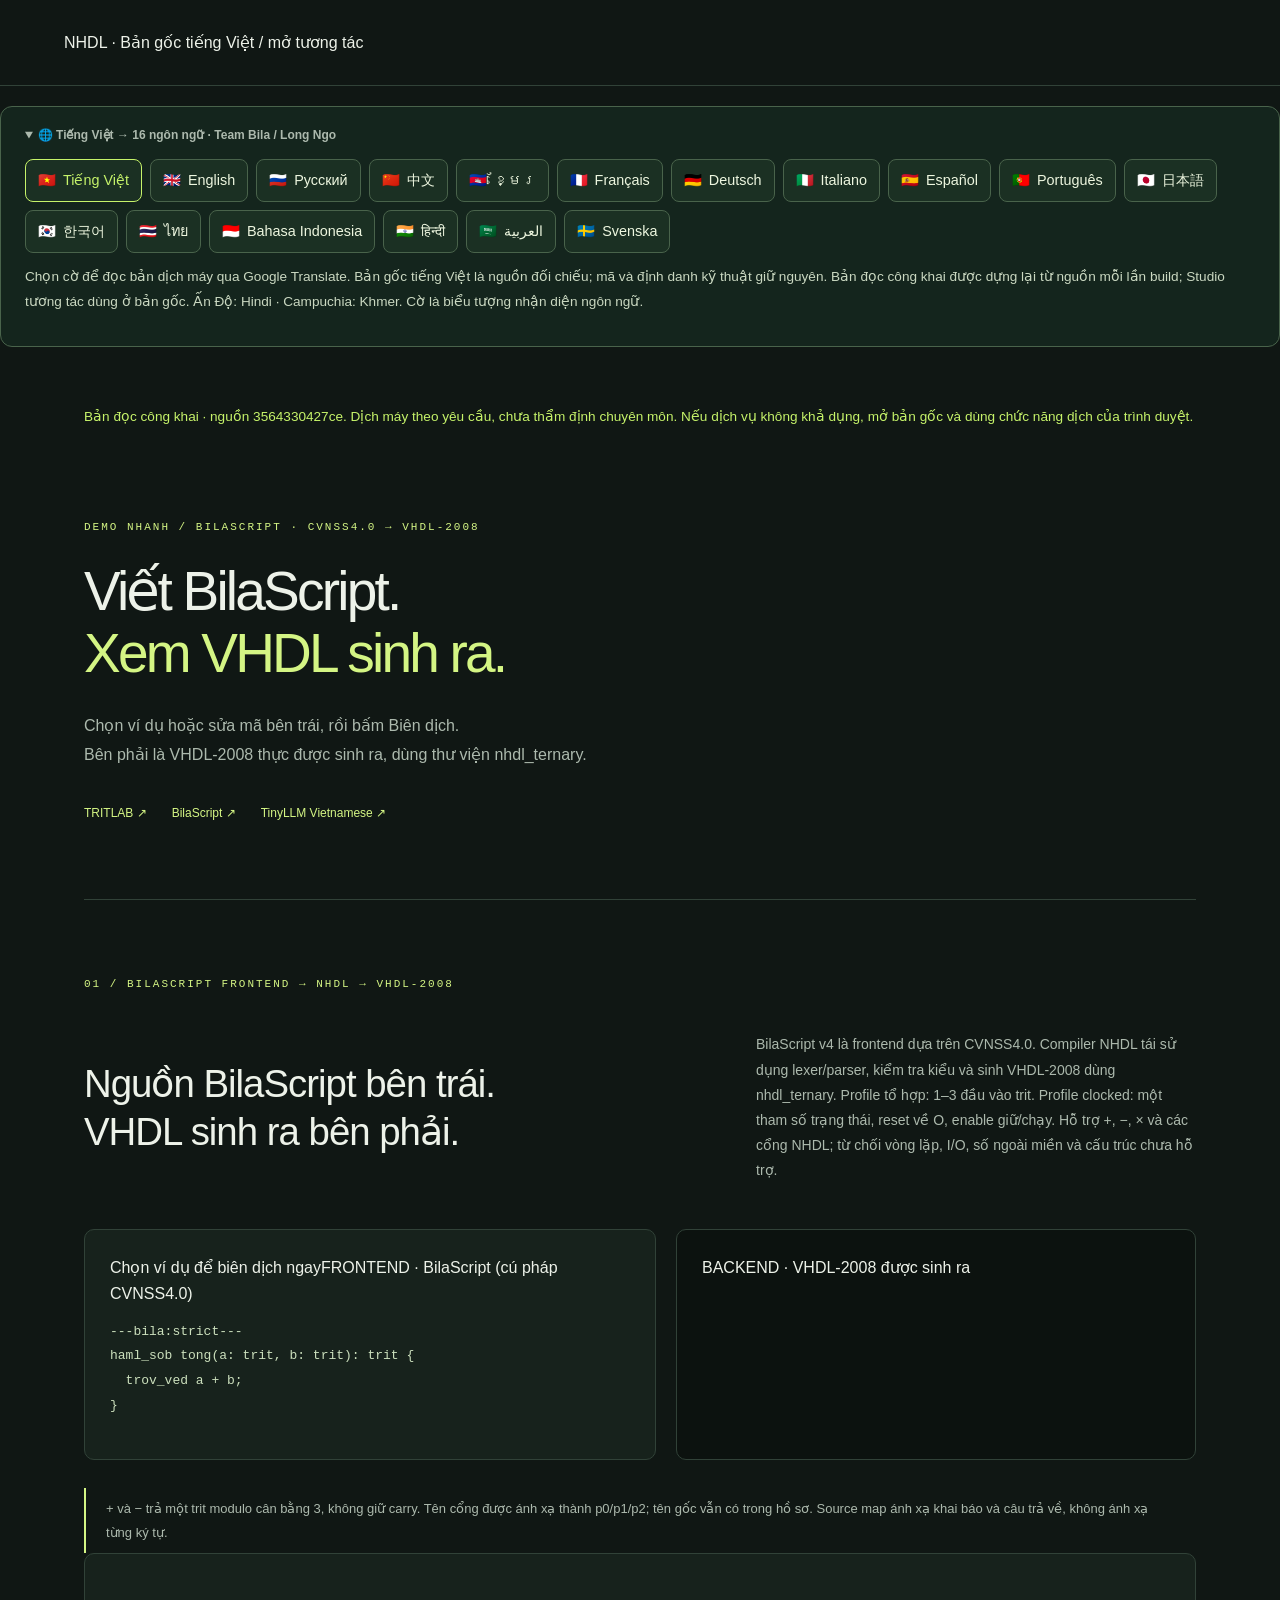
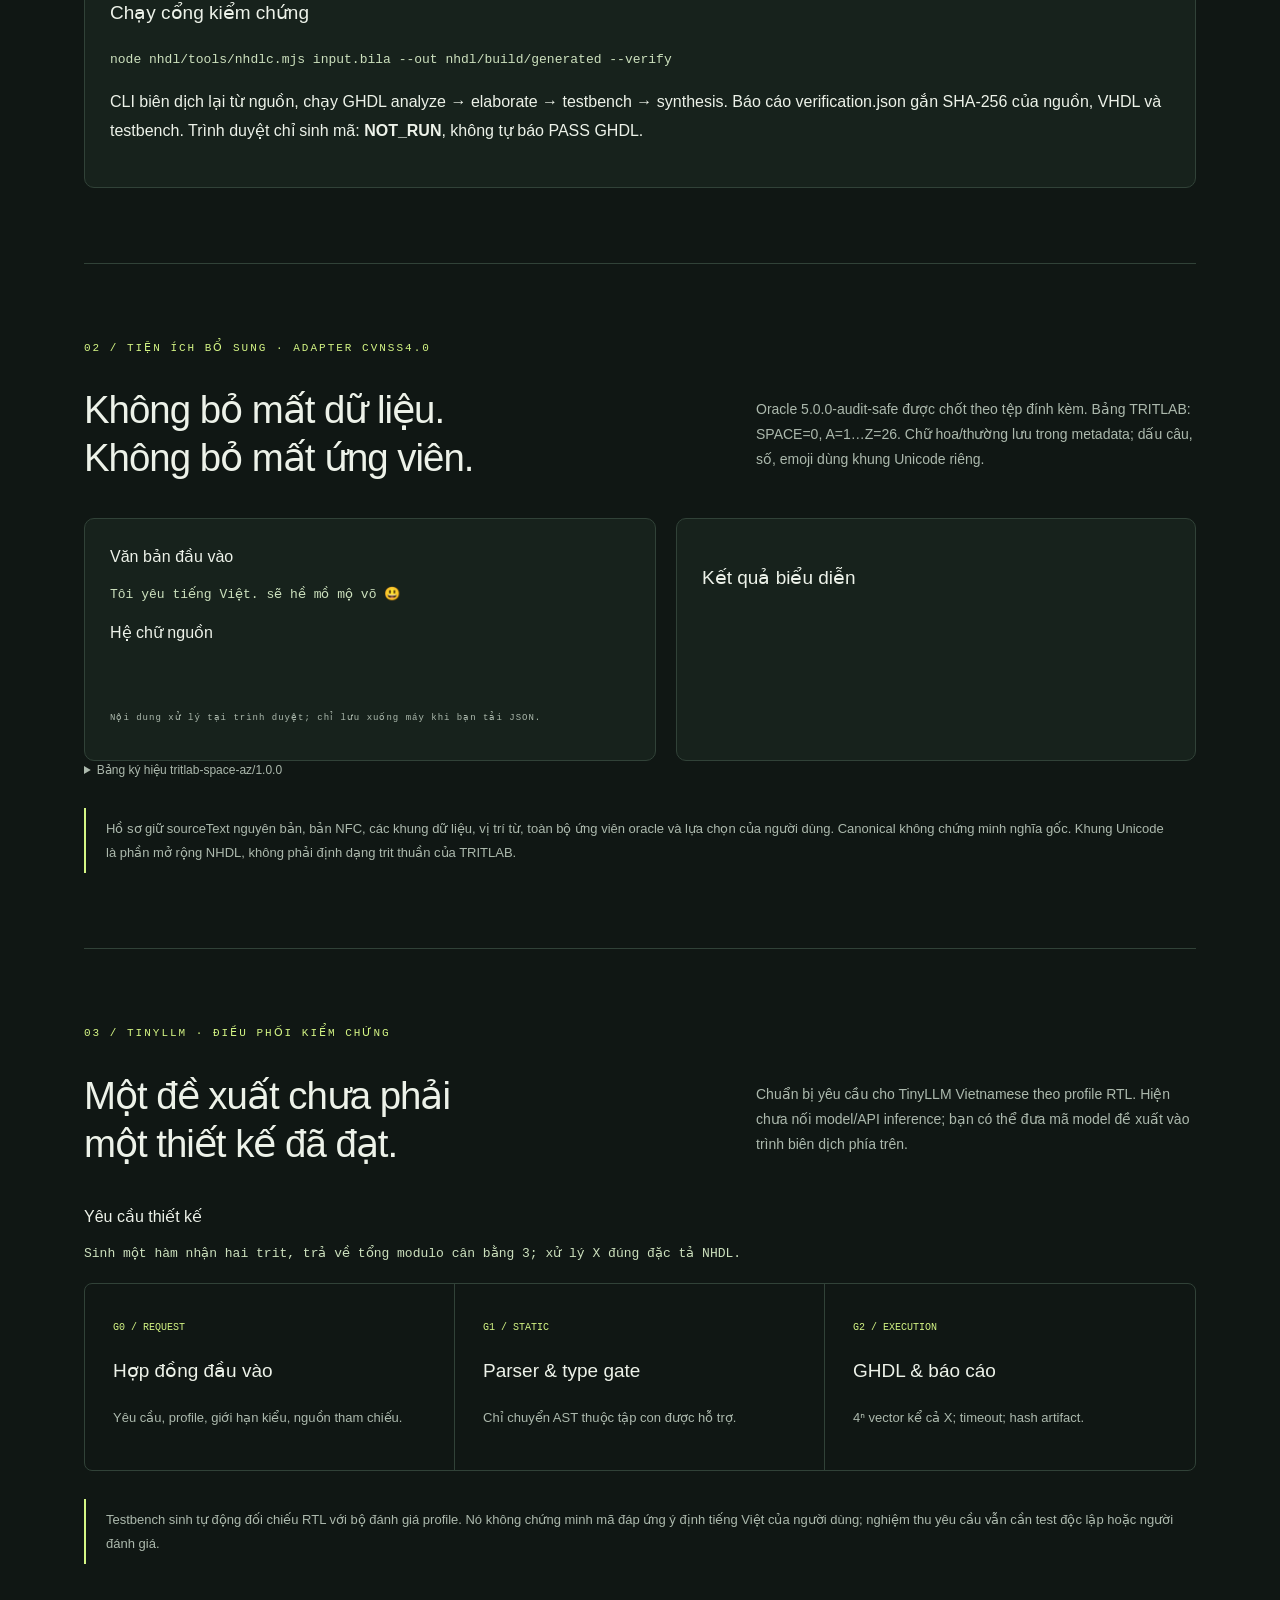
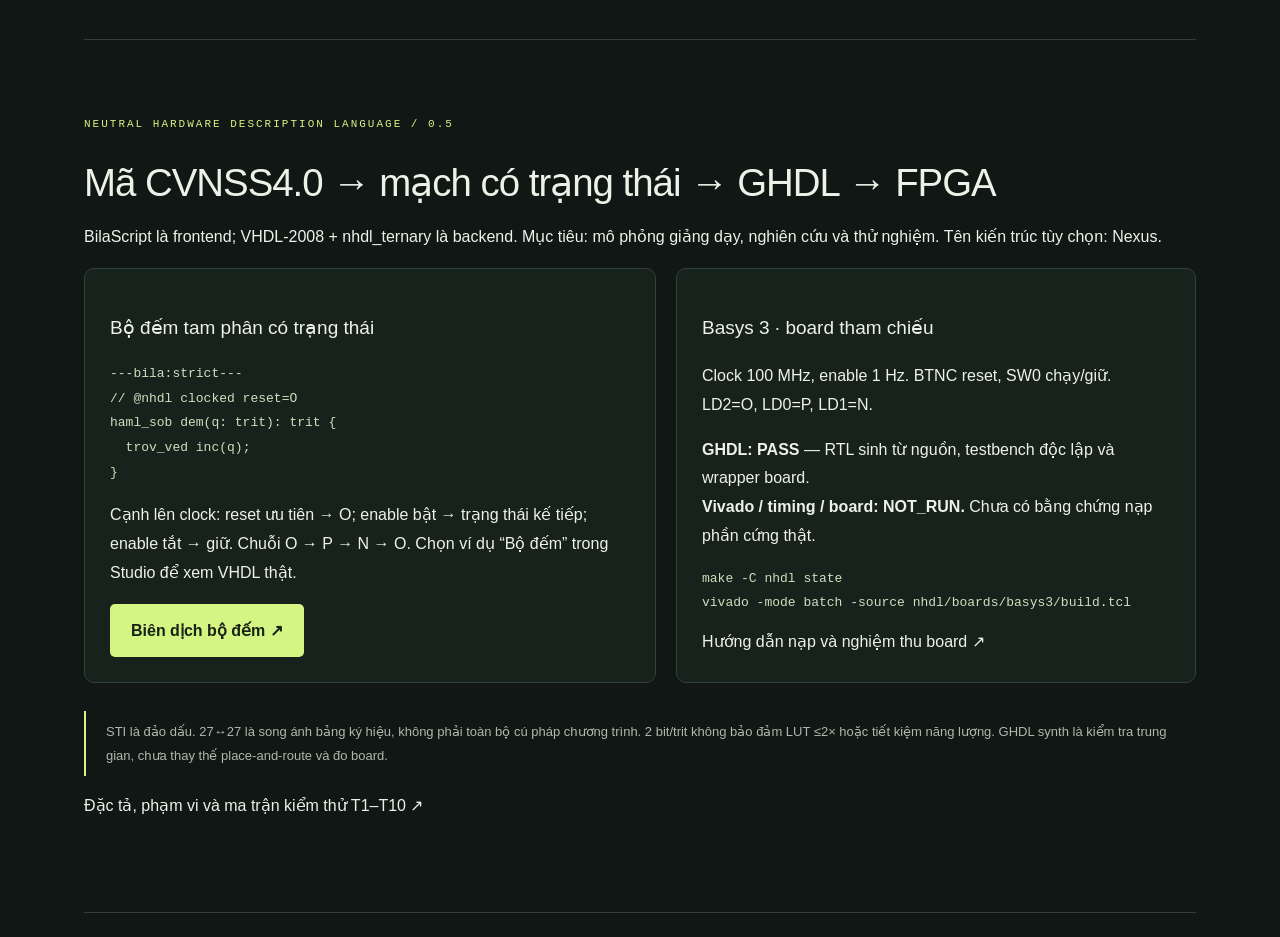
<file: nhdl/site/read/studio.html>
<!doctype html><html lang="vi"><head><meta charset="utf-8"><meta name="viewport" content="width=device-width,initial-scale=1"><title>NHDL · Team Bila / Long Ngo · Bản đọc công khai</title><link rel="stylesheet" href="../style.css"><link rel="stylesheet" href="../i18n/languages.css"></head><body class="reading"><header><a href="https://xulytiengviet.github.io/nhdl/nhdl/site/studio.html">NHDL · Bản gốc tiếng Việt / mở tương tác</a></header><!-- NHDL-LANGUAGES:START --><aside class="language-bar notranslate" translate="no" aria-label="Ngôn ngữ"><details open><summary>🌐 Tiếng Việt → 16 ngôn ngữ · Team Bila / Long Ngo</summary><nav class="language-links" aria-label="Chọn bản dịch"><a href="https://xulytiengviet.github.io/nhdl/nhdl/site/studio.html" lang="vi" title="Tiếng Việt" aria-current="page"><span aria-hidden="true">🇻🇳</span><span dir="auto">Tiếng Việt</span></a><a href="https://translate.google.com/translate?sl=vi&amp;tl=en&amp;u=https%3A%2F%2Fxulytiengviet.github.io%2Fnhdl%2Fnhdl%2Fsite%2Fread%2Fstudio.html%3Fv%3D3564330427ce" lang="en" title="Tiếng Anh"><span aria-hidden="true">🇬🇧</span><span dir="auto">English</span></a><a href="https://translate.google.com/translate?sl=vi&amp;tl=ru&amp;u=https%3A%2F%2Fxulytiengviet.github.io%2Fnhdl%2Fnhdl%2Fsite%2Fread%2Fstudio.html%3Fv%3D3564330427ce" lang="ru" title="Tiếng Nga"><span aria-hidden="true">🇷🇺</span><span dir="auto">Русский</span></a><a href="https://translate.google.com/translate?sl=vi&amp;tl=zh-CN&amp;u=https%3A%2F%2Fxulytiengviet.github.io%2Fnhdl%2Fnhdl%2Fsite%2Fread%2Fstudio.html%3Fv%3D3564330427ce" lang="zh-CN" title="Tiếng Trung giản thể"><span aria-hidden="true">🇨🇳</span><span dir="auto">中文</span></a><a href="https://translate.google.com/translate?sl=vi&amp;tl=km&amp;u=https%3A%2F%2Fxulytiengviet.github.io%2Fnhdl%2Fnhdl%2Fsite%2Fread%2Fstudio.html%3Fv%3D3564330427ce" lang="km" title="Tiếng Khmer — Campuchia"><span aria-hidden="true">🇰🇭</span><span dir="auto">ខ្មែរ</span></a><a href="https://translate.google.com/translate?sl=vi&amp;tl=fr&amp;u=https%3A%2F%2Fxulytiengviet.github.io%2Fnhdl%2Fnhdl%2Fsite%2Fread%2Fstudio.html%3Fv%3D3564330427ce" lang="fr" title="Tiếng Pháp"><span aria-hidden="true">🇫🇷</span><span dir="auto">Français</span></a><a href="https://translate.google.com/translate?sl=vi&amp;tl=de&amp;u=https%3A%2F%2Fxulytiengviet.github.io%2Fnhdl%2Fnhdl%2Fsite%2Fread%2Fstudio.html%3Fv%3D3564330427ce" lang="de" title="Tiếng Đức"><span aria-hidden="true">🇩🇪</span><span dir="auto">Deutsch</span></a><a href="https://translate.google.com/translate?sl=vi&amp;tl=it&amp;u=https%3A%2F%2Fxulytiengviet.github.io%2Fnhdl%2Fnhdl%2Fsite%2Fread%2Fstudio.html%3Fv%3D3564330427ce" lang="it" title="Tiếng Ý"><span aria-hidden="true">🇮🇹</span><span dir="auto">Italiano</span></a><a href="https://translate.google.com/translate?sl=vi&amp;tl=es&amp;u=https%3A%2F%2Fxulytiengviet.github.io%2Fnhdl%2Fnhdl%2Fsite%2Fread%2Fstudio.html%3Fv%3D3564330427ce" lang="es" title="Tiếng Tây Ban Nha"><span aria-hidden="true">🇪🇸</span><span dir="auto">Español</span></a><a href="https://translate.google.com/translate?sl=vi&amp;tl=pt&amp;u=https%3A%2F%2Fxulytiengviet.github.io%2Fnhdl%2Fnhdl%2Fsite%2Fread%2Fstudio.html%3Fv%3D3564330427ce" lang="pt" title="Tiếng Bồ Đào Nha"><span aria-hidden="true">🇵🇹</span><span dir="auto">Português</span></a><a href="https://translate.google.com/translate?sl=vi&amp;tl=ja&amp;u=https%3A%2F%2Fxulytiengviet.github.io%2Fnhdl%2Fnhdl%2Fsite%2Fread%2Fstudio.html%3Fv%3D3564330427ce" lang="ja" title="Tiếng Nhật"><span aria-hidden="true">🇯🇵</span><span dir="auto">日本語</span></a><a href="https://translate.google.com/translate?sl=vi&amp;tl=ko&amp;u=https%3A%2F%2Fxulytiengviet.github.io%2Fnhdl%2Fnhdl%2Fsite%2Fread%2Fstudio.html%3Fv%3D3564330427ce" lang="ko" title="Tiếng Hàn"><span aria-hidden="true">🇰🇷</span><span dir="auto">한국어</span></a><a href="https://translate.google.com/translate?sl=vi&amp;tl=th&amp;u=https%3A%2F%2Fxulytiengviet.github.io%2Fnhdl%2Fnhdl%2Fsite%2Fread%2Fstudio.html%3Fv%3D3564330427ce" lang="th" title="Tiếng Thái"><span aria-hidden="true">🇹🇭</span><span dir="auto">ไทย</span></a><a href="https://translate.google.com/translate?sl=vi&amp;tl=id&amp;u=https%3A%2F%2Fxulytiengviet.github.io%2Fnhdl%2Fnhdl%2Fsite%2Fread%2Fstudio.html%3Fv%3D3564330427ce" lang="id" title="Tiếng Indonesia"><span aria-hidden="true">🇮🇩</span><span dir="auto">Bahasa Indonesia</span></a><a href="https://translate.google.com/translate?sl=vi&amp;tl=hi&amp;u=https%3A%2F%2Fxulytiengviet.github.io%2Fnhdl%2Fnhdl%2Fsite%2Fread%2Fstudio.html%3Fv%3D3564330427ce" lang="hi" title="Tiếng Hindi — Ấn Độ"><span aria-hidden="true">🇮🇳</span><span dir="auto">हिन्दी</span></a><a href="https://translate.google.com/translate?sl=vi&amp;tl=ar&amp;u=https%3A%2F%2Fxulytiengviet.github.io%2Fnhdl%2Fnhdl%2Fsite%2Fread%2Fstudio.html%3Fv%3D3564330427ce" lang="ar" title="Tiếng Ả Rập"><span aria-hidden="true">🇸🇦</span><span dir="auto">العربية</span></a><a href="https://translate.google.com/translate?sl=vi&amp;tl=sv&amp;u=https%3A%2F%2Fxulytiengviet.github.io%2Fnhdl%2Fnhdl%2Fsite%2Fread%2Fstudio.html%3Fv%3D3564330427ce" lang="sv" title="Tiếng Thụy Điển"><span aria-hidden="true">🇸🇪</span><span dir="auto">Svenska</span></a></nav><p>Chọn cờ để đọc bản dịch máy qua Google Translate. Bản gốc tiếng Việt là nguồn đối chiếu; mã và định danh kỹ thuật giữ nguyên. Bản đọc công khai được dựng lại từ nguồn mỗi lần build; Studio tương tác dùng ở bản gốc. Ấn Độ: Hindi · Campuchia: Khmer. Cờ là biểu tượng nhận diện ngôn ngữ.</p></details></aside><!-- NHDL-LANGUAGES:END --><main><p class="source-revision">Bản đọc công khai · nguồn <span translate="no">3564330427ce</span>. Dịch máy theo yêu cầu, chưa thẩm định chuyên môn. Nếu dịch vụ không khả dụng, mở bản gốc và dùng chức năng dịch của trình duyệt.</p><section class="studio-hero"><p class="eyebrow">DEMO NHANH / BILASCRIPT · CVNSS4.0 → VHDL-2008</p><h1>Viết BilaScript.<br><span>Xem VHDL sinh ra.</span></h1><p class="lead">Chọn ví dụ hoặc sửa mã bên trái, rồi bấm Biên dịch.<br>Bên phải là VHDL-2008 thực được sinh ra, dùng thư viện nhdl_ternary.</p><div class="references"><a href="https://xulytiengviet.github.io/trit/cvnss.html">TRITLAB ↗</a><a href="https://github.com/xulytiengviet/bilascript">BilaScript ↗</a><a href="https://xulytiengviet.github.io/TinyLLM_Vietnamese/">TinyLLM Vietnamese ↗</a></div></section>
<section id="frontend"><p class="eyebrow">01 / BILASCRIPT FRONTEND → NHDL → VHDL-2008</p><div class="section-head"><h2>Nguồn BilaScript bên trái.<br>VHDL sinh ra bên phải.</h2><p>BilaScript v4 là frontend dựa trên CVNSS4.0. Compiler NHDL tái sử dụng lexer/parser, kiểm tra kiểu và sinh VHDL-2008 dùng nhdl_ternary. Profile tổ hợp: 1–3 đầu vào trit. Profile clocked: một tham số trạng thái, reset về O, enable giữ/chạy. Hỗ trợ +, −, × và các cổng NHDL; từ chối vòng lặp, I/O, số ngoài miền và cấu trúc chưa hỗ trợ.</p></div><div class="lab-grid"><div class="panel"><label for="demo-example">Chọn ví dụ để biên dịch ngay</label><label for="bila-source">FRONTEND · BilaScript (cú pháp CVNSS4.0)</label><pre translate="no" class="notranslate">---bila:strict---
haml_sob tong(a: trit, b: trit): trit {
  trov_ved a + b;
}</pre><p id="compile-status" role="status"></p></div><div class="panel code-panel"><label for="artifact">BACKEND · VHDL-2008 được sinh ra</label><pre translate="no" class="notranslate" id="compiled"></pre><div class="actions"></div></div></div><p class="callout">+ và − trả một trit modulo cân bằng 3, không giữ carry. Tên cổng được ánh xạ thành p0/p1/p2; tên gốc vẫn có trong hồ sơ. Source map ánh xạ khai báo và câu trả về, không ánh xạ từng ký tự.</p><div class="panel"><h3>Chạy cổng kiểm chứng</h3><pre translate="no" class="notranslate">node nhdl/tools/nhdlc.mjs input.bila --out nhdl/build/generated --verify</pre><p>CLI biên dịch lại từ nguồn, chạy GHDL analyze → elaborate → testbench → synthesis. Báo cáo verification.json gắn SHA-256 của nguồn, VHDL và testbench. Trình duyệt chỉ sinh mã: <b>NOT_RUN</b>, không tự báo PASS GHDL.</p></div></section>
<section id="vietnamese"><p class="eyebrow">02 / TIỆN ÍCH BỔ SUNG · ADAPTER CVNSS4.0</p><div class="section-head"><h2>Không bỏ mất dữ liệu.<br>Không bỏ mất ứng viên.</h2><p>Oracle 5.0.0-audit-safe được chốt theo tệp đính kèm. Bảng TRITLAB: SPACE=0, A=1…Z=26. Chữ hoa/thường lưu trong metadata; dấu câu, số, emoji dùng khung Unicode riêng.</p></div><div class="lab-grid"><div class="panel"><label for="vi-source">Văn bản đầu vào</label><pre translate="no" class="notranslate">Tôi yêu tiếng Việt. sẽ hề mồ mộ võ 😃</pre><label for="vi-mode">Hệ chữ nguồn</label><div class="actions"></div><p class="note">Nội dung xử lý tại trình duyệt; chỉ lưu xuống máy khi bạn tải JSON.</p></div><div class="panel"><h3>Kết quả biểu diễn</h3><p id="vi-status" role="status"></p><pre translate="no" class="notranslate" id="vi-output"></pre></div></div><div id="candidates" class="candidate-list"></div><details><summary>Bảng ký hiệu tritlab-space-az/1.0.0</summary><div class="table-scroll"><table><thead><tr><th>ID</th><th>Ký hiệu</th><th>Trit cao → thấp</th></tr></thead><tbody id="alphabet"></tbody></table></div></details><p class="callout">Hồ sơ giữ sourceText nguyên bản, bản NFC, các khung dữ liệu, vị trí từ, toàn bộ ứng viên oracle và lựa chọn của người dùng. Canonical không chứng minh nghĩa gốc. Khung Unicode là phần mở rộng NHDL, không phải định dạng trit thuần của TRITLAB.</p></section>
<section id="assistant"><p class="eyebrow">03 / TINYLLM · ĐIỀU PHỐI KIỂM CHỨNG</p><div class="section-head"><h2>Một đề xuất chưa phải<br>một thiết kế đã đạt.</h2><p>Chuẩn bị yêu cầu cho TinyLLM Vietnamese theo profile RTL. Hiện chưa nối model/API inference; bạn có thể đưa mã model đề xuất vào trình biên dịch phía trên.</p></div><label for="assistant-prompt">Yêu cầu thiết kế</label><pre translate="no" class="notranslate">Sinh một hàm nhận hai trit, trả về tổng modulo cân bằng 3; xử lý X đúng đặc tả NHDL.</pre><p id="assistant-status" role="status"></p><div class="pipeline"><div><small>G0 / REQUEST</small><h3>Hợp đồng đầu vào</h3><p>Yêu cầu, profile, giới hạn kiểu, nguồn tham chiếu.</p></div><div><small>G1 / STATIC</small><h3>Parser & type gate</h3><p>Chỉ chuyển AST thuộc tập con được hỗ trợ.</p></div><div><small>G2 / EXECUTION</small><h3>GHDL & báo cáo</h3><p>4ⁿ vector kể cả X; timeout; hash artifact.</p></div></div><p class="callout">Testbench sinh tự động đối chiếu RTL với bộ đánh giá profile. Nó không chứng minh mã đáp ứng ý định tiếng Việt của người dùng; nghiệm thu yêu cầu vẫn cần test độc lập hoặc người đánh giá.</p></section><section id="fpga"><p class="eyebrow">NEUTRAL HARDWARE DESCRIPTION LANGUAGE / 0.5</p><h2>Mã CVNSS4.0 → mạch có trạng thái → GHDL → FPGA</h2><p>BilaScript là frontend; VHDL-2008 + nhdl_ternary là backend. Mục tiêu: mô phỏng giảng dạy, nghiên cứu và thử nghiệm. Tên kiến trúc tùy chọn: Nexus.</p><div class="lab-grid"><div class="panel"><h3>Bộ đếm tam phân có trạng thái</h3><pre translate="no" class="notranslate">---bila:strict---
// @nhdl clocked reset=O
haml_sob dem(q: trit): trit {
  trov_ved inc(q);
}</pre><p>Cạnh lên clock: reset ưu tiên → O; enable bật → trạng thái kế tiếp; enable tắt → giữ. Chuỗi O → P → N → O. Chọn ví dụ “Bộ đếm” trong Studio để xem VHDL thật.</p><a class="button" href="https://xulytiengviet.github.io/nhdl/nhdl/site/studio.html#frontend">Biên dịch bộ đếm ↗</a></div><div class="panel"><h3>Basys 3 · board tham chiếu</h3><p>Clock 100 MHz, enable 1 Hz. BTNC reset, SW0 chạy/giữ. LD2=O, LD0=P, LD1=N.</p><p><b>GHDL: PASS</b> — RTL sinh từ nguồn, testbench độc lập và wrapper board.<br><b>Vivado / timing / board: NOT_RUN.</b> Chưa có bằng chứng nạp phần cứng thật.</p><pre translate="no" class="notranslate">make -C nhdl state
vivado -mode batch -source nhdl/boards/basys3/build.tcl</pre><a href="https://github.com/xulytiengviet/nhdl/blob/master/nhdl/boards/basys3/README.md">Hướng dẫn nạp và nghiệm thu board ↗</a></div></div><p class="callout">STI là đảo dấu. 27↔27 là song ánh bảng ký hiệu, không phải toàn bộ cú pháp chương trình. 2 bit/trit không bảo đảm LUT ≤2× hoặc tiết kiệm năng lượng. GHDL synth là kiểm tra trung gian, chưa thay thế place-and-route và đo board.</p><p><a href="https://github.com/xulytiengviet/nhdl/blob/master/nhdl/docs/SPEC.md">Đặc tả, phạm vi và ma trận kiểm thử T1–T10 ↗</a></p></section></main></body></html>
</file>
<file: nhdl/site/style.css>
:root{--bg:#101714;--panel:#17221c;--line:#314238;--text:#edf2e9;--muted:#acb9ad;--lime:#d4f584;--orange:#efa887}*{box-sizing:border-box}html{scroll-behavior:smooth;scroll-padding-top:90px}body{margin:0;background:var(--bg);color:var(--text);font-family:Arial,Helvetica,sans-serif;line-height:1.6}a{color:inherit;text-decoration:none}a:hover{color:var(--lime)}button,select,input{font:inherit}button,select{color:var(--text);background:var(--bg);border:1px solid var(--line);border-radius:6px;padding:9px 12px}button{cursor:pointer}a:focus-visible,button:focus-visible,select:focus-visible,input:focus-visible,summary:focus-visible{outline:2px solid var(--lime);outline-offset:5px}header{height:86px;display:flex;align-items:center;justify-content:space-between;gap:25px;border-bottom:1px solid var(--line);padding:0 5%;background:var(--bg)}.brand{font-size:26px;letter-spacing:-1.5px;font-weight:800}.brand>span:not(.version){color:var(--lime)}.version{color:var(--muted);font:12px monospace;letter-spacing:0}nav{display:flex;gap:28px;font-size:14px}.source{font-size:13px;border:1px solid var(--line);padding:9px 16px;border-radius:30px}main{max-width:1440px;margin:auto;padding:0 5%}.hero{display:grid;grid-template-columns:1.2fr 1fr;gap:55px;align-items:center;padding:90px 0 66px}.eyebrow{font:11px/1.6 monospace;letter-spacing:2px;color:var(--lime);margin:0 0 24px}h1{font-size:clamp(38px,4.3vw,68px);line-height:1.12;letter-spacing:-2.8px;margin:0 0 27px;font-weight:500}h1 span{color:var(--lime)}.lead{font-size:16px;color:var(--muted);max-width:580px}.actions{display:flex;align-items:center;gap:25px;margin:32px 0;font-size:13px}.button{display:inline-flex;gap:35px;padding:14px 21px;background:var(--lime);color:#172114;border-radius:5px;font-weight:bold}.button:hover{color:#172114;background:#e2ffa7}.note{font:9px monospace;letter-spacing:1px;color:var(--muted)}.schematic{border:1px solid var(--line);border-radius:16px;padding:25px;background:radial-gradient(ellipse at center,#263627,var(--panel));position:relative}.schematic-top,.schematic-bottom{display:flex;justify-content:space-between;font:10px monospace;color:var(--muted)}.trits{display:flex;justify-content:center;gap:20px;padding:38px 0 0}.trits>div{display:flex;flex-direction:column;text-align:center;font-size:25px;border:1px solid var(--line);width:95px;padding:12px;border-radius:40px;background:#17221c}.trits strong{font-size:36px;font-weight:400}.trits small{font:11px monospace;margin-top:6px}.negative{color:var(--orange)}.positive{color:var(--lime)}.wire{height:35px;border-left:1px solid var(--lime);width:1px;margin:auto}.chip{margin:0 auto 35px;border:1px solid #8da662;text-align:center;padding:14px;width:210px;font:19px monospace;border-radius:6px;background:#1f2c20;box-shadow:0 0 35px #caff6410}.chip small{display:block;font-size:9px;letter-spacing:2px;margin-top:8px;color:var(--muted)}.facts{display:grid;grid-template-columns:repeat(4,1fr);border-block:1px solid var(--line)}.facts>div{display:flex;gap:16px;align-items:center;padding:26px 20px;border-right:1px solid var(--line)}.facts>div:last-child{border:0}.facts b{font:30px monospace;color:var(--lime)}.facts span{font-size:12px;color:var(--muted)}section:not(.hero){padding:75px 0;border-bottom:1px solid var(--line)}h2{font-size:clamp(27px,3vw,42px);line-height:1.25;font-weight:500;letter-spacing:-1px;margin:0}h3{font-size:19px;font-weight:500}.section-head{display:flex;justify-content:space-between;align-items:center;gap:50px;margin-bottom:32px}.section-head p{max-width:440px;color:var(--muted);font-size:14px}.pipeline{display:grid;grid-template-columns:repeat(3,1fr);border:1px solid var(--line);border-radius:8px;overflow:hidden}.pipeline>div{padding:28px;border-right:1px solid var(--line)}.pipeline>div:last-child{border:0}.pipeline small{font:10px monospace;color:var(--lime)}.pipeline p{font-size:13px;color:var(--muted)}.callout{border-left:2px solid var(--lime);padding:9px 20px;color:var(--muted);font-size:13px;margin:28px 0 0}.lab-grid{display:grid;grid-template-columns:1.1fr 1fr;gap:20px}.panel{background:var(--panel);border:1px solid var(--line);border-radius:10px;padding:25px;min-width:0}.panel-title{display:flex;align-items:center;justify-content:space-between;gap:16px}.panel-title h3{font-size:15px;margin:0}.panel-title>span{font:9px monospace;color:var(--lime)}.inputs{display:flex;gap:16px;margin-top:25px}.inputs label{flex:1;font:12px monospace;color:var(--muted)}select{display:block;width:100%;margin-top:8px}#result{padding:25px 0}#result .outputs{display:flex;gap:14px}#result .outputs>div{flex:1;border:1px solid var(--line);padding:16px;border-radius:6px;font:11px monospace;color:var(--muted)}#result strong{display:block;font-size:30px;color:var(--lime)}#result p{font:13px monospace;color:var(--muted)}pre{white-space:pre;overflow:auto;font:13px/1.9 monospace;color:#cce0bd}.code-panel{background:#0c120f}.code-panel button{font-size:11px}#copy-status{font-size:11px;color:var(--lime)}summary{cursor:pointer;font-size:12px;color:var(--muted)}.table-scroll{overflow:auto}table{border-collapse:collapse;width:100%;font-size:13px;text-align:left}th,td{padding:13px;border-bottom:1px solid var(--line)}th{color:var(--muted);font-size:11px;text-transform:uppercase;font-weight:normal}.base27{display:grid;grid-template-columns:1fr 1fr;gap:60px;background:#1c291f;border:1px solid var(--line);border-radius:10px;padding:28px;margin-top:20px}.base27 p{font-size:13px;color:var(--muted);margin-bottom:0}.base27 .eyebrow{margin-bottom:10px;color:var(--lime)}.base27 h3{margin:0}.base27 label{font:12px monospace;display:flex;justify-content:space-between}.base27 output{color:var(--lime)}input[type=range]{width:100%;accent-color:var(--lime);margin:22px 0}#triad{font:22px monospace;color:var(--lime)}#triad small{display:block;font:11px monospace;color:var(--muted);margin-top:8px}.tag{font-size:10px;color:var(--lime);white-space:nowrap}.pending{color:var(--orange)}.eco{display:grid;grid-template-columns:repeat(3,1fr);gap:30px}.eco article{border-top:1px solid var(--line);padding-top:22px}.eco article>span{font:12px monospace;color:var(--lime)}.eco p{font-size:14px;color:var(--muted)}.eco small{font-size:11px;color:var(--orange)}.getting-started{display:grid;grid-template-columns:1fr 1fr;gap:40px}.getting-started p{font-size:14px;color:var(--muted)}.getting-started a{font-size:13px;color:var(--lime)}.getting-started pre{background:#0c120f;border:1px solid var(--line);padding:25px;border-radius:8px;align-self:center}.roadmap{display:grid;grid-template-columns:repeat(3,1fr);gap:30px}.roadmap b,.roadmap span{display:block;font-size:14px}.roadmap span{color:var(--muted);font-size:13px;margin-top:12px}.references{display:flex;flex-wrap:wrap;gap:25px;margin-top:35px;font-size:12px;color:var(--lime)}footer{max-width:1440px;margin:auto;padding:30px 5%;display:flex;align-items:center;justify-content:space-between;gap:20px}footer p,footer>a:last-child{font-size:11px;color:var(--muted)}@media(max-width:850px){nav{gap:13px;font-size:12px}.hero{grid-template-columns:1fr;padding-top:50px}.schematic{max-width:540px;width:100%;justify-self:center}.section-head{display:block}.section-head p{max-width:100%}.facts{grid-template-columns:1fr 1fr}.facts>div:nth-child(2){border-right:0}.lab-grid,.base27,.getting-started{grid-template-columns:1fr}.eco,.pipeline,.roadmap{gap:15px}.pipeline>div{padding:18px}}@media(max-width:560px){header{height:auto;flex-wrap:wrap;padding:18px 5%;gap:15px}nav{order:3;width:100%;justify-content:space-between}.hero{gap:35px}h1{letter-spacing:-1.5px}.actions{gap:18px;flex-wrap:wrap}.facts>div{padding:16px 8px;gap:12px}.facts b{font-size:24px}.facts span{font-size:10px}.pipeline,.eco,.roadmap{grid-template-columns:1fr}.pipeline>div{border-right:0;border-bottom:1px solid var(--line)}section:not(.hero){padding:48px 0}.base27{gap:25px;padding:22px}.panel{padding:19px}.inputs{gap:8px}select{padding:8px 4px;font-size:12px}.trits{gap:12px}.trits>div{width:80px}.schematic-top{font-size:8px}footer{flex-wrap:wrap}.spec-table{min-width:650px}.getting-started pre{font-size:11px;padding:16px}}@media(prefers-reduced-motion:reduce){html{scroll-behavior:auto}}
</file>
<file: nhdl/site/i18n/languages.css>
.language-bar{max-width:1320px;margin:20px auto;padding:18px 24px;border:1px solid #49634b;border-radius:12px;background:#14251d;color:#e8f1df}.language-bar summary{cursor:pointer;font-weight:700;line-height:1.7}.language-links{display:flex;flex-wrap:wrap;gap:8px;margin-top:14px}.language-links a{display:inline-flex;gap:7px;align-items:center;color:#edf6df;text-decoration:none;padding:9px 12px;border:1px solid #49634b;border-radius:8px;font-size:.9rem;background:#1b3023}.language-links a:hover,.language-links a:focus-visible{outline:2px solid #c6f36a;background:#29432a}.language-links a[aria-current]{border-color:#c6f36a;color:#c6f36a}.language-bar p{font-size:.85rem;line-height:1.7;color:#cad8c1;margin-top:12px}.publication{border-top:1px solid #49634b}.publication h2{font-size:clamp(1.8rem,4vw,3rem)}.reading main{max-width:1160px;margin:auto;padding:24px}.reading article{border-bottom:1px solid #49634b;padding:22px 0}.reading pre{white-space:pre-wrap;overflow-wrap:anywhere}.reading input,.reading select,.reading button,.reading .pagination,.reading .inputs{display:none}.reading header{position:static}.reading :is(p,li){line-height:1.8}.source-revision{font-size:.85rem;color:#c6f36a;overflow-wrap:anywhere}@media(max-width:700px){.language-bar{margin:12px;padding:14px}.language-links a{padding:8px;font-size:.83rem}.reading main{padding:16px}}
</file>
<file: nhdl/site/challenges.css>
.challenge-hero{padding-bottom:24px}.challenge-hero h1{font-size:clamp(2.5rem,6vw,5rem);line-height:1.12;margin:20px 0}.challenge-hero h1 span{color:#c6f36a}.challenge-hero .lead{max-width:850px}.challenge-filters{display:grid;grid-template-columns:2fr 1.5fr 1.5fr 1.2fr auto;gap:14px;align-items:end;margin:28px 0}.challenge-filters label{display:flex;flex-direction:column;gap:8px;font-size:.85rem}.challenge-filters input,.challenge-filters select{width:100%;min-width:0;background:#14251f;color:#edf4e8;border:1px solid #486451;border-radius:8px;padding:12px;font:inherit}.challenge-filters button,.pagination button{padding:12px 16px;border:1px solid #6d885d;border-radius:8px;background:#20362a;color:#edf4e8;cursor:pointer}.challenge-filters :focus-visible,.pagination :focus-visible,summary:focus-visible{outline:3px solid #c6f36a;outline-offset:3px}.challenge-grid{display:grid;grid-template-columns:repeat(2,minmax(0,1fr));gap:18px}.challenge-card{padding:22px;border:1px solid #395343;border-radius:12px;background:#11231b;overflow-wrap:anywhere}.challenge-card .card-meta{display:flex;flex-wrap:wrap;gap:10px;align-items:center;font-size:.78rem;color:#cad6c6}.challenge-card .card-id{font-size:.9rem;color:#c6f36a;font-weight:800}.challenge-card h3{font-size:1.15rem;margin:16px 0;line-height:1.45}.challenge-card h4{font-size:.9rem;margin:14px 0 8px;color:#c6f36a}.challenge-card p{font-size:.94rem;line-height:1.7;color:#d0dccd}.challenge-card summary{cursor:pointer;color:#dfedc3;font-weight:600;padding:12px 0}.challenge-card details[open]{border-top:1px solid #395343;margin-top:12px}.challenge-card .state{color:#ffe1a3;border:1px solid #796337;padding:3px 8px;border-radius:5px}.pagination{display:flex;justify-content:center;align-items:center;gap:22px;margin:28px 0}.pagination button:disabled{opacity:.4;cursor:default}.catalog-notes{margin-bottom:64px}.catalog-notes h2{font-size:1.6rem}.catalog-notes p{max-width:1000px;line-height:1.8}.empty-state{grid-column:1/-1;padding:38px;border:1px dashed #799766;border-radius:10px;text-align:center;color:#d0dccd}#results-status{min-height:28px;color:#c6f36a}.facts b{font-variant-numeric:tabular-nums}@media(max-width:1050px){.challenge-filters{grid-template-columns:1fr 1fr}.challenge-filters label:first-child{grid-column:1/-1}}@media(max-width:650px){.challenge-grid{grid-template-columns:1fr}.challenge-filters{grid-template-columns:1fr}.pagination{gap:10px;font-size:.85rem}.pagination button{padding:10px}.challenge-card{padding:18px}}
</file>
<file: nhdl/site/studio.css>
.studio-hero{padding:65px 0!important}.studio-hero h1{font-size:clamp(36px,5vw,64px)}textarea{display:block;width:100%;margin:10px 0 20px;background:#0c120f;color:var(--text);border:1px solid var(--line);border-radius:7px;padding:16px;resize:vertical;font:14px/1.7 monospace}label{font-size:13px;color:var(--muted)}button:disabled{opacity:.45;cursor:not-allowed}.candidate-list{display:grid;grid-template-columns:repeat(auto-fit,minmax(230px,1fr));gap:16px;margin:24px 0}.candidate-list article{border:1px solid var(--line);border-radius:6px;padding:16px}.candidate-list p{font:12px monospace;color:var(--orange)}.candidate-list select{max-width:100%}#vi-output,#compiled{max-height:420px;overflow:auto;white-space:pre-wrap;overflow-wrap:anywhere}#vi-status,#compile-status,#assistant-status{font-size:13px;color:var(--lime)}.panel>p{font-size:13px;color:var(--muted)}.actions{flex-wrap:wrap}.button{border:0}textarea:focus-visible{outline:2px solid var(--lime);outline-offset:3px}

#demo-example{margin:10px 0 20px}#frontend .panel>label{display:block}#frontend #compiled{min-height:240px}
</file>
